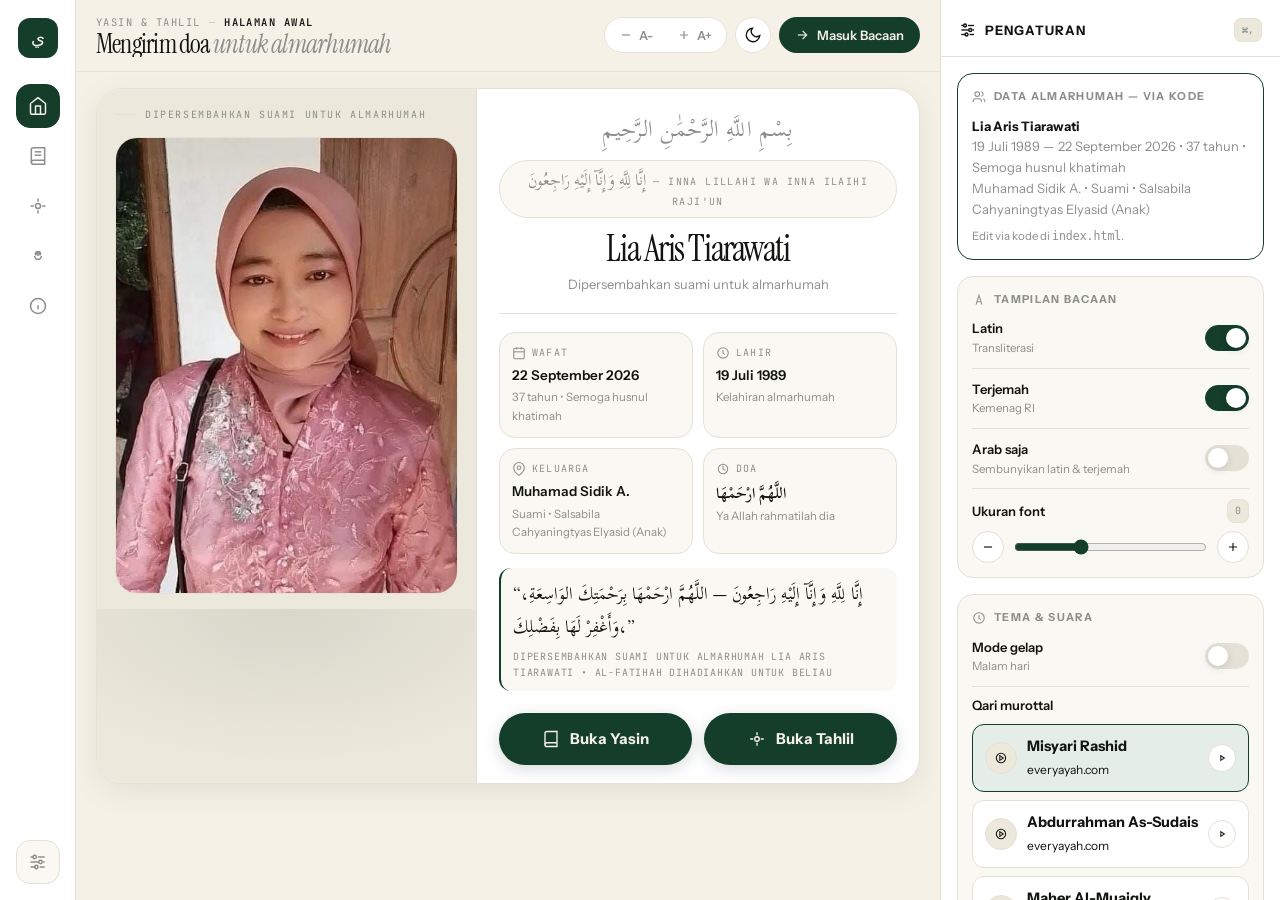
<file: index.html>
<!DOCTYPE html>
<html lang="id">
<head>
<meta charset="utf-8">
<meta name="viewport" content="width=device-width, initial-scale=1, viewport-fit=cover">
<meta name="description" content="Yasin & Tahlil untuk mengenang Lia Aris Tiarawati (1989–2026) — Dipersembahkan suami untuk almarhumah">
<meta name="theme-color" content="#143D2A">
<title>Yasin & Tahlil — Lia Aris Tiarawati</title>
<link href="https://fonts.googleapis.com/css2?family=Instrument+Serif:ital@0;1&family=Instrument+Sans:wght@400;500;600;700&family=Scheherazade+New:wght@400;700&family=JetBrains+Mono:wght@400;500&display=swap" rel="stylesheet">
<style>

:root{
  --paper:#F6F1E7; --paper-2:#EDE8DC; --ink:#111410; --muted:#8B8F8B; --line:#E6E1D6;
  --card:#FFFFFF; --card-2:#FAF8F3; --accent:#143D2A; --accent-hover:#0F2E1F; --accent-soft:#E4EDE7;
  --gold:#C9A86A; --gold-soft:#F5ECD8; --r-lg:22px; --r-md:16px; --r-pill:999px;
  --arab:31px; --base:14.5px; --shadow:0 8px 32px rgba(17,20,16,.07); --shadow-lg:0 16px 48px rgba(17,20,16,.12);
}
[data-theme="dark"]{
  --paper:#0D1712; --paper-2:#122017; --ink:#EDEEE8; --muted:#8A9A8E; --line:#1E3326;
  --card:#17291E; --card-2:#1B3023; --accent:#D9EADF; --accent-hover:#C5DDCB; --accent-soft:#1E3326;
  --gold:#C9A86A; --gold-soft:#2A2416;
}
*{box-sizing:border-box;margin:0;padding:0}
html{scroll-behavior:smooth;overflow-x:hidden;max-width:100%}
body{font-family:'Instrument Sans',system-ui,sans-serif;background:var(--paper);color:var(--ink);font-size:var(--base);line-height:1.6;-webkit-font-smoothing:antialiased;overflow-x:hidden;max-width:100vw}
button{font-family:inherit}
.ico{width:18px;height:18px;display:inline-block;flex-shrink:0}
.ico-14{width:14px;height:14px}
.ico-20{width:20px;height:20px}

/* SHELL */
.shell{max-width:1280px;margin:0 auto;display:grid;grid-template-columns:76px 1fr 340px;min-height:100vh;max-width:100vw;overflow:hidden}
.rail{position:sticky;top:0;height:100vh;border-right:1px solid var(--line);background:var(--card);display:flex;flex-direction:column;align-items:center;padding:18px 0 16px;gap:8px;z-index:20}
.rail-logo{width:40px;height:40px;background:var(--accent);color:var(--paper);border-radius:12px;display:grid;place-items:center;font-family:'Instrument Serif',serif;font-size:18px}
[data-theme="dark"] .rail-logo{background:var(--accent);color:#0D1712}
.rail-nav{display:flex;flex-direction:column;gap:6px;margin-top:18px;flex:1}
.rail-btn{width:44px;height:44px;border-radius:14px;border:1px solid transparent;background:transparent;display:grid;place-items:center;cursor:pointer;color:var(--muted);transition:.18s}
.rail-btn:hover{background:var(--card-2);border-color:var(--line);color:var(--ink)}
.rail-btn.active{background:var(--accent);color:var(--paper);border-color:var(--accent)}
[data-theme="dark"] .rail-btn.active{color:#0D1712}
.rail-foot{margin-top:auto;display:flex;flex-direction:column;gap:8px}
.rail-foot .rail-btn{border-color:var(--line);background:var(--card-2)}

.main{min-width:0;max-width:100%;overflow:hidden;padding-bottom:40px}
.topbar{position:sticky;top:0;z-index:10;background:color-mix(in srgb,var(--paper) 92%, transparent);backdrop-filter:blur(10px);border-bottom:1px solid var(--line);display:flex;align-items:center;gap:14px;padding:14px 20px;max-width:100%}
.topbar-left{min-width:0;flex:1}
.crumb{font-family:'JetBrains Mono',monospace;font-size:10.5px;letter-spacing:.14em;text-transform:uppercase;color:var(--muted);display:flex;align-items:center;gap:8px;flex-wrap:wrap}
.crumb b{color:var(--ink);font-weight:600}
.topbar h1{font-family:'Instrument Serif',serif;font-size:26px;font-weight:400;letter-spacing:-.03em;line-height:1;white-space:nowrap;overflow:hidden;text-overflow:ellipsis}
.topbar h1 i{font-style:italic;color:var(--muted);font-weight:400}
.top-actions{margin-left:auto;display:flex;align-items:center;gap:8px;flex-shrink:0;flex-wrap:wrap;justify-content:flex-end}
.ctrl{height:36px;border:1px solid var(--line);background:var(--card);border-radius:var(--r-pill);display:flex;align-items:center;gap:0;padding:2px;flex-shrink:0}
.ctrl button{height:30px;padding:0 12px;border:none;background:transparent;border-radius:var(--r-pill);cursor:pointer;font-size:12.5px;font-weight:600;color:var(--muted);display:flex;align-items:center;gap:6px}
.btn-icon{width:36px;height:36px;border-radius:50%;border:1px solid var(--line);background:var(--card);display:grid;place-items:center;cursor:pointer;color:var(--ink);flex-shrink:0}
.btn-accent{height:36px;padding:0 16px;border-radius:var(--r-pill);border:none;background:var(--accent);color:var(--paper);font-weight:600;font-size:13px;cursor:pointer;display:flex;align-items:center;gap:8px;white-space:nowrap;flex-shrink:0}
[data-theme="dark"] .btn-accent{color:#0D1712}
.btn-accent .label-long{display:inline}
.btn-accent .label-short{display:none}

/* ===== COVER / HALAMAN AWAL ===== */
.cover-wrap{padding:16px 20px 0;max-width:100%}
.cover-card{
  background:var(--card);border:1px solid var(--line);border-radius:26px;overflow:hidden;
  display:grid;grid-template-columns:380px 1fr;min-height:580px;box-shadow:var(--shadow)
}
.cover-media{
  background:var(--paper-2);border-right:1px solid var(--line);padding:18px;
  display:flex;flex-direction:column;gap:14px;position:relative;overflow:hidden
}
.cover-media::after{
  content:"";position:absolute;inset:auto -30% -30% -30%;height:55%;
  background:radial-gradient(420px 220px at 50% 0%, color-mix(in srgb,var(--accent) 10%, transparent), transparent 70%);
  pointer-events:none
}
.eyebrow{font-family:'JetBrains Mono',monospace;font-size:10px;letter-spacing:.16em;text-transform:uppercase;color:var(--muted);display:flex;align-items:center;gap:8px}
.eyebrow i{width:22px;height:1px;background:var(--line);display:block}
.photo-frame{
  aspect-ratio:3/4;min-height:420px;border-radius:22px;overflow:hidden;background:var(--card);border:1px solid var(--line);
  position:relative;display:grid;place-items:center
}
.photo-frame img{width:100%;height:100%;object-fit:cover;display:block}
.photo-frame .placeholder{padding:24px;text-align:center;color:var(--muted)}
.photo-frame .ph-icon{width:56px;height:56px;border-radius:16px;background:var(--paper-2);border:1px solid var(--line);display:grid;place-items:center;margin:0 auto 10px;color:var(--muted)}
.photo-actions{display:flex;gap:8px;flex-wrap:wrap;position:relative}
.btn-sm{height:32px;padding:0 12px;border-radius:999px;border:1px solid var(--line);background:var(--card);font-size:12.5px;font-weight:600;cursor:pointer;display:flex;align-items:center;gap:6px;color:var(--ink);white-space:nowrap}
.btn-sm.primary{background:var(--ink);color:var(--paper);border-color:var(--ink)}
[data-theme="dark"] .btn-sm.primary{background:var(--accent);color:#0D1712;border-color:var(--accent)}
.hint{font-size:11.5px;color:var(--muted);line-height:1.5}

.cover-body{padding:22px 22px 18px;display:flex;flex-direction:column;gap:14px;min-width:0}
.basmalah{font-family:'Scheherazade New',serif;font-size:22px;text-align:center;color:var(--muted);letter-spacing:.02em}
.istirja{font-family:'JetBrains Mono',monospace;font-size:10px;letter-spacing:.14em;text-transform:uppercase;color:var(--muted);text-align:center;border:1px solid var(--line);background:var(--card-2);border-radius:999px;padding:7px 10px;width:fit-content;margin:0 auto}
.arab-inline{font-family:'Scheherazade New',serif;font-size:16px;letter-spacing:0;text-transform:none;line-height:1.6}
.arab-quote{font-family:'Scheherazade New',serif;font-size:17px;line-height:1.9}
.name{font-family:'Instrument Serif',serif;font-size:36px;line-height:.95;letter-spacing:-.04em;text-align:center;overflow-wrap:break-word}
.name em{font-style:italic;color:var(--muted);font-weight:400}
.bin{font-size:13px;color:var(--muted);text-align:center;margin-top:-6px}
.divider-soft{height:1px;background:var(--line);margin:4px 0}
.meta-grid{display:grid;grid-template-columns:1fr 1fr;gap:10px}
.meta{border:1px solid var(--line);background:var(--card-2);border-radius:16px;padding:12px;min-width:0}
.meta-label{font-family:'JetBrains Mono',monospace;font-size:10px;letter-spacing:.12em;text-transform:uppercase;color:var(--muted);display:flex;align-items:center;gap:6px}
.meta-value{font-size:13.5px;font-weight:600;margin-top:4px;overflow-wrap:break-word}
.meta-sub{font-size:11.5px;color:var(--muted);margin-top:2px}
.quote{border-left:2px solid var(--accent);padding:10px 12px;background:var(--card-2);border-radius:12px;font-size:13px;color:var(--ink);line-height:1.6}
.quote small{display:block;font-family:'JetBrains Mono',monospace;font-size:10px;letter-spacing:.08em;text-transform:uppercase;color:var(--muted);margin-top:6px}
.cta-row{display:flex;gap:12px;flex-wrap:wrap;margin-top:auto;padding-top:8px}
.cta-primary{flex:1 1 0;min-width:0;height:52px;padding:0 22px;border-radius:999px;border:none;background:var(--accent);color:var(--paper);font-weight:700;font-size:15px;cursor:pointer;display:flex;align-items:center;justify-content:center;gap:10px;box-shadow:0 4px 16px rgba(20,61,42,.18)}
.cta-secondary{flex:1 1 0;min-width:0;height:52px;padding:0 22px;border-radius:999px;border:none;background:var(--accent);color:var(--paper);font-weight:700;font-size:15px;cursor:pointer;display:flex;align-items:center;justify-content:center;gap:10px;white-space:nowrap;box-shadow:0 4px 16px rgba(20,61,42,.18)}
.cta-secondary:hover,.cta-primary:hover{filter:brightness(1.06);transform:translateY(-1px)}
[data-theme="dark"] .cta-primary,[data-theme="dark"] .cta-secondary{background:var(--accent);color:#0D1712;border:none}
.cta-note{font-size:11px;color:var(--muted);text-align:center}

/* FILTER etc */
.filterbar{margin:16px 20px 0;display:flex;gap:10px;align-items:center;justify-content:center;flex-wrap:wrap;max-width:calc(100% - 40px)}
.search{flex:1;min-width:0;height:42px;background:var(--card);border:1px solid var(--line);border-radius:var(--r-pill);display:flex;align-items:center;gap:10px;padding:0 14px;min-width:160px}
.search input{flex:1;border:none;outline:none;background:transparent;font-size:13.5px;color:var(--ink);min-width:0}
.search kbd{font-family:'JetBrains Mono',monospace;font-size:10px;background:var(--paper-2);border:1px solid var(--line);padding:3px 6px;border-radius:6px;color:var(--muted);flex-shrink:0}
.filter-pills{display:flex;gap:8px;align-items:center;flex-wrap:wrap;justify-content:center;margin:0 auto}
.pill{height:42px;padding:0 14px;border-radius:var(--r-pill);border:1px solid var(--line);background:var(--card);font-size:13px;font-weight:600;cursor:pointer;display:flex;align-items:center;gap:8px;color:var(--muted);white-space:nowrap}
.pill.on{background:var(--ink);color:var(--paper);border-color:var(--ink)}
[data-theme="dark"] .pill.on{background:var(--accent);color:#0D1712;border-color:var(--accent)}
.segwrap{margin:16px 20px 0;max-width:calc(100% - 40px);overflow:hidden}
.segtabs{display:inline-flex;max-width:100%;background:var(--card);border:1px solid var(--line);border-radius:var(--r-pill);padding:3px;gap:3px;overflow-x:auto;scrollbar-width:none;-webkit-overflow-scrolling:touch}
.segtabs::-webkit-scrollbar{display:none}
.segtabs button{height:34px;padding:0 16px;border-radius:var(--r-pill);border:none;background:transparent;font-size:13px;font-weight:600;cursor:pointer;color:var(--muted);display:flex;align-items:center;gap:7px;white-space:nowrap;flex-shrink:0}
.segtabs button.active{background:var(--ink);color:var(--paper)}
[data-theme="dark"] .segtabs button.active{background:var(--accent);color:#0D1712}
.list{padding:14px 20px 20px;display:flex;flex-direction:column;gap:12px;max-width:100%}
.ayah{display:grid;grid-template-columns:72px 1fr;gap:0;background:var(--card);border:1px solid var(--line);border-radius:var(--r-lg);overflow:hidden;max-width:100%}
.ayah-side{background:var(--card-2);border-right:1px solid var(--line);padding:14px 10px;display:flex;flex-direction:column;align-items:center;gap:10px}
.num{width:36px;height:36px;border-radius:12px;background:var(--ink);color:var(--paper);display:grid;place-items:center;font-family:'JetBrains Mono',monospace;font-size:12px;font-weight:600}
[data-theme="dark"] .num{background:var(--accent);color:#0D1712}
.ayah-side small{font-family:'JetBrains Mono',monospace;font-size:10px;letter-spacing:.08em;color:var(--muted);text-align:center;line-height:1.3}
.mini{width:32px;height:32px;border-radius:10px;border:1px solid var(--line);background:var(--card);display:grid;place-items:center;cursor:pointer;color:var(--muted)}
.ayah-body{padding:16px 16px 14px;min-width:0;overflow:hidden}
.arab{font-family:'Scheherazade New',serif}
.ayah-body .arab{font-family:'Scheherazade New',serif;font-size:var(--arab);line-height:2;text-align:right;direction:rtl;color:var(--ink);overflow-wrap:break-word;word-break:break-word}
.latin{margin-top:10px;font-size:13px;color:var(--muted);font-style:italic;line-height:1.7;background:var(--card-2);border:1px dashed var(--line);border-radius:12px;padding:8px 10px;overflow-wrap:break-word}
.terjemah{margin-top:10px;font-size:13.5px;color:var(--ink);line-height:1.65;border-left:2px solid var(--accent);padding-left:12px;opacity:.92;overflow-wrap:break-word}
.ayah-foot{margin-top:12px;display:flex;gap:8px;align-items:center;flex-wrap:wrap;border-top:1px solid var(--line);padding-top:10px}
.tag{font-family:'JetBrains Mono',monospace;font-size:10px;letter-spacing:.08em;text-transform:uppercase;color:var(--muted);background:var(--paper-2);border:1px solid var(--line);padding:4px 8px;border-radius:999px;white-space:nowrap}

/* HERO mini for inner pages */
.hero-mini{margin:16px 20px 0;background:var(--card);border:1px solid var(--line);border-radius:18px;padding:14px 16px;display:flex;align-items:center;gap:12px;flex-wrap:wrap}
.hero-mini b{font-size:13px}
.hero-mini small{color:var(--muted);font-size:11px}

/* RIGHT */
.right{position:sticky;top:0;height:100vh;overflow:auto;border-left:1px solid var(--line);background:var(--card);display:flex;flex-direction:column;max-width:100%}
.right-head{padding:18px 18px 14px;border-bottom:1px solid var(--line);display:flex;align-items:center;justify-content:space-between;position:sticky;top:0;background:var(--card);z-index:2}
.right-head h3{font-size:13px;letter-spacing:.08em;text-transform:uppercase;font-weight:700;display:flex;align-items:center;gap:8px}
.right-body{padding:16px 16px 24px;display:flex;flex-direction:column;gap:16px}
.group{border:1px solid var(--line);border-radius:16px;padding:14px;background:var(--card-2);max-width:100%}
.group h4{font-size:11px;letter-spacing:.12em;text-transform:uppercase;color:var(--muted);font-weight:700;margin-bottom:10px;display:flex;align-items:center;gap:8px}
.row{display:flex;align-items:center;justify-content:space-between;gap:10px;padding:10px 0;border-bottom:1px solid var(--line)}
.row:last-child{border-bottom:none;padding-bottom:0}
.row:first-of-type{padding-top:0}
.row-label{font-size:13px;font-weight:600}
.row-hint{font-size:11.5px;color:var(--muted)}
.field{display:flex;flex-direction:column;gap:6px;margin-top:8px}
.field label{font-size:11px;letter-spacing:.08em;text-transform:uppercase;color:var(--muted);font-weight:700}
.field input,.field textarea,.field select{width:100%;border:1px solid var(--line);background:var(--card);border-radius:12px;padding:10px 12px;font-size:13px;color:var(--ink);outline:none}
.field textarea{min-height:72px;resize:vertical}
.switch{width:44px;height:26px;background:var(--line);border-radius:999px;position:relative;cursor:pointer;transition:.2s;border:1px solid var(--line);flex-shrink:0}
.switch i{position:absolute;top:2px;left:2px;width:20px;height:20px;background:var(--card);border-radius:50%;box-shadow:0 2px 8px rgba(0,0,0,.12);transition:.2s}
.switch.on{background:var(--accent);border-color:var(--accent)}
.switch.on i{transform:translateX(18px)}
.range{display:flex;align-items:center;gap:10px;width:100%}
.range input{flex:1;accent-color:var(--accent);min-width:0}
.qaris{display:flex;flex-direction:column;gap:8px}
.qari{padding:10px 12px;border-radius:12px;border:1px solid var(--line);background:var(--card);display:flex;align-items:center;gap:10px;cursor:pointer;min-width:0}
.qari.active{border-color:var(--accent);background:var(--accent-soft)}
.play-mini{margin-left:auto;width:28px;height:28px;border-radius:50%;border:1px solid var(--line);background:var(--card);display:grid;place-items:center;flex-shrink:0}

/* DOCK */
.bottom-dock{display:none}
.dock{position:fixed;left:50%;transform:translateX(-50%);bottom:max(14px, env(safe-area-inset-bottom));z-index:30;background:var(--ink);border:1px solid color-mix(in srgb,var(--ink) 85%, white);border-radius:999px;padding:6px;display:flex;gap:6px;box-shadow:var(--shadow-lg);max-width:calc(100vw - 16px);overflow:hidden}
.dock button{height:44px;padding:0 14px;border-radius:999px;border:none;background:transparent;color:rgba(255,255,255,.72);font-weight:600;font-size:13px;cursor:pointer;display:flex;align-items:center;gap:8px;transition:.18s;white-space:nowrap;flex-shrink:0}
.dock button.active{background:var(--paper);color:var(--ink)}
.dock-cta{height:44px;width:44px;min-width:44px;border-radius:50%;background:var(--gold);color:#1A1200;border:none;display:grid;place-items:center;cursor:pointer;flex-shrink:0}
/* Dark: dock tetap gelap, tidak ikut invert --ink/--paper (washed di screenshot) */
[data-theme="dark"] .dock{background:var(--card);border-color:var(--line);box-shadow:0 8px 32px rgba(0,0,0,.45)}
[data-theme="dark"] .dock button{color:var(--muted)}
[data-theme="dark"] .dock button:hover{color:var(--ink)}
[data-theme="dark"] .dock button.active{background:var(--accent);color:#0D1712}
[data-theme="dark"] .dock-cta{background:var(--gold);color:#0D1712}
.panel{display:none}
.panel.active{display:block}
.info-grid{display:grid;grid-template-columns:1fr 1fr;gap:12px;padding:14px 20px;max-width:100%}
.info-card{background:var(--card);border:1px solid var(--line);border-radius:16px;padding:16px;min-width:0;overflow-wrap:break-word}
.kbd{font-family:'JetBrains Mono',monospace;font-size:10px;background:var(--paper-2);border:1px solid var(--line);padding:3px 7px;border-radius:7px;color:var(--muted);white-space:nowrap}
.scrim{display:none;position:fixed;inset:0;background:rgba(0,0,0,.32);backdrop-filter:blur(2px);z-index:40}
.scrim.show{display:block}
.drawer{position:fixed;top:0;right:0;bottom:0;width:min(380px,92vw);background:var(--card);border-left:1px solid var(--line);z-index:45;transform:translateX(100%);transition:.24s;overflow:auto;display:flex;flex-direction:column}
.drawer.show{transform:translateX(0)}

@media(max-width:1100px){
  .shell{grid-template-columns:76px 1fr}
  .right{display:none}
  .cover-card{grid-template-columns:320px 1fr}
}
@media(max-width:760px){
  .shell{grid-template-columns:1fr}
  .rail{display:none}
  .main{padding-bottom:96px}
  .topbar{padding:10px 12px;gap:10px}
  .topbar h1{font-size:18px;white-space:normal;line-height:1.1}
  .crumb{font-size:9.5px}
  .top-actions{gap:6px}
  .ctrl{height:34px}
  .btn-accent{height:34px;padding:0 12px;font-size:12px}
  .btn-accent .label-long{display:none}
  .btn-accent .label-short{display:inline}
  .cover-wrap{padding:10px 12px 0}
  .cover-card{grid-template-columns:1fr;border-radius:18px;min-height:auto}
  .cover-media{border-right:none;border-bottom:1px solid var(--line);padding:14px}
  .photo-frame{aspect-ratio:3/4;min-height:320px}
  .cover-body{padding:16px 14px}
  .name{font-size:28px}
  .basmalah{font-size:18px}
  .meta-grid{grid-template-columns:1fr 1fr;gap:8px}
  .meta{padding:10px}
  .cta-row{flex-direction:row;gap:10px;flex-wrap:nowrap}
  .cta-primary,.cta-secondary{flex:1 1 0;min-width:0;width:auto;height:50px;font-size:14px;padding:0 14px;gap:8px}
  .filterbar{margin:10px 12px 0;max-width:calc(100% - 24px);gap:8px;justify-content:center}
  .search{height:40px;flex-basis:100%}
  .filter-pills{width:100%;justify-content:center;flex-wrap:wrap;padding-bottom:2px}
  .filter-pills::-webkit-scrollbar{display:none}
  .pill{height:36px;padding:0 12px;font-size:12.5px;flex-shrink:0}
  .segwrap{margin:10px 12px 0;max-width:calc(100% - 24px)}
  .segtabs{width:100%}
  .list{padding:10px 12px 20px}
  .ayah{grid-template-columns:52px 1fr;border-radius:18px}
  .ayah-body{padding:12px}
  .bottom-dock{display:block}
  .info-grid{grid-template-columns:1fr;padding:10px 12px}
  .dock{padding:5px;gap:4px}
  .dock button{height:40px;padding:0 11px;font-size:12px}
}
@media(max-width:380px){
  .meta-grid{grid-template-columns:1fr}
  .cta-primary,.cta-secondary{height:48px;font-size:13.5px;padding:0 12px}
}


/* === Modern motion — unhurried / mahal === */
@keyframes fadeIn{from{opacity:0}to{opacity:1}}
@keyframes fadeInUp{from{opacity:0;transform:translateY(14px)}to{opacity:1;transform:translateY(0)}}
@keyframes scaleIn{from{opacity:0;transform:scale(.97)}to{opacity:1;transform:scale(1)}}
.panel.active{animation:fadeIn .52s ease}
.cover-card{animation:scaleIn .92s cubic-bezier(.16,1,.3,1) both}
.ayah{opacity:0;animation:fadeInUp .72s cubic-bezier(.16,1,.3,1) both}
.ayah.in-view{opacity:1}
.rail-btn,.dock button,.pill,.segtabs button,.btn-accent,.cta-primary,.cta-secondary{transition:transform .26s cubic-bezier(.16,1,.3,1), background .26s, color .26s, box-shadow .26s, border-color .26s}
.rail-btn:active,.dock button:active,.pill:active{transform:scale(.96)}
.cover-media .photo-frame img{transition:transform .85s cubic-bezier(.16,1,.3,1)}
.cover-media .photo-frame:hover img{transform:scale(1.03)}
@media(prefers-reduced-motion:reduce){*{animation:none!important;transition:none!important}}

</style>
</head>
<body>
<div class="shell">
  <aside class="rail" aria-label="Navigasi">
    <div class="rail-logo">ي</div>
    <nav class="rail-nav">
      <button class="rail-btn active" data-tab="cover" aria-label="Halaman Awal"><svg class="ico ico-20" viewBox="0 0 24 24" fill="none" stroke="currentColor" stroke-width="1.8" stroke-linecap="round" stroke-linejoin="round"><path d="M3 9l9-7 9 7v11a2 2 0 0 1-2 2H5a2 2 0 0 1-2-2z"/><path d="M9 22V12h6v10"/></svg></button>
      <button class="rail-btn" data-tab="yasin" aria-label="Yasin"><svg class="ico ico-20" viewBox="0 0 24 24" fill="none" stroke="currentColor" stroke-width="1.8"><path d="M4 19.5A2.5 2.5 0 0 1 6.5 17H20"/><path d="M6.5 2H20v20H6.5A2.5 2.5 0 0 1 4 19.5v-15A2.5 2.5 0 0 1 6.5 2z"/><path d="M8 7h8"/><path d="M8 11h8"/></svg></button>
      <button class="rail-btn" data-tab="tahlil" aria-label="Tahlil"><svg class="ico ico-20" viewBox="0 0 24 24" fill="none" stroke="currentColor" stroke-width="1.8"><circle cx="12" cy="12" r="3"/><path d="M12 7V3M12 21v-4M7 12H3M21 12h-4"/></svg></button>
      <button class="rail-btn" data-tab="doa" aria-label="Doa"><svg class="ico ico-20" viewBox="0 0 24 24" fill="none" stroke="currentColor" stroke-width="1.8"><path d="M9 11V9a2 2 0 0 1 2-2h1a2 2 0 0 1 2 2v2"/><path d="M15 11V9a2 2 0 0 0-2-2h-1a2 2 0 0 0-2 2v2"/><path d="M8 12c0 2.2 1.8 4 4 4s4-1.8 4-4"/><path d="M12 7v5"/></svg></button>
      <button class="rail-btn" data-tab="info" aria-label="Info"><svg class="ico ico-20" viewBox="0 0 24 24" fill="none" stroke="currentColor" stroke-width="1.8"><circle cx="12" cy="12" r="9"/><path d="M12 11v5"/><path d="M12 8h.01"/></svg></button>
    </nav>
    <div class="rail-foot"><button class="rail-btn" id="railSettings" aria-label="Pengaturan"><svg class="ico ico-20" viewBox="0 0 24 24" fill="none" stroke="currentColor" stroke-width="1.8"><path d="M3 6h4"/><path d="M12 6h8"/><circle cx="8" cy="6" r="2"/><path d="M3 12h10"/><path d="M18 12h2"/><circle cx="15" cy="12" r="2"/><path d="M3 18h6"/><path d="M14 18h6"/><circle cx="10" cy="18" r="2"/></svg></button></div>
  </aside>

  <main class="main">
    <header class="topbar">
      <div class="topbar-left">
        <div class="crumb"><span>YASIN & TAHLIL</span> <span style="opacity:.4">—</span> <b id="crumbTitle">Halaman Awal</b></div>
        <h1 id="topTitle">Mengirim doa <i>untuk almarhumah</i></h1>
      </div>
      <div class="top-actions">
        <div class="ctrl"><button id="btnMinus"><svg class="ico ico-14" viewBox="0 0 24 24" fill="none" stroke="currentColor" stroke-width="2"><path d="M5 12h14"/></svg> A-</button><button id="btnPlus"><svg class="ico ico-14" viewBox="0 0 24 24" fill="none" stroke="currentColor" stroke-width="2"><path d="M12 5v14M5 12h14"/></svg> A+</button></div>
        <button class="btn-icon" id="btnTheme" aria-label="Tema"><svg class="ico" viewBox="0 0 24 24" fill="none" stroke="currentColor" stroke-width="1.8"><path d="M21 12.79A9 9 0 1 1 11.21 3 7 7 0 0 0 21 12.79z"/></svg></button>
        <button class="btn-accent" id="btnMasuk"><svg class="ico ico-14" viewBox="0 0 24 24" fill="none" stroke="currentColor" stroke-width="2"><path d="M5 12h14"/><path d="M13 5l7 7-7 7"/></svg> <span class="label-long">Masuk Bacaan</span><span class="label-short">Masuk</span></button>
      </div>
    </header>

    <!-- COVER PANEL — HALAMAN AWAL -->
    <div class="panel active" id="panel-cover">
      <div class="cover-wrap">
        <div class="cover-card" id="coverCard">
          <!-- MEDIA / FOTO -->
          <div class="cover-media">
            <div class="eyebrow"><i></i> Dipersembahkan suami untuk almarhumah</div>
            <div class="photo-frame" id="photoFrame">
              <img id="photoImg" alt="Foto Lia Aris Tiarawati" style="display:none">
              <div class="placeholder" id="photoPh">
                <div class="ph-icon"><svg class="ico ico-20" viewBox="0 0 24 24" fill="none" stroke="currentColor" stroke-width="1.6"><path d="M20 21a8 8 0 0 0-16 0"/><circle cx="12" cy="8" r="5"/><path d="M12 13v-2"/></svg></div>
                <div style="font-size:13px;font-weight:600;color:var(--ink)">Foto almarhumah</div>
                <div style="font-size:11.5px;margin-top:4px">Memuat foto</div>
              </div>
            </div>
            
          </div>
          <!-- BODY / DATA -->
          <div class="cover-body">
            <div class="basmalah">بِسْمِ اللَّهِ الرَّحْمَٰنِ الرَّحِيمِ</div>
            <div class="istirja"><span class="arab-inline">إِنَّا لِلَّهِ وَإِنَّآ إِلَيْهِ رَاجِعُونَ</span> — Inna lillahi wa inna ilaihi raji'un</div>
            <div class="name" id="vName">Lia Aris Tiarawati <em></em></div>
            <div class="bin" id="vBin">Dipersembahkan suami untuk almarhumah</div>
            <div class="divider-soft"></div>
            <div class="meta-grid">
              <div class="meta"><div class="meta-label"><svg class="ico ico-14" viewBox="0 0 24 24" fill="none" stroke="currentColor" stroke-width="1.8"><path d="M8 2v4"/><path d="M16 2v4"/><rect x="3" y="4" width="18" height="18" rx="2"/><path d="M3 10h18"/></svg> Wafat</div><div class="meta-value" id="vWafat">22 September 2026</div><div class="meta-sub" id="vWafatHijri">37 tahun • Semoga husnul khatimah</div></div>
              <div class="meta"><div class="meta-label"><svg class="ico ico-14" viewBox="0 0 24 24" fill="none" stroke="currentColor" stroke-width="1.8"><circle cx="12" cy="12" r="9"/><path d="M12 7v5l3 3"/></svg> Lahir</div><div class="meta-value" id="vLahir">19 Juli 1989</div><div class="meta-sub">Kelahiran almarhumah</div></div>
              <div class="meta"><div class="meta-label"><svg class="ico ico-14" viewBox="0 0 24 24" fill="none" stroke="currentColor" stroke-width="1.8"><path d="M21 10c0 7-9 13-9 13S3 17 3 10a9 9 0 0 1 18 0z"/><circle cx="12" cy="10" r="3"/></svg> Keluarga</div><div class="meta-value" id="vTempat">Muhamad Sidik A.</div><div class="meta-sub" id="vAlamat">Suami • Salsabila Cahyaningtyas Elyasid (Anak)</div></div>
              <div class="meta"><div class="meta-label"><svg class="ico ico-14" viewBox="0 0 24 24" fill="none" stroke="currentColor" stroke-width="1.8"><path d="M12 20a8 8 0 1 0 0-16 8 8 0 0 0 0 16z"/><path d="M12 6v6l4 2"/></svg> Doa</div><div class="meta-value arab" style="font-size:15px">اللَّهُمَّ ارْحَمْهَا</div><div class="meta-sub">Ya Allah rahmatilah dia</div></div>
            </div>
            <div class="quote" id="vQuote"><span class="arab-quote">“إِنَّا لِلَّهِ وَإِنَّآ إِلَيْهِ رَاجِعُونَ — اللَّهُمَّ ارْحَمْهَا بِرَحْمَتِكَ الوَاسِعَةِ، وَأَغْفِرْ لَهَا بِفَضْلِكَ.”</span><small>Dipersembahkan suami untuk almarhumah Lia Aris Tiarawati • Al-Fatihah dihadiahkan untuk beliau</small></div>
            <div class="cta-row">
              <button class="cta-primary" data-jump="yasin"><svg class="ico" viewBox="0 0 24 24" fill="none" stroke="currentColor" stroke-width="1.8"><path d="M4 19.5A2.5 2.5 0 0 1 6.5 17H20"/><path d="M6.5 2H20v20H6.5A2.5 2.5 0 0 1 4 19.5v-15A2.5 2.5 0 0 1 6.5 2z"/></svg> Buka Yasin</button>
              <button class="cta-secondary" data-jump="tahlil"><svg class="ico" viewBox="0 0 24 24" fill="none" stroke="currentColor" stroke-width="1.8"><circle cx="12" cy="12" r="3"/><path d="M12 7V3M12 21v-4M7 12H3M21 12h-4"/></svg> Buka Tahlil</button></div>
            
          </div>
        </div>
      </div>
    </div>

    <!-- YASIN -->
    <div class="panel" id="panel-yasin">
      <div class="hero-mini"><svg class="ico ico-14" viewBox="0 0 24 24" fill="none" stroke="currentColor" stroke-width="1.8"><path d="M4 19.5A2.5 2.5 0 0 1 6.5 17H20"/><path d="M6.5 2H20v20H6.5A2.5 2.5 0 0 1 4 19.5v-15A2.5 2.5 0 0 1 6.5 2z"/></svg> <div><b>Dihadiahkan untuk <span class="js-name">Lia Aris Tiarawati</span></b> <small> • Surah Yasin 36 — 83 ayat</small></div></div>
      <div class="filterbar"><label class="search"><svg class="ico" viewBox="0 0 24 24" fill="none" stroke="currentColor" stroke-width="1.8"><circle cx="11" cy="11" r="7"/><path d="M20 20l-3.5-3.5"/></svg><input id="search" placeholder="Cari ayat: &quot;hikmah&quot;, &quot;rahmat&quot;"><kbd>/</kbd></label><div class="filter-pills"><button class="pill on" id="pillLatin"><svg class="ico ico-14" viewBox="0 0 24 24" fill="none" stroke="currentColor" stroke-width="1.8"><path d="M7 20L12 4L17 20"/><path d="M9 15H15"/></svg> Latin</button><button class="pill on" id="pillTerjemah"><svg class="ico ico-14" viewBox="0 0 24 24" fill="none" stroke="currentColor" stroke-width="1.8"><path d="M2 12h20"/><path d="M12 2a15 15 0 0 1 0 20"/><path d="M12 2a15 15 0 0 0 0 20"/><path d="M16 8l2 2-2 2"/><path d="M8 16l-2-2 2-2"/></svg> Terjemah</button><button class="pill" id="pillArabOnly"><svg class="ico ico-14" viewBox="0 0 24 24" fill="none" stroke="currentColor" stroke-width="1.8"><path d="M8 20c1.5-2 2.5-4 2.5-7V8"/><path d="M12 13c0 2 1.2 3.5 3 4"/><path d="M14 8v5"/><circle cx="16" cy="6" r="1.2" fill="currentColor" stroke="none"/></svg> Arab saja</button></div></div>
      <div id="audioStatus" style="margin:8px 20px 0;font-size:11px;color:var(--muted);min-height:14px"></div><div class="list" id="list-yasin"><div style="text-align:center;padding:24px;color:var(--muted)">Memuat 83 ayat Yasin…</div></div>
    </div>
    <div class="panel" id="panel-tahlil"><div class="hero-mini"><svg class="ico ico-14" viewBox="0 0 24 24" fill="none" stroke="currentColor" stroke-width="1.8"><circle cx="12" cy="12" r="3"/><path d="M12 7V3M12 21v-4M7 12H3M21 12h-4"/></svg> <div><b>Tahlil untuk <span class="js-name">Lia Aris Tiarawati</span></b> <small> • <span id="tahlilCount">35 bait</span></small></div></div><div class="filterbar" style="justify-content:center"><div class="filter-pills"><button class="pill on" id="pillLatinT"><svg class="ico ico-14" viewBox="0 0 24 24" fill="none" stroke="currentColor" stroke-width="1.8"><path d="M7 20L12 4L17 20"/><path d="M9 15H15"/></svg> Latin</button><button class="pill on" id="pillTerjemahT"><svg class="ico ico-14" viewBox="0 0 24 24" fill="none" stroke="currentColor" stroke-width="1.8"><path d="M2 12h20"/><path d="M12 2a15 15 0 0 1 0 20"/><path d="M12 2a15 15 0 0 0 0 20"/><path d="M16 8l2 2-2 2"/><path d="M8 16l-2-2 2-2"/></svg> Terjemah</button><button class="pill" id="pillArabOnlyT"><svg class="ico ico-14" viewBox="0 0 24 24" fill="none" stroke="currentColor" stroke-width="1.8"><path d="M8 20c1.5-2 2.5-4 2.5-7V8"/><path d="M12 13c0 2 1.2 3.5 3 4"/><path d="M14 8v5"/><circle cx="16" cy="6" r="1.2" fill="currentColor" stroke="none"/></svg> Arab saja</button></div></div><div class="list" id="list-tahlil"><div style="text-align:center;padding:24px;color:var(--muted)">Memuat 35 bait Tahlil…</div></div></div>
    <div class="panel" id="panel-doa"><div class="hero-mini"><svg class="ico ico-14" viewBox="0 0 24 24" fill="none" stroke="currentColor" stroke-width="1.8"><path d="M9 11V9a2 2 0 0 1 2-2h1a2 2 0 0 1 2 2v2"/><path d="M15 11V9a2 2 0 0 0-2-2h-1a2 2 0 0 0-2 2v2"/><path d="M8 12c0 2.2 1.8 4 4 4s4-1.8 4-4"/><path d="M12 7v5"/></svg> <div><b>Doa penutup</b> <small> • Untuk <span class="js-name">Lia Aris Tiarawati</span> • <span id="doaCount">6 doa</span> penutup</small></div></div><div class="list" id="list-doa"><div style="text-align:center;padding:24px;color:var(--muted)">Memuat doa…</div></div></div>
    <div class="panel" id="panel-info"><div class="info-grid"><div class="info-card"><h4>Tentang</h4><p>Halaman mengenang <b>Lia Aris Tiarawati</b> (19 Juli 1989 – 22 September 2026). Dipersembahkan suami <b>Muhamad Sidik A.</b> untuk almarhumah.</p></div><div class="info-card"><h4>Urutan Tahlil NU (35 bait)</h4><p>Hadiah Fatihah 4 → Al-Ikhlas → Takbir → Al-Falaq → Takbir → An-Nas → Tahmid → Al-Fatihah → Al-Baqarah → Tauhid & Kursi → Akhir Baqarah → Istighasah → Rahmat & Shalawat → Tafrijiyah 3× → Salam & Hasbalah → Istighfar & Dzikir → Tauhid Penutup → Doa Arwah 6.</p></div></div><div class="hero-mini" style="margin:12px 20px"><svg class="ico ico-14" viewBox="0 0 24 24" fill="none" stroke="currentColor" stroke-width="1.8"><circle cx="12" cy="12" r="9"/><path d="M12 11v5M12 8h.01"/></svg> <div><b>Sumber data:</b> Kemenag & quran.nu.or.id • Data Yasin 83 ayat & Tahlil <span id="infoTahlilCount">35</span> bait di-fetch dari JSON.</div></div></div>
  </main>

  <aside class="right" aria-label="Pengaturan"><div class="right-head"><h3><svg class="ico" viewBox="0 0 24 24" fill="none" stroke="currentColor" stroke-width="1.8"><path d="M3 6h4"/><path d="M12 6h8"/><circle cx="8" cy="6" r="2"/><path d="M3 12h10"/><path d="M18 12h2"/><circle cx="15" cy="12" r="2"/><path d="M3 18h6"/><path d="M14 18h6"/><circle cx="10" cy="18" r="2"/></svg> Pengaturan</h3><span class="kbd">⌘,</span></div><div class="right-body" id="rightBody"></div></aside>
</div>
<div class="scrim" id="scrim"></div>
<aside class="drawer" id="drawer" aria-label="Pengaturan"><div class="right-head"><h3><svg class="ico" viewBox="0 0 24 24" fill="none" stroke="currentColor" stroke-width="1.8"><path d="M3 6h4"/><path d="M12 6h8"/><circle cx="8" cy="6" r="2"/><path d="M3 12h10"/><path d="M18 12h2"/><circle cx="15" cy="12" r="2"/><path d="M3 18h6"/><path d="M14 18h6"/><circle cx="10" cy="18" r="2"/></svg> Pengaturan</h3><button class="btn-icon" id="btnCloseDrawer"><svg class="ico" viewBox="0 0 24 24" fill="none" stroke="currentColor" stroke-width="2"><path d="M18 6L6 18M6 6l12 12"/></svg></button></div><div class="right-body" id="drawerBody"></div></aside>
<div class="bottom-dock"><div class="dock" role="tablist">
  <button class="active" data-tab="cover"><svg class="ico" viewBox="0 0 24 24" fill="none" stroke="currentColor" stroke-width="1.8"><path d="M3 9l9-7 9 7v11a2 2 0 0 1-2 2H5a2 2 0 0 1-2-2z"/><path d="M9 22V12h6v10"/></svg> Awal</button>
  <button data-tab="yasin"><svg class="ico" viewBox="0 0 24 24" fill="none" stroke="currentColor" stroke-width="1.8"><path d="M4 19.5A2.5 2.5 0 0 1 6.5 17H20"/><path d="M6.5 2H20v20H6.5A2.5 2.5 0 0 1 4 19.5v-15A2.5 2.5 0 0 1 6.5 2z"/></svg> Yasin</button>
  <button data-tab="tahlil"><svg class="ico" viewBox="0 0 24 24" fill="none" stroke="currentColor" stroke-width="1.8"><circle cx="12" cy="12" r="3"/><path d="M12 7V3M12 21v-4M7 12H3M21 12h-4"/></svg> Tahlil</button>
  <button data-tab="doa"><svg class="ico" viewBox="0 0 24 24" fill="none" stroke="currentColor" stroke-width="1.8"><path d="M9 11V9a2 2 0 0 1 2-2h1a2 2 0 0 1 2 2v2"/><path d="M15 11V9a2 2 0 0 0-2-2h-1a2 2 0 0 0-2 2v2"/><path d="M8 12c0 2.2 1.8 4 4 4s4-1.8 4-4"/><path d="M12 7v5"/></svg> Doa</button>
  <button class="dock-cta" id="dockSettings" aria-label="Pengaturan"><svg class="ico" viewBox="0 0 24 24" fill="none" stroke="currentColor" stroke-width="1.9"><path d="M3 6h4"/><path d="M12 6h8"/><circle cx="8" cy="6" r="2"/><path d="M3 12h10"/><path d="M18 12h2"/><circle cx="15" cy="12" r="2"/><path d="M3 18h6"/><path d="M14 18h6"/><circle cx="10" cy="18" r="2"/></svg></button>
</div></div>
<script>
let YASIN=[],TAHLIL=[],DOA=[];
const _saved = JSON.parse(localStorage.getItem('yt_cover')||'null');
let cover = (_saved && _saved.name==="H. Ahmad Syafi'i") ? null : _saved;
cover = cover || {
  name:"Lia Aris Tiarawati", bin:"", family:"Dipersembahkan suami untuk almarhumah",
  wafat:"22 September 2026", wafatHijri:"37 tahun \u2022 Semoga husnul khatimah",
  acara:"Tahlil & Doa Bersama", acaraSub:"Untuk almarhumah Lia Aris Tiarawati",
  tempat:"Muhamad Sidik A.", alamat:"Suami \u2022 Salsabila Cahyaningtyas Elyasid (Anak)",
  lahir:"19 Juli 1989", quote:"\u201C\u0625\u0650\u0646\u064E\u0651\u0627 \u0644\u0650\u0644\u064E\u0651\u0647\u0650 \u0648\u064E\u0625\u0650\u0646\u064E\u0651\u0622 \u0625\u0650\u0644\u064E\u064A\u0652\u0647\u0650 \u0631\u064E\u0627\u062C\u0650\u0639\u064F\u0648\u0646\u064E \u2014 \u0627\u0644\u0644\u064E\u0651\u0647\u064F\u0645\u064E\u0651 \u0627\u0631\u0652\u062D\u064E\u0645\u0652\u0647\u064E\u0627 \u0628\u0650\u0631\u064E\u062D\u0652\u0645\u064E\u062A\u0650\u0643\u064E \u0627\u0644\u0648\u064E\u0627\u0633\u0650\u0639\u064E\u0629\u0650\u060C \u0648\u064E\u0623\u064E\u063A\u0652\u0641\u0650\u0631\u0652 \u0644\u064E\u0647\u064E\u0627 \u0628\u0650\u0641\u064E\u0636\u0652\u0644\u0650\u0643\u064E\u060C\u201D",
  photo:"assets/img/portrait.jpg"
};
// migrate old photo empty -> set default portrait
if(!cover.photo) cover.photo="assets/img/portrait.jpg";
let prefs={showLatin:true,showTerjemah:true,arabOnly:false,fontScale:0,theme:'light',qari:'Misyari Rashid'};

function saveCover(){ localStorage.setItem('yt_cover', JSON.stringify(cover)); }
function applyCover(){
  const vName=document.getElementById('vName');
  if(vName) vName.innerHTML = cover.bin ? `${cover.name} <em>${cover.bin}</em>` : cover.name;
  const m={
    vBin:cover.family, vWafat:cover.wafat, vWafatHijri:cover.wafatHijri,
    vAcara:cover.acara, vAcaraSub:cover.acaraSub, vTempat:cover.tempat,
    vAlamat:cover.alamat, vLahir:cover.lahir
  };
  for(const [id,val] of Object.entries(m)){
    const el=document.getElementById(id);
    if(el) el.textContent=val;
  }
  const q=document.getElementById('vQuote');
  if(q && q.firstChild) q.firstChild.textContent = cover.quote + ' ';
  document.querySelectorAll('.js-name').forEach(el=> el.textContent = cover.name);
  const img=document.getElementById('photoImg'), ph=document.getElementById('photoPh');
  if(img && ph){
    if(cover.photo){ img.src=cover.photo; img.alt="Foto "+cover.name; img.style.display='block'; ph.style.display='none';
      img.onerror=()=>{ img.style.display='none'; ph.style.display='block'; ph.querySelector('div:nth-child(2)').textContent='Gagal memuat foto'; };
    } else { img.style.display='none'; ph.style.display='block'; }
  }
}
function applyTheme(){ if(prefs.theme==='dark') document.documentElement.setAttribute('data-theme','dark'); else document.documentElement.removeAttribute('data-theme'); document.documentElement.style.setProperty('--base',(14.5+prefs.fontScale*1.2)+'px'); document.documentElement.style.setProperty('--arab',(31+prefs.fontScale*2)+'px'); }

function settingsHTML(){
  return `
  <div class="group" style="border-color:var(--accent);background:var(--card)">
    <h4><svg class="ico ico-14" viewBox="0 0 24 24" fill="none" stroke="currentColor" stroke-width="1.8"><path d="M16 21v-2a4 4 0 0 0-4-4H6a4 4 0 0 0-4 4v2"/><circle cx="9" cy="7" r="4"/><path d="M22 21v-2a4 4 0 0 0-3-3.87"/><path d="M16 3.13a4 4 0 0 1 0 7.75"/></svg> Data Almarhumah — via kode</h4>
    <div style="font-size:13px;line-height:1.6;color:var(--ink)"><b>${cover.name}</b>${cover.bin?' '+cover.bin:''}<br><span style="color:var(--muted)">${cover.lahir} — ${cover.wafat} • ${cover.wafatHijri}</span><br><span style="color:var(--muted)">${cover.tempat} • ${cover.alamat}</span></div>
    <div class="hint" style="margin-top:8px">Edit via kode di <code>index.html</code>.</div>
  </div>
  <div class="group">
    <h4><svg class="ico ico-14" viewBox="0 0 24 24" fill="none" stroke="currentColor" stroke-width="1.8"><path d="M7 20L12 4L17 20"/><path d="M9 15H15"/></svg> Tampilan bacaan</h4>
    <div class="row"><div><div class="row-label">Latin</div><div class="row-hint">Transliterasi</div></div><div class="switch ${prefs.showLatin?'on':''}" data-toggle="showLatin"><i></i></div></div>
    <div class="row"><div><div class="row-label">Terjemah</div><div class="row-hint">Kemenag RI</div></div><div class="switch ${prefs.showTerjemah?'on':''}" data-toggle="showTerjemah"><i></i></div></div>
    <div class="row"><div><div class="row-label">Arab saja</div><div class="row-hint">Sembunyikan latin & terjemah</div></div><div class="switch ${prefs.arabOnly?'on':''}" data-toggle="arabOnly"><i></i></div></div>
    <div class="row" style="flex-direction:column;align-items:stretch;gap:8px"><div style="display:flex;justify-content:space-between;align-items:center"><span class="row-label">Ukuran font</span><span class="kbd">${prefs.fontScale>0?'+'+prefs.fontScale:prefs.fontScale}</span></div><div class="range"><button class="btn-icon" data-act="minus" style="width:32px;height:32px"><svg class="ico ico-14" viewBox="0 0 24 24" fill="none" stroke="currentColor" stroke-width="2"><path d="M5 12h14"/></svg></button><input type="range" min="-2" max="4" value="${prefs.fontScale}" id="sRange"><button class="btn-icon" data-act="plus" style="width:32px;height:32px"><svg class="ico ico-14" viewBox="0 0 24 24" fill="none" stroke="currentColor" stroke-width="2"><path d="M12 5v14M5 12h14"/></svg></button></div></div>
  </div>
  <div class="group">
    <h4><svg class="ico ico-14" viewBox="0 0 24 24" fill="none" stroke="currentColor" stroke-width="1.8"><circle cx="12" cy="12" r="9"/><path d="M12 7v5l3 3"/></svg> Tema & Suara</h4>
    <div class="row"><div><div class="row-label">Mode gelap</div><div class="row-hint">Malam hari</div></div><div class="switch ${prefs.theme==='dark'?'on':''}" data-toggle="theme"><i></i></div></div>
    <div style="margin-top:8px"><div class="row-label" style="margin-bottom:8px">Qari murottal</div><div class="qaris">${['Misyari Rashid','Abdurrahman As-Sudais','Maher Al-Muaiqly'].map(n=>`<div class="qari ${prefs.qari===n?'active':''}" data-qari="${n}"><div style="width:32px;height:32px;border-radius:50%;background:var(--paper-2);border:1px solid var(--line);display:grid;place-items:center"><svg class="ico ico-14" viewBox="0 0 24 24" fill="none" stroke="currentColor" stroke-width="1.8"><path d="M12 20a8 8 0 1 0 0-16 8 8 0 0 0 0 16z"/><path d="M10 8l6 4-6 4z"/></svg></div><div><b>${n}</b><br><small>everyayah.com</small></div><div class="play-mini"><svg class="ico ico-14" viewBox="0 0 24 24" fill="none" stroke="currentColor" stroke-width="1.8"><path d="M10 8l6 4-6 4z"/></svg></div></div>`).join('')}</div></div>
  </div>`;
}
function bindSettings(root){
  root.querySelectorAll('.switch[data-toggle]').forEach(sw=>{ sw.onclick=()=>{ const k=sw.dataset.toggle; if(k==='theme')prefs.theme=prefs.theme==='dark'?'light':'dark'; else if(k==='arabOnly'){prefs.arabOnly=!prefs.arabOnly; if(prefs.arabOnly){prefs.showLatin=false;prefs.showTerjemah=false}} else prefs[k]=!prefs[k]; if(k==='showLatin'&&prefs.showLatin)prefs.arabOnly=false; if(k==='showTerjemah'&&prefs.showTerjemah)prefs.arabOnly=false; refresh(); }});
  const r=root.querySelector('#sRange'); if(r) r.oninput=e=>{prefs.fontScale=parseInt(e.target.value,10);refresh()};
  root.querySelectorAll('[data-act="minus"]').forEach(b=> b.onclick=()=>{prefs.fontScale=Math.max(-2,prefs.fontScale-1);refresh()});
  root.querySelectorAll('[data-act="plus"]').forEach(b=> b.onclick=()=>{prefs.fontScale=Math.min(4,prefs.fontScale+1);refresh()});
  root.querySelectorAll('.qari').forEach(el=> el.onclick=()=>{prefs.qari=el.dataset.qari;refresh()});

}
function refresh(){
  applyTheme(); applyCover();
  const rb=document.getElementById('rightBody'), db=document.getElementById('drawerBody');
  if(rb){ rb.innerHTML=settingsHTML(); bindSettings(rb); }
  if(db){ db.innerHTML=settingsHTML(); bindSettings(db); }
  document.getElementById('pillLatin')?.classList.toggle('on',prefs.showLatin);
  document.getElementById('pillTerjemah')?.classList.toggle('on',prefs.showTerjemah);
  document.getElementById('pillArabOnly')?.classList.toggle('on',prefs.arabOnly);
  document.getElementById('pillLatinT')?.classList.toggle('on',prefs.showLatin);
  document.getElementById('pillTerjemahT')?.classList.toggle('on',prefs.showTerjemah);
  document.getElementById('pillArabOnlyT')?.classList.toggle('on',prefs.arabOnly);
  render();
}
function esc(s){ return String(s).replace(/&/g,'&amp;').replace(/</g,'&lt;').replace(/>/g,'&gt;'); }
function ayahCard(a){ const L=prefs.showLatin&&!prefs.arabOnly,T=prefs.showTerjemah&&!prefs.arabOnly; const latinHtml = (a.latin && L) ? `<div class="latin">${esc(a.latin)}</div>` : ''; const terjHtml = (a.terjemah && T) ? `<div class="terjemah">${esc(a.terjemah)}</div>` : ''; return `<article class="ayah" id="ayah-${a.no}"><div class="ayah-side"><div class="num">${String(a.no).padStart(2,'0')}</div><small>YASIN<br>36:${a.no}</small><div style="display:flex;flex-direction:column;gap:6px;margin-top:auto"><button class="mini" title="Salin link" onclick="navigator.clipboard.writeText(location.href.split('#')[0]+'#ayah-${a.no}')"><svg class="ico ico-14" viewBox="0 0 24 24" fill="none" stroke="currentColor" stroke-width="1.8"><path d="M10 13a5 5 0 0 0 7.54.54l3-3a5 5 0 0 0-7.07-7.07l-1.72 1.71"/><path d="M14 11a5 5 0 0 0-7.54-.54l-3 3a5 5 0 0 0 7.07 7.07l1.71-1.71"/></svg></button><button class="mini" title="Play murottal" onclick="playAyah(${a.no}, this)"><svg class="ico ico-14" viewBox="0 0 24 24" fill="none" stroke="currentColor" stroke-width="1.8"><path d="M10 8l6 4-6 4z"/></svg></button></div></div><div class="ayah-body"><div class="arab">${a.arab}</div>${latinHtml}${terjHtml}<div class="ayah-foot"><span style="margin-left:auto;font-size:11px;color:var(--muted);display:flex;align-items:center;gap:6px"><svg class="ico ico-14" viewBox="0 0 24 24" fill="none" stroke="currentColor" stroke-width="1.8"><path d="M12 20a8 8 0 1 0 0-16 8 8 0 0 0 0 16z"/><path d="M12 6v6l4 2"/></svg> ${esc(prefs.qari)}</span></div></div></article>`}
function tahlilCard(t){ const cnt=t.counter?`<span class="tag">${t.counter}\u00D7</span>`:''; const btn=t.counter?`<div style="margin-top:12px;display:flex;gap:8px;align-items:center"><button style="height:32px;padding:0 14px;border-radius:999px;border:none;background:var(--accent);color:var(--paper);font-weight:700;cursor:pointer" data-m="${t.counter}" data-n="0" onclick="let m=parseInt(this.dataset.m),n=parseInt(this.dataset.n)+1;n=Math.min(m,n);this.dataset.n=n;this.textContent=n+' / '+m+(n===m?' \u2713':'')">0 / ${t.counter}</button><span style="font-size:12px;color:var(--muted)">tap untuk hitung</span></div>`:''; return `<article class="ayah" style="grid-template-columns:1fr"><div class="ayah-body"><div style="display:flex;gap:8px;align-items:center;margin-bottom:10px;flex-wrap:wrap"><span style="background:var(--ink);color:var(--paper);font-size:11px;font-weight:700;padding:6px 10px;border-radius:999px">${esc(t.judul)}</span>${cnt}</div><div class="arab">${t.arab}</div>${(prefs.showLatin&&!prefs.arabOnly&&t.latin)?`<div class="latin">${esc(t.latin)}</div>`:``}${(prefs.showTerjemah&&!prefs.arabOnly&&t.terjemah)?`<div class="terjemah">${esc(t.terjemah)}</div>`:``}${btn}</div></article>`}
function render(){
  const q=document.getElementById('search')?.value.toLowerCase().trim()||'';
  // YASIN
  const ly=document.getElementById('list-yasin');
  if(ly){
    if(YASIN.length===0){
      ly.innerHTML=`<div style="background:var(--card);border:1px solid #e2a3a3;border-radius:16px;padding:18px;color:#8b2c2c;text-align:center">Gagal memuat Yasin. Pastikan <code>assets/data/yasin.json</code> tersedia dan halaman dijalankan via http(s) (bukan file://). Coba refresh.</div>`;
    } else {
      let y=YASIN;
      if(q) y=YASIN.filter(a=>(a.latin||'').toLowerCase().includes(q)||(a.terjemah||'').toLowerCase().includes(q)||a.arab.includes(q));
      ly.innerHTML=y.map(ayahCard).join('')+`<div style="text-align:center;padding:12px;color:var(--muted);font-size:12px">Menampilkan ${y.length} dari ${YASIN.length} ayat${q?' \u2022 filter: "'+esc(q)+'"':''}</div>`;
      if(y.length===0) ly.innerHTML=`<div style="text-align:center;padding:24px;color:var(--muted)">Tidak ada ayat cocok untuk "${esc(q)}"</div>` + ly.innerHTML;
    }
  }
  const lt=document.getElementById('list-tahlil');
  if(lt){
    if(TAHLIL.length===0) lt.innerHTML=`<div style="background:var(--card);border:1px solid #e2a3a3;border-radius:16px;padding:18px;color:#8b2c2c;text-align:center">Gagal memuat Tahlil.</div>`;
    else lt.innerHTML=TAHLIL.map(tahlilCard).join('');
  }
  // stagger reveal — unhurried
  requestAnimationFrame(()=>{ document.querySelectorAll('.ayah').forEach((el,i)=>{ el.style.animationDelay=(Math.min(i*0.06,0.8))+'s'; el.classList.add('in-view'); }); });
  const ld=document.getElementById('list-doa');
  if(ld){
    if(DOA.length===0 && TAHLIL.length>0) ld.innerHTML=`<div style="text-align:center;padding:24px;color:var(--muted)">Tidak ada doa (filter section mengandung 'Doa')</div>`;
    else if(DOA.length===0) ld.innerHTML=`<div style="background:var(--card);border:1px solid #e2a3a3;border-radius:16px;padding:18px;color:#8b2c2c;text-align:center">Gagal memuat Doa.</div>`;
    else ld.innerHTML=DOA.map(tahlilCard).join('');
  }
}

function activate(tab){
  document.querySelectorAll('[data-tab]').forEach(b=> b.classList.toggle('active', b.dataset.tab===tab));
  document.querySelectorAll('.panel').forEach(p=> p.classList.remove('active'));
  const el=document.getElementById('panel-'+tab);
  if(el) el.classList.add('active');
  const titles={cover:'Halaman Awal', yasin:'Surah Yasin', tahlil:'Tahlil Lengkap', doa:'Doa Tahlil', info:'Tentang'};
  const ct=document.getElementById('crumbTitle'); if(ct) ct.textContent=titles[tab]||tab;
  const tt=document.getElementById('topTitle');
  if(tt) tt.innerHTML = tab==='cover' ? 'Mengirim doa <i>untuk almarhumah</i>' : `Bacaan <i>${titles[tab]}</i>`;
  const bm=document.getElementById('btnMasuk'); if(bm) bm.style.display = tab==='cover' ? 'flex' : 'none';
  window.scrollTo({top:0,behavior:'smooth'});
}
document.querySelectorAll('[data-tab]').forEach(b=> b.addEventListener('click', ()=> activate(b.dataset.tab)));
document.querySelectorAll('[data-jump]').forEach(b=> b.addEventListener('click', ()=> activate(b.dataset.jump)));
document.getElementById('search')?.addEventListener('input', render);
document.getElementById('pillLatin')?.addEventListener('click', ()=>{prefs.showLatin=!prefs.showLatin; if(prefs.showLatin)prefs.arabOnly=false; refresh()});
document.getElementById('pillTerjemah')?.addEventListener('click', ()=>{prefs.showTerjemah=!prefs.showTerjemah; if(prefs.showTerjemah)prefs.arabOnly=false; refresh()});
document.getElementById('pillArabOnly')?.addEventListener('click', ()=>{prefs.arabOnly=!prefs.arabOnly; if(prefs.arabOnly){prefs.showLatin=false;prefs.showTerjemah=false} refresh()});
// Tahlil pills sync same prefs
document.getElementById('pillLatinT')?.addEventListener('click', ()=>{prefs.showLatin=!prefs.showLatin; if(prefs.showLatin)prefs.arabOnly=false; refresh()});
document.getElementById('pillTerjemahT')?.addEventListener('click', ()=>{prefs.showTerjemah=!prefs.showTerjemah; if(prefs.showTerjemah)prefs.arabOnly=false; refresh()});
document.getElementById('pillArabOnlyT')?.addEventListener('click', ()=>{prefs.arabOnly=!prefs.arabOnly; if(prefs.arabOnly){prefs.showLatin=false;prefs.showTerjemah=false} refresh()});
document.getElementById('btnMinus')?.addEventListener('click', ()=>{prefs.fontScale=Math.max(-2,prefs.fontScale-1);refresh()});
document.getElementById('btnPlus')?.addEventListener('click', ()=>{prefs.fontScale=Math.min(4,prefs.fontScale+1);refresh()});
document.getElementById('btnTheme')?.addEventListener('click', ()=>{prefs.theme=prefs.theme==='dark'?'light':'dark';refresh()});
document.getElementById('btnMasuk')?.addEventListener('click', ()=> activate('yasin'));

const scrim=document.getElementById('scrim'), drawer=document.getElementById('drawer');
function openDrawer(){ scrim.classList.add('show'); drawer.classList.add('show'); }
function closeDrawer(){ scrim.classList.remove('show'); drawer.classList.remove('show'); }
document.getElementById('railSettings')?.addEventListener('click', openDrawer);
document.getElementById('dockSettings')?.addEventListener('click', openDrawer);
document.getElementById('btnCloseDrawer')?.addEventListener('click', closeDrawer);
scrim?.addEventListener('click', closeDrawer);
document.addEventListener('keydown', e=>{ if(e.key==='/' && document.activeElement.tagName!=='INPUT' && document.activeElement.tagName!=='TEXTAREA'){ e.preventDefault(); document.getElementById('search')?.focus(); } if(e.key==='Escape') closeDrawer(); });


// --- Audio: everyayah per-ayah ---
const QARI_MAP={'Misyari Rashid':'Alafasy_128kbps','Abdurrahman As-Sudais':'Abdurrahmaan_As-Sudais_64kbps','Maher Al-Muaiqly':'Maher_AlMuaiqly_64kbps'};
let audioEl=null, curAyah=null;
function ensureAudio(){ if(audioEl) return audioEl; audioEl=document.getElementById('audioPlayer'); if(!audioEl){ audioEl=document.createElement('audio'); audioEl.id='audioPlayer'; audioEl.preload='none'; audioEl.controls=true; audioEl.style.cssText='position:fixed;left:50%;transform:translateX(-50%);bottom:92px;z-index:35;width:min(420px,calc(100vw - 24px));display:none;border-radius:999px;box-shadow:var(--shadow-lg)'; document.body.appendChild(audioEl); } audioEl.onended=()=>{ curAyah=null; document.querySelectorAll('.ayah .mini.playing').forEach(b=>{b.classList.remove('playing'); b.innerHTML='<svg class="ico ico-14" viewBox="0 0 24 24" fill="none" stroke="currentColor" stroke-width="1.8"><path d="M10 8l6 4-6 4z"/></svg>'}); audioEl.style.display='none'; }; audioEl.onerror=()=>{ const st=document.getElementById('audioStatus'); if(st) st.textContent='Gagal memuat audio — coba qari lain'; }; return audioEl; }
function playAyah(no, btn){
  const a=ensureAudio(); const q=QARI_MAP[prefs.qari]||'Alafasy_128kbps';
  const id=String(36).padStart(3,'0')+String(no).padStart(3,'0');
  const url=`https://everyayah.com/data/${q}/${id}.mp3`;
  if(curAyah===no && !a.paused){ a.pause(); btn?.classList.remove('playing'); if(btn) btn.innerHTML='<svg class="ico ico-14" viewBox="0 0 24 24" fill="none" stroke="currentColor" stroke-width="1.8"><path d="M10 8l6 4-6 4z"/></svg>'; return; }
  document.querySelectorAll('.ayah .mini.playing').forEach(b=>{b.classList.remove('playing'); b.innerHTML='<svg class="ico ico-14" viewBox="0 0 24 24" fill="none" stroke="currentColor" stroke-width="1.8"><path d="M10 8l6 4-6 4z"/></svg>'});
  curAyah=no; a.src=url; a.style.display='block'; a.play().catch(()=>{ const st=document.getElementById('audioStatus'); if(st) st.textContent='Tap play di player — browser blok autoplay'; });
  if(btn){ btn.classList.add('playing'); btn.innerHTML='<svg class="ico ico-14" viewBox="0 0 24 24" fill="none" stroke="currentColor" stroke-width="1.8"><rect x="7" y="7" width="10" height="10" rx="1"/></svg>'; }
  const st=document.getElementById('audioStatus'); if(st) st.textContent=`Memutar Yasin ${no} — ${prefs.qari}`;
}

// init — fetch JSON then render
async function init(){
  applyTheme(); applyCover();
  // initial render loading state
  render();
  try{
    const [ry, rt] = await Promise.all([fetch('assets/data/yasin.json'), fetch('assets/data/tahlil.json')]);
    if(!ry.ok) throw new Error('yasin.json HTTP '+ry.status);
    if(!rt.ok) throw new Error('tahlil.json HTTP '+rt.status);
    const jy = await ry.json();
    const jt = await rt.json();
    YASIN = (jy.ayat||[]).map(x=>({no:x.n, arab:x.ar, latin:x.latin||'', terjemah:x.id}));
    TAHLIL = (jt.bait||[]).flatMap(b=>{
      const m=((b.latin||'')+' '+(b.section||'')).match(/\(\s*(\d+)\s*x\s*\)/i) || (b.ar||'').match(/[×x]\s*(\d+)/) || (b.ar||'').match(/([٠-٩]+)\s*$/);
      let counter = null;
      if(m){
        const raw=m[1];
        // arabic-indic digits ٠-٩
        if(/[٠-٩]/.test(raw)) counter = parseInt(raw.replace(/[٠-٩]/g, d=> String(d.charCodeAt(0)-0x0660)),10);
        else counter = parseInt(raw,10);
      }
      const base = {judul:b.section, arab:b.ar, latin:b.latin, terjemah:b.id, counter};
      if(!b.ar.includes('الْفَاتِحَةُ') || b.ar.includes('الْفَاتِحَةُ ......')) return [base];
      const parts = b.ar.split('الْفَاتِحَةُ');
      const out=[];
      for(let i=0;i<parts.length-1;i++){
        const seg = parts[i].trim();
        const arab = (seg ? seg + ' ' : '') + 'الْفَاتِحَةُ ......';
        out.push({judul:b.section + (parts.length>3 ? ' '+(i+1) : ''), arab, latin:'', terjemah:'', counter});
      }
      const tail = parts[parts.length-1].trim();
      if(tail && tail.replace(/[.\u2026\s]/g,'')) out.push({judul:b.section, arab:tail, latin:'', terjemah:'', counter});
      return out.length ? out : [base];
    });
    DOA = TAHLIL.filter(t=> t.judul.includes('Doa'));
    const tc=document.getElementById('tahlilCount'); if(tc) tc.textContent = TAHLIL.length + ' bait';
    const dc=document.getElementById('doaCount'); if(dc) dc.textContent = DOA.length + ' doa';
    const ic=document.getElementById('infoTahlilCount'); if(ic) ic.textContent = String(TAHLIL.length);
  }catch(e){
    console.error('fetch JSON gagal', e);
    const ly=document.getElementById('list-yasin');
    if(ly && YASIN.length===0) ly.innerHTML=`<div style="background:var(--card);border:1px solid #cc7777;border-radius:16px;padding:18px;color:#7a1f1f">Gagal memuat <code>yasin.json</code> / <code>tahlil.json</code>: ${esc(e.message)}.<br>Jika dibuka via <code>file://</code>, jalankan via http server (<code>npx serve</code> atau VS Code Live Server).<br>Data: 0 ayat, 0 bait.</div>`;
    const lt=document.getElementById('list-tahlil');
    if(lt && TAHLIL.length===0) lt.innerHTML=`<div style="background:var(--card);border:1px solid #cc7777;border-radius:16px;padding:18px;color:#7a1f1f">Gagal memuat tahlil.json: ${esc(e.message)}</div>`;
  }
  refresh();
  activate('cover');
}
init();
</script>
</body>
</html>
</file>
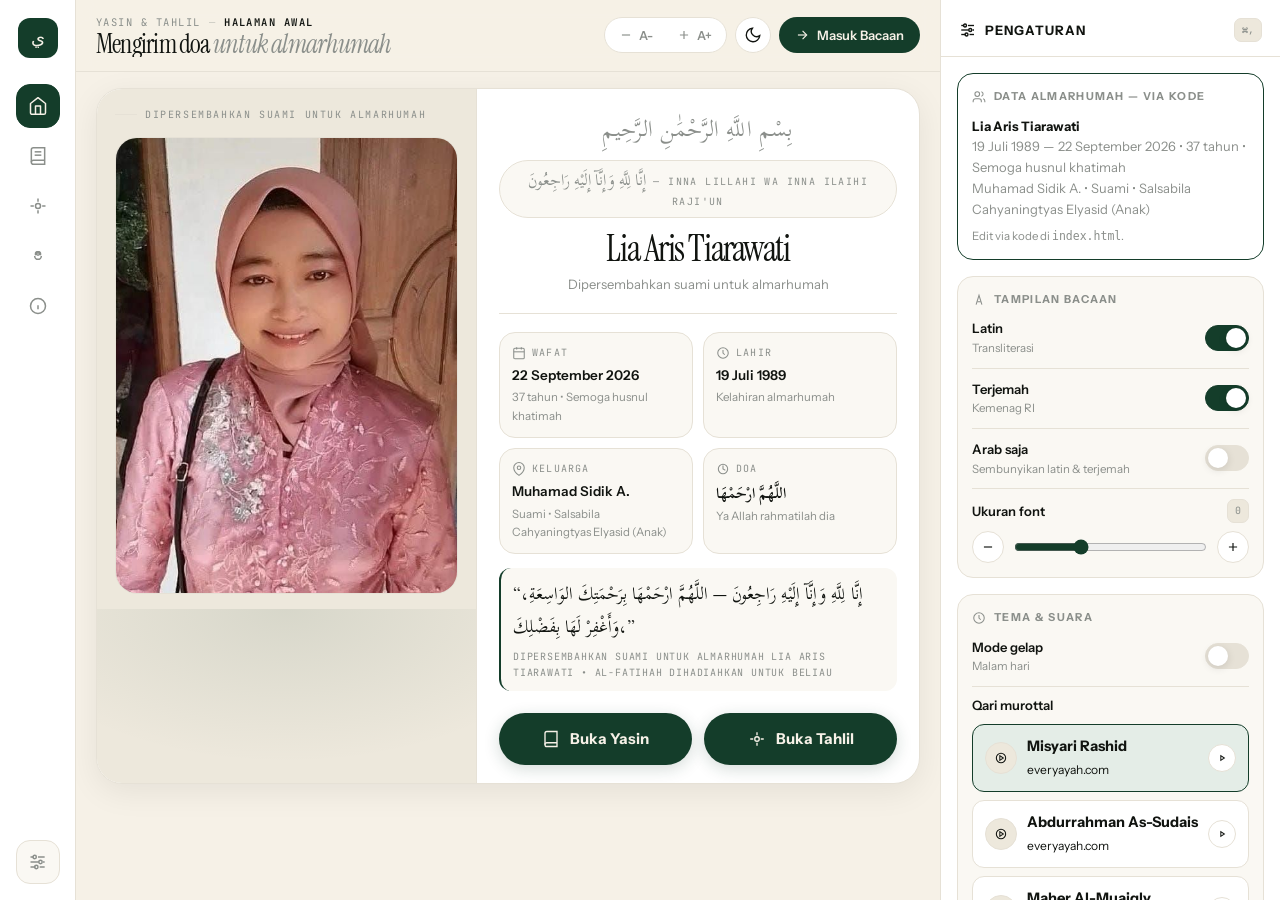
<file: yasin-tahlil-Lia-Aris-Tiarawati-standalone.html>
<!DOCTYPE html>
<html lang="id">
<head>
<meta charset="utf-8">
<meta name="viewport" content="width=device-width, initial-scale=1, viewport-fit=cover">
<meta name="description" content="Yasin & Tahlil untuk mengenang Lia Aris Tiarawati (1989–2026) — Dipersembahkan suami untuk almarhumah">
<meta name="theme-color" content="#143D2A">
<title>Yasin & Tahlil — Lia Aris Tiarawati (Standalone)</title>
<link href="https://fonts.googleapis.com/css2?family=Instrument+Serif:ital@0;1&family=Instrument+Sans:wght@400;500;600;700&family=Scheherazade+New:wght@400;700&family=JetBrains+Mono:wght@400;500&display=swap" rel="stylesheet">
<style>

:root{
  --paper:#F6F1E7; --paper-2:#EDE8DC; --ink:#111410; --muted:#8B8F8B; --line:#E6E1D6;
  --card:#FFFFFF; --card-2:#FAF8F3; --accent:#143D2A; --accent-hover:#0F2E1F; --accent-soft:#E4EDE7;
  --gold:#C9A86A; --gold-soft:#F5ECD8; --r-lg:22px; --r-md:16px; --r-pill:999px;
  --arab:31px; --base:14.5px; --shadow:0 8px 32px rgba(17,20,16,.07); --shadow-lg:0 16px 48px rgba(17,20,16,.12);
}
[data-theme="dark"]{
  --paper:#0D1712; --paper-2:#122017; --ink:#EDEEE8; --muted:#8A9A8E; --line:#1E3326;
  --card:#17291E; --card-2:#1B3023; --accent:#D9EADF; --accent-hover:#C5DDCB; --accent-soft:#1E3326;
  --gold:#C9A86A; --gold-soft:#2A2416;
}
*{box-sizing:border-box;margin:0;padding:0}
html{scroll-behavior:smooth;overflow-x:hidden;max-width:100%}
body{font-family:'Instrument Sans',system-ui,sans-serif;background:var(--paper);color:var(--ink);font-size:var(--base);line-height:1.6;-webkit-font-smoothing:antialiased;overflow-x:hidden;max-width:100vw}
button{font-family:inherit}
.ico{width:18px;height:18px;display:inline-block;flex-shrink:0}
.ico-14{width:14px;height:14px}
.ico-20{width:20px;height:20px}

/* SHELL */
.shell{max-width:1280px;margin:0 auto;display:grid;grid-template-columns:76px 1fr 340px;min-height:100vh;max-width:100vw;overflow:hidden}
.rail{position:sticky;top:0;height:100vh;border-right:1px solid var(--line);background:var(--card);display:flex;flex-direction:column;align-items:center;padding:18px 0 16px;gap:8px;z-index:20}
.rail-logo{width:40px;height:40px;background:var(--accent);color:var(--paper);border-radius:12px;display:grid;place-items:center;font-family:'Instrument Serif',serif;font-size:18px}
[data-theme="dark"] .rail-logo{background:var(--accent);color:#0D1712}
.rail-nav{display:flex;flex-direction:column;gap:6px;margin-top:18px;flex:1}
.rail-btn{width:44px;height:44px;border-radius:14px;border:1px solid transparent;background:transparent;display:grid;place-items:center;cursor:pointer;color:var(--muted);transition:.18s}
.rail-btn:hover{background:var(--card-2);border-color:var(--line);color:var(--ink)}
.rail-btn.active{background:var(--accent);color:var(--paper);border-color:var(--accent)}
[data-theme="dark"] .rail-btn.active{color:#0D1712}
.rail-foot{margin-top:auto;display:flex;flex-direction:column;gap:8px}
.rail-foot .rail-btn{border-color:var(--line);background:var(--card-2)}

.main{min-width:0;max-width:100%;overflow:hidden;padding-bottom:40px}
.topbar{position:sticky;top:0;z-index:10;background:color-mix(in srgb,var(--paper) 92%, transparent);backdrop-filter:blur(10px);border-bottom:1px solid var(--line);display:flex;align-items:center;gap:14px;padding:14px 20px;max-width:100%}
.topbar-left{min-width:0;flex:1}
.crumb{font-family:'JetBrains Mono',monospace;font-size:10.5px;letter-spacing:.14em;text-transform:uppercase;color:var(--muted);display:flex;align-items:center;gap:8px;flex-wrap:wrap}
.crumb b{color:var(--ink);font-weight:600}
.topbar h1{font-family:'Instrument Serif',serif;font-size:26px;font-weight:400;letter-spacing:-.03em;line-height:1;white-space:nowrap;overflow:hidden;text-overflow:ellipsis}
.topbar h1 i{font-style:italic;color:var(--muted);font-weight:400}
.top-actions{margin-left:auto;display:flex;align-items:center;gap:8px;flex-shrink:0;flex-wrap:wrap;justify-content:flex-end}
.ctrl{height:36px;border:1px solid var(--line);background:var(--card);border-radius:var(--r-pill);display:flex;align-items:center;gap:0;padding:2px;flex-shrink:0}
.ctrl button{height:30px;padding:0 12px;border:none;background:transparent;border-radius:var(--r-pill);cursor:pointer;font-size:12.5px;font-weight:600;color:var(--muted);display:flex;align-items:center;gap:6px}
.btn-icon{width:36px;height:36px;border-radius:50%;border:1px solid var(--line);background:var(--card);display:grid;place-items:center;cursor:pointer;color:var(--ink);flex-shrink:0}
.btn-accent{height:36px;padding:0 16px;border-radius:var(--r-pill);border:none;background:var(--accent);color:var(--paper);font-weight:600;font-size:13px;cursor:pointer;display:flex;align-items:center;gap:8px;white-space:nowrap;flex-shrink:0}
[data-theme="dark"] .btn-accent{color:#0D1712}
.btn-accent .label-long{display:inline}
.btn-accent .label-short{display:none}

/* ===== COVER / HALAMAN AWAL ===== */
.cover-wrap{padding:16px 20px 0;max-width:100%}
.cover-card{
  background:var(--card);border:1px solid var(--line);border-radius:26px;overflow:hidden;
  display:grid;grid-template-columns:380px 1fr;min-height:580px;box-shadow:var(--shadow)
}
.cover-media{
  background:var(--paper-2);border-right:1px solid var(--line);padding:18px;
  display:flex;flex-direction:column;gap:14px;position:relative;overflow:hidden
}
.cover-media::after{
  content:"";position:absolute;inset:auto -30% -30% -30%;height:55%;
  background:radial-gradient(420px 220px at 50% 0%, color-mix(in srgb,var(--accent) 10%, transparent), transparent 70%);
  pointer-events:none
}
.eyebrow{font-family:'JetBrains Mono',monospace;font-size:10px;letter-spacing:.16em;text-transform:uppercase;color:var(--muted);display:flex;align-items:center;gap:8px}
.eyebrow i{width:22px;height:1px;background:var(--line);display:block}
.photo-frame{
  aspect-ratio:3/4;min-height:420px;border-radius:22px;overflow:hidden;background:var(--card);border:1px solid var(--line);
  position:relative;display:grid;place-items:center
}
.photo-frame img{width:100%;height:100%;object-fit:cover;display:block}
.photo-frame .placeholder{padding:24px;text-align:center;color:var(--muted)}
.photo-frame .ph-icon{width:56px;height:56px;border-radius:16px;background:var(--paper-2);border:1px solid var(--line);display:grid;place-items:center;margin:0 auto 10px;color:var(--muted)}
.photo-actions{display:flex;gap:8px;flex-wrap:wrap;position:relative}
.btn-sm{height:32px;padding:0 12px;border-radius:999px;border:1px solid var(--line);background:var(--card);font-size:12.5px;font-weight:600;cursor:pointer;display:flex;align-items:center;gap:6px;color:var(--ink);white-space:nowrap}
.btn-sm.primary{background:var(--ink);color:var(--paper);border-color:var(--ink)}
[data-theme="dark"] .btn-sm.primary{background:var(--accent);color:#0D1712;border-color:var(--accent)}
.hint{font-size:11.5px;color:var(--muted);line-height:1.5}

.cover-body{padding:22px 22px 18px;display:flex;flex-direction:column;gap:14px;min-width:0}
.basmalah{font-family:'Scheherazade New',serif;font-size:22px;text-align:center;color:var(--muted);letter-spacing:.02em}
.istirja{font-family:'JetBrains Mono',monospace;font-size:10px;letter-spacing:.14em;text-transform:uppercase;color:var(--muted);text-align:center;border:1px solid var(--line);background:var(--card-2);border-radius:999px;padding:7px 10px;width:fit-content;margin:0 auto}
.arab-inline{font-family:'Scheherazade New',serif;font-size:16px;letter-spacing:0;text-transform:none;line-height:1.6}
.arab-quote{font-family:'Scheherazade New',serif;font-size:17px;line-height:1.9}
.name{font-family:'Instrument Serif',serif;font-size:36px;line-height:.95;letter-spacing:-.04em;text-align:center;overflow-wrap:break-word}
.name em{font-style:italic;color:var(--muted);font-weight:400}
.bin{font-size:13px;color:var(--muted);text-align:center;margin-top:-6px}
.divider-soft{height:1px;background:var(--line);margin:4px 0}
.meta-grid{display:grid;grid-template-columns:1fr 1fr;gap:10px}
.meta{border:1px solid var(--line);background:var(--card-2);border-radius:16px;padding:12px;min-width:0}
.meta-label{font-family:'JetBrains Mono',monospace;font-size:10px;letter-spacing:.12em;text-transform:uppercase;color:var(--muted);display:flex;align-items:center;gap:6px}
.meta-value{font-size:13.5px;font-weight:600;margin-top:4px;overflow-wrap:break-word}
.meta-sub{font-size:11.5px;color:var(--muted);margin-top:2px}
.quote{border-left:2px solid var(--accent);padding:10px 12px;background:var(--card-2);border-radius:12px;font-size:13px;color:var(--ink);line-height:1.6}
.quote small{display:block;font-family:'JetBrains Mono',monospace;font-size:10px;letter-spacing:.08em;text-transform:uppercase;color:var(--muted);margin-top:6px}
.cta-row{display:flex;gap:12px;flex-wrap:wrap;margin-top:auto;padding-top:8px}
.cta-primary{flex:1 1 0;min-width:0;height:52px;padding:0 22px;border-radius:999px;border:none;background:var(--accent);color:var(--paper);font-weight:700;font-size:15px;cursor:pointer;display:flex;align-items:center;justify-content:center;gap:10px;box-shadow:0 4px 16px rgba(20,61,42,.18)}
.cta-secondary{flex:1 1 0;min-width:0;height:52px;padding:0 22px;border-radius:999px;border:none;background:var(--accent);color:var(--paper);font-weight:700;font-size:15px;cursor:pointer;display:flex;align-items:center;justify-content:center;gap:10px;white-space:nowrap;box-shadow:0 4px 16px rgba(20,61,42,.18)}
.cta-secondary:hover,.cta-primary:hover{filter:brightness(1.06);transform:translateY(-1px)}
[data-theme="dark"] .cta-primary,[data-theme="dark"] .cta-secondary{background:var(--accent);color:#0D1712;border:none}
.cta-note{font-size:11px;color:var(--muted);text-align:center}

/* FILTER etc */
.filterbar{margin:16px 20px 0;display:flex;gap:10px;align-items:center;justify-content:center;flex-wrap:wrap;max-width:calc(100% - 40px)}
.search{flex:1;min-width:0;height:42px;background:var(--card);border:1px solid var(--line);border-radius:var(--r-pill);display:flex;align-items:center;gap:10px;padding:0 14px;min-width:160px}
.search input{flex:1;border:none;outline:none;background:transparent;font-size:13.5px;color:var(--ink);min-width:0}
.search kbd{font-family:'JetBrains Mono',monospace;font-size:10px;background:var(--paper-2);border:1px solid var(--line);padding:3px 6px;border-radius:6px;color:var(--muted);flex-shrink:0}
.filter-pills{display:flex;gap:8px;align-items:center;flex-wrap:wrap;justify-content:center;margin:0 auto}
.pill{height:42px;padding:0 14px;border-radius:var(--r-pill);border:1px solid var(--line);background:var(--card);font-size:13px;font-weight:600;cursor:pointer;display:flex;align-items:center;gap:8px;color:var(--muted);white-space:nowrap}
.pill.on{background:var(--ink);color:var(--paper);border-color:var(--ink)}
[data-theme="dark"] .pill.on{background:var(--accent);color:#0D1712;border-color:var(--accent)}
.segwrap{margin:16px 20px 0;max-width:calc(100% - 40px);overflow:hidden}
.segtabs{display:inline-flex;max-width:100%;background:var(--card);border:1px solid var(--line);border-radius:var(--r-pill);padding:3px;gap:3px;overflow-x:auto;scrollbar-width:none;-webkit-overflow-scrolling:touch}
.segtabs::-webkit-scrollbar{display:none}
.segtabs button{height:34px;padding:0 16px;border-radius:var(--r-pill);border:none;background:transparent;font-size:13px;font-weight:600;cursor:pointer;color:var(--muted);display:flex;align-items:center;gap:7px;white-space:nowrap;flex-shrink:0}
.segtabs button.active{background:var(--ink);color:var(--paper)}
[data-theme="dark"] .segtabs button.active{background:var(--accent);color:#0D1712}
.list{padding:14px 20px 20px;display:flex;flex-direction:column;gap:12px;max-width:100%}
.ayah{display:grid;grid-template-columns:72px 1fr;gap:0;background:var(--card);border:1px solid var(--line);border-radius:var(--r-lg);overflow:hidden;max-width:100%}
.ayah-side{background:var(--card-2);border-right:1px solid var(--line);padding:14px 10px;display:flex;flex-direction:column;align-items:center;gap:10px}
.num{width:36px;height:36px;border-radius:12px;background:var(--ink);color:var(--paper);display:grid;place-items:center;font-family:'JetBrains Mono',monospace;font-size:12px;font-weight:600}
[data-theme="dark"] .num{background:var(--accent);color:#0D1712}
.ayah-side small{font-family:'JetBrains Mono',monospace;font-size:10px;letter-spacing:.08em;color:var(--muted);text-align:center;line-height:1.3}
.mini{width:32px;height:32px;border-radius:10px;border:1px solid var(--line);background:var(--card);display:grid;place-items:center;cursor:pointer;color:var(--muted)}
.ayah-body{padding:16px 16px 14px;min-width:0;overflow:hidden}
.arab{font-family:'Scheherazade New',serif}
.ayah-body .arab{font-family:'Scheherazade New',serif;font-size:var(--arab);line-height:2;text-align:right;direction:rtl;color:var(--ink);overflow-wrap:break-word;word-break:break-word}
.latin{margin-top:10px;font-size:13px;color:var(--muted);font-style:italic;line-height:1.7;background:var(--card-2);border:1px dashed var(--line);border-radius:12px;padding:8px 10px;overflow-wrap:break-word}
.terjemah{margin-top:10px;font-size:13.5px;color:var(--ink);line-height:1.65;border-left:2px solid var(--accent);padding-left:12px;opacity:.92;overflow-wrap:break-word}
.ayah-foot{margin-top:12px;display:flex;gap:8px;align-items:center;flex-wrap:wrap;border-top:1px solid var(--line);padding-top:10px}
.tag{font-family:'JetBrains Mono',monospace;font-size:10px;letter-spacing:.08em;text-transform:uppercase;color:var(--muted);background:var(--paper-2);border:1px solid var(--line);padding:4px 8px;border-radius:999px;white-space:nowrap}

/* HERO mini for inner pages */
.hero-mini{margin:16px 20px 0;background:var(--card);border:1px solid var(--line);border-radius:18px;padding:14px 16px;display:flex;align-items:center;gap:12px;flex-wrap:wrap}
.hero-mini b{font-size:13px}
.hero-mini small{color:var(--muted);font-size:11px}

/* RIGHT */
.right{position:sticky;top:0;height:100vh;overflow:auto;border-left:1px solid var(--line);background:var(--card);display:flex;flex-direction:column;max-width:100%}
.right-head{padding:18px 18px 14px;border-bottom:1px solid var(--line);display:flex;align-items:center;justify-content:space-between;position:sticky;top:0;background:var(--card);z-index:2}
.right-head h3{font-size:13px;letter-spacing:.08em;text-transform:uppercase;font-weight:700;display:flex;align-items:center;gap:8px}
.right-body{padding:16px 16px 24px;display:flex;flex-direction:column;gap:16px}
.group{border:1px solid var(--line);border-radius:16px;padding:14px;background:var(--card-2);max-width:100%}
.group h4{font-size:11px;letter-spacing:.12em;text-transform:uppercase;color:var(--muted);font-weight:700;margin-bottom:10px;display:flex;align-items:center;gap:8px}
.row{display:flex;align-items:center;justify-content:space-between;gap:10px;padding:10px 0;border-bottom:1px solid var(--line)}
.row:last-child{border-bottom:none;padding-bottom:0}
.row:first-of-type{padding-top:0}
.row-label{font-size:13px;font-weight:600}
.row-hint{font-size:11.5px;color:var(--muted)}
.field{display:flex;flex-direction:column;gap:6px;margin-top:8px}
.field label{font-size:11px;letter-spacing:.08em;text-transform:uppercase;color:var(--muted);font-weight:700}
.field input,.field textarea,.field select{width:100%;border:1px solid var(--line);background:var(--card);border-radius:12px;padding:10px 12px;font-size:13px;color:var(--ink);outline:none}
.field textarea{min-height:72px;resize:vertical}
.switch{width:44px;height:26px;background:var(--line);border-radius:999px;position:relative;cursor:pointer;transition:.2s;border:1px solid var(--line);flex-shrink:0}
.switch i{position:absolute;top:2px;left:2px;width:20px;height:20px;background:var(--card);border-radius:50%;box-shadow:0 2px 8px rgba(0,0,0,.12);transition:.2s}
.switch.on{background:var(--accent);border-color:var(--accent)}
.switch.on i{transform:translateX(18px)}
.range{display:flex;align-items:center;gap:10px;width:100%}
.range input{flex:1;accent-color:var(--accent);min-width:0}
.qaris{display:flex;flex-direction:column;gap:8px}
.qari{padding:10px 12px;border-radius:12px;border:1px solid var(--line);background:var(--card);display:flex;align-items:center;gap:10px;cursor:pointer;min-width:0}
.qari.active{border-color:var(--accent);background:var(--accent-soft)}
.play-mini{margin-left:auto;width:28px;height:28px;border-radius:50%;border:1px solid var(--line);background:var(--card);display:grid;place-items:center;flex-shrink:0}

/* DOCK */
.bottom-dock{display:none}
.dock{position:fixed;left:50%;transform:translateX(-50%);bottom:max(14px, env(safe-area-inset-bottom));z-index:30;background:var(--ink);border:1px solid color-mix(in srgb,var(--ink) 85%, white);border-radius:999px;padding:6px;display:flex;gap:6px;box-shadow:var(--shadow-lg);max-width:calc(100vw - 16px);overflow:hidden}
.dock button{height:44px;padding:0 14px;border-radius:999px;border:none;background:transparent;color:rgba(255,255,255,.72);font-weight:600;font-size:13px;cursor:pointer;display:flex;align-items:center;gap:8px;transition:.18s;white-space:nowrap;flex-shrink:0}
.dock button.active{background:var(--paper);color:var(--ink)}
.dock-cta{height:44px;width:44px;min-width:44px;border-radius:50%;background:var(--gold);color:#1A1200;border:none;display:grid;place-items:center;cursor:pointer;flex-shrink:0}
/* Dark: dock tetap gelap, tidak ikut invert --ink/--paper (washed di screenshot) */
[data-theme="dark"] .dock{background:var(--card);border-color:var(--line);box-shadow:0 8px 32px rgba(0,0,0,.45)}
[data-theme="dark"] .dock button{color:var(--muted)}
[data-theme="dark"] .dock button:hover{color:var(--ink)}
[data-theme="dark"] .dock button.active{background:var(--accent);color:#0D1712}
[data-theme="dark"] .dock-cta{background:var(--gold);color:#0D1712}
.panel{display:none}
.panel.active{display:block}
.info-grid{display:grid;grid-template-columns:1fr 1fr;gap:12px;padding:14px 20px;max-width:100%}
.info-card{background:var(--card);border:1px solid var(--line);border-radius:16px;padding:16px;min-width:0;overflow-wrap:break-word}
.kbd{font-family:'JetBrains Mono',monospace;font-size:10px;background:var(--paper-2);border:1px solid var(--line);padding:3px 7px;border-radius:7px;color:var(--muted);white-space:nowrap}
.scrim{display:none;position:fixed;inset:0;background:rgba(0,0,0,.32);backdrop-filter:blur(2px);z-index:40}
.scrim.show{display:block}
.drawer{position:fixed;top:0;right:0;bottom:0;width:min(380px,92vw);background:var(--card);border-left:1px solid var(--line);z-index:45;transform:translateX(100%);transition:.24s;overflow:auto;display:flex;flex-direction:column}
.drawer.show{transform:translateX(0)}

@media(max-width:1100px){
  .shell{grid-template-columns:76px 1fr}
  .right{display:none}
  .cover-card{grid-template-columns:320px 1fr}
}
@media(max-width:760px){
  .shell{grid-template-columns:1fr}
  .rail{display:none}
  .main{padding-bottom:96px}
  .topbar{padding:10px 12px;gap:10px}
  .topbar h1{font-size:18px;white-space:normal;line-height:1.1}
  .crumb{font-size:9.5px}
  .top-actions{gap:6px}
  .ctrl{height:34px}
  .btn-accent{height:34px;padding:0 12px;font-size:12px}
  .btn-accent .label-long{display:none}
  .btn-accent .label-short{display:inline}
  .cover-wrap{padding:10px 12px 0}
  .cover-card{grid-template-columns:1fr;border-radius:18px;min-height:auto}
  .cover-media{border-right:none;border-bottom:1px solid var(--line);padding:14px}
  .photo-frame{aspect-ratio:3/4;min-height:320px}
  .cover-body{padding:16px 14px}
  .name{font-size:28px}
  .basmalah{font-size:18px}
  .meta-grid{grid-template-columns:1fr 1fr;gap:8px}
  .meta{padding:10px}
  .cta-row{flex-direction:row;gap:10px;flex-wrap:nowrap}
  .cta-primary,.cta-secondary{flex:1 1 0;min-width:0;width:auto;height:50px;font-size:14px;padding:0 14px;gap:8px}
  .filterbar{margin:10px 12px 0;max-width:calc(100% - 24px);gap:8px;justify-content:center}
  .search{height:40px;flex-basis:100%}
  .filter-pills{width:100%;justify-content:center;flex-wrap:wrap;padding-bottom:2px}
  .filter-pills::-webkit-scrollbar{display:none}
  .pill{height:36px;padding:0 12px;font-size:12.5px;flex-shrink:0}
  .segwrap{margin:10px 12px 0;max-width:calc(100% - 24px)}
  .segtabs{width:100%}
  .list{padding:10px 12px 20px}
  .ayah{grid-template-columns:52px 1fr;border-radius:18px}
  .ayah-body{padding:12px}
  .bottom-dock{display:block}
  .info-grid{grid-template-columns:1fr;padding:10px 12px}
  .dock{padding:5px;gap:4px}
  .dock button{height:40px;padding:0 11px;font-size:12px}
}
@media(max-width:380px){
  .meta-grid{grid-template-columns:1fr}
  .cta-primary,.cta-secondary{height:48px;font-size:13.5px;padding:0 12px}
}


/* === Modern motion — unhurried / mahal === */
@keyframes fadeIn{from{opacity:0}to{opacity:1}}
@keyframes fadeInUp{from{opacity:0;transform:translateY(14px)}to{opacity:1;transform:translateY(0)}}
@keyframes scaleIn{from{opacity:0;transform:scale(.97)}to{opacity:1;transform:scale(1)}}
.panel.active{animation:fadeIn .52s ease}
.cover-card{animation:scaleIn .92s cubic-bezier(.16,1,.3,1) both}
.ayah{opacity:0;animation:fadeInUp .72s cubic-bezier(.16,1,.3,1) both}
.ayah.in-view{opacity:1}
.rail-btn,.dock button,.pill,.segtabs button,.btn-accent,.cta-primary,.cta-secondary{transition:transform .26s cubic-bezier(.16,1,.3,1), background .26s, color .26s, box-shadow .26s, border-color .26s}
.rail-btn:active,.dock button:active,.pill:active{transform:scale(.96)}
.cover-media .photo-frame img{transition:transform .85s cubic-bezier(.16,1,.3,1)}
.cover-media .photo-frame:hover img{transform:scale(1.03)}
@media(prefers-reduced-motion:reduce){*{animation:none!important;transition:none!important}}

</style>
</head>
<body>
<div class="shell">
  <aside class="rail" aria-label="Navigasi">
    <div class="rail-logo">ي</div>
    <nav class="rail-nav">
      <button class="rail-btn active" data-tab="cover" aria-label="Halaman Awal"><svg class="ico ico-20" viewBox="0 0 24 24" fill="none" stroke="currentColor" stroke-width="1.8" stroke-linecap="round" stroke-linejoin="round"><path d="M3 9l9-7 9 7v11a2 2 0 0 1-2 2H5a2 2 0 0 1-2-2z"/><path d="M9 22V12h6v10"/></svg></button>
      <button class="rail-btn" data-tab="yasin" aria-label="Yasin"><svg class="ico ico-20" viewBox="0 0 24 24" fill="none" stroke="currentColor" stroke-width="1.8"><path d="M4 19.5A2.5 2.5 0 0 1 6.5 17H20"/><path d="M6.5 2H20v20H6.5A2.5 2.5 0 0 1 4 19.5v-15A2.5 2.5 0 0 1 6.5 2z"/><path d="M8 7h8"/><path d="M8 11h8"/></svg></button>
      <button class="rail-btn" data-tab="tahlil" aria-label="Tahlil"><svg class="ico ico-20" viewBox="0 0 24 24" fill="none" stroke="currentColor" stroke-width="1.8"><circle cx="12" cy="12" r="3"/><path d="M12 7V3M12 21v-4M7 12H3M21 12h-4"/></svg></button>
      <button class="rail-btn" data-tab="doa" aria-label="Doa"><svg class="ico ico-20" viewBox="0 0 24 24" fill="none" stroke="currentColor" stroke-width="1.8"><path d="M9 11V9a2 2 0 0 1 2-2h1a2 2 0 0 1 2 2v2"/><path d="M15 11V9a2 2 0 0 0-2-2h-1a2 2 0 0 0-2 2v2"/><path d="M8 12c0 2.2 1.8 4 4 4s4-1.8 4-4"/><path d="M12 7v5"/></svg></button>
      <button class="rail-btn" data-tab="info" aria-label="Info"><svg class="ico ico-20" viewBox="0 0 24 24" fill="none" stroke="currentColor" stroke-width="1.8"><circle cx="12" cy="12" r="9"/><path d="M12 11v5"/><path d="M12 8h.01"/></svg></button>
    </nav>
    <div class="rail-foot"><button class="rail-btn" id="railSettings" aria-label="Pengaturan"><svg class="ico ico-20" viewBox="0 0 24 24" fill="none" stroke="currentColor" stroke-width="1.8"><path d="M3 6h4"/><path d="M12 6h8"/><circle cx="8" cy="6" r="2"/><path d="M3 12h10"/><path d="M18 12h2"/><circle cx="15" cy="12" r="2"/><path d="M3 18h6"/><path d="M14 18h6"/><circle cx="10" cy="18" r="2"/></svg></button></div>
  </aside>

  <main class="main">
    <header class="topbar">
      <div class="topbar-left">
        <div class="crumb"><span>YASIN & TAHLIL</span> <span style="opacity:.4">—</span> <b id="crumbTitle">Halaman Awal</b></div>
        <h1 id="topTitle">Mengirim doa <i>untuk almarhumah</i></h1>
      </div>
      <div class="top-actions">
        <div class="ctrl"><button id="btnMinus"><svg class="ico ico-14" viewBox="0 0 24 24" fill="none" stroke="currentColor" stroke-width="2"><path d="M5 12h14"/></svg> A-</button><button id="btnPlus"><svg class="ico ico-14" viewBox="0 0 24 24" fill="none" stroke="currentColor" stroke-width="2"><path d="M12 5v14M5 12h14"/></svg> A+</button></div>
        <button class="btn-icon" id="btnTheme" aria-label="Tema"><svg class="ico" viewBox="0 0 24 24" fill="none" stroke="currentColor" stroke-width="1.8"><path d="M21 12.79A9 9 0 1 1 11.21 3 7 7 0 0 0 21 12.79z"/></svg></button>
        <button class="btn-accent" id="btnMasuk"><svg class="ico ico-14" viewBox="0 0 24 24" fill="none" stroke="currentColor" stroke-width="2"><path d="M5 12h14"/><path d="M13 5l7 7-7 7"/></svg> <span class="label-long">Masuk Bacaan</span><span class="label-short">Masuk</span></button>
      </div>
    </header>

    <!-- COVER PANEL — HALAMAN AWAL -->
    <div class="panel active" id="panel-cover">
      <div class="cover-wrap">
        <div class="cover-card" id="coverCard">
          <!-- MEDIA / FOTO -->
          <div class="cover-media">
            <div class="eyebrow"><i></i> Dipersembahkan suami untuk almarhumah</div>
            <div class="photo-frame" id="photoFrame">
              <img id="photoImg" alt="Foto Lia Aris Tiarawati" style="display:none">
              <div class="placeholder" id="photoPh">
                <div class="ph-icon"><svg class="ico ico-20" viewBox="0 0 24 24" fill="none" stroke="currentColor" stroke-width="1.6"><path d="M20 21a8 8 0 0 0-16 0"/><circle cx="12" cy="8" r="5"/><path d="M12 13v-2"/></svg></div>
                <div style="font-size:13px;font-weight:600;color:var(--ink)">Foto almarhumah</div>
                <div style="font-size:11.5px;margin-top:4px">Memuat foto</div>
              </div>
            </div>
            
          </div>
          <!-- BODY / DATA -->
          <div class="cover-body">
            <div class="basmalah">بِسْمِ اللَّهِ الرَّحْمَٰنِ الرَّحِيمِ</div>
            <div class="istirja"><span class="arab-inline">إِنَّا لِلَّهِ وَإِنَّآ إِلَيْهِ رَاجِعُونَ</span> — Inna lillahi wa inna ilaihi raji'un</div>
            <div class="name" id="vName">Lia Aris Tiarawati <em></em></div>
            <div class="bin" id="vBin">Dipersembahkan suami untuk almarhumah</div>
            <div class="divider-soft"></div>
            <div class="meta-grid">
              <div class="meta"><div class="meta-label"><svg class="ico ico-14" viewBox="0 0 24 24" fill="none" stroke="currentColor" stroke-width="1.8"><path d="M8 2v4"/><path d="M16 2v4"/><rect x="3" y="4" width="18" height="18" rx="2"/><path d="M3 10h18"/></svg> Wafat</div><div class="meta-value" id="vWafat">22 September 2026</div><div class="meta-sub" id="vWafatHijri">37 tahun • Semoga husnul khatimah</div></div>
              <div class="meta"><div class="meta-label"><svg class="ico ico-14" viewBox="0 0 24 24" fill="none" stroke="currentColor" stroke-width="1.8"><circle cx="12" cy="12" r="9"/><path d="M12 7v5l3 3"/></svg> Lahir</div><div class="meta-value" id="vLahir">19 Juli 1989</div><div class="meta-sub">Kelahiran almarhumah</div></div>
              <div class="meta"><div class="meta-label"><svg class="ico ico-14" viewBox="0 0 24 24" fill="none" stroke="currentColor" stroke-width="1.8"><path d="M21 10c0 7-9 13-9 13S3 17 3 10a9 9 0 0 1 18 0z"/><circle cx="12" cy="10" r="3"/></svg> Keluarga</div><div class="meta-value" id="vTempat">Muhamad Sidik A.</div><div class="meta-sub" id="vAlamat">Suami • Salsabila Cahyaningtyas Elyasid (Anak)</div></div>
              <div class="meta"><div class="meta-label"><svg class="ico ico-14" viewBox="0 0 24 24" fill="none" stroke="currentColor" stroke-width="1.8"><path d="M12 20a8 8 0 1 0 0-16 8 8 0 0 0 0 16z"/><path d="M12 6v6l4 2"/></svg> Doa</div><div class="meta-value arab" style="font-size:15px">اللَّهُمَّ ارْحَمْهَا</div><div class="meta-sub">Ya Allah rahmatilah dia</div></div>
            </div>
            <div class="quote" id="vQuote"><span class="arab-quote">“إِنَّا لِلَّهِ وَإِنَّآ إِلَيْهِ رَاجِعُونَ — اللَّهُمَّ ارْحَمْهَا بِرَحْمَتِكَ الوَاسِعَةِ، وَأَغْفِرْ لَهَا بِفَضْلِكَ.”</span><small>Dipersembahkan suami untuk almarhumah Lia Aris Tiarawati • Al-Fatihah dihadiahkan untuk beliau</small></div>
            <div class="cta-row">
              <button class="cta-primary" data-jump="yasin"><svg class="ico" viewBox="0 0 24 24" fill="none" stroke="currentColor" stroke-width="1.8"><path d="M4 19.5A2.5 2.5 0 0 1 6.5 17H20"/><path d="M6.5 2H20v20H6.5A2.5 2.5 0 0 1 4 19.5v-15A2.5 2.5 0 0 1 6.5 2z"/></svg> Buka Yasin</button>
              <button class="cta-secondary" data-jump="tahlil"><svg class="ico" viewBox="0 0 24 24" fill="none" stroke="currentColor" stroke-width="1.8"><circle cx="12" cy="12" r="3"/><path d="M12 7V3M12 21v-4M7 12H3M21 12h-4"/></svg> Buka Tahlil</button></div>
            
          </div>
        </div>
      </div>
    </div>

    <!-- YASIN -->
    <div class="panel" id="panel-yasin">
      <div class="hero-mini"><svg class="ico ico-14" viewBox="0 0 24 24" fill="none" stroke="currentColor" stroke-width="1.8"><path d="M4 19.5A2.5 2.5 0 0 1 6.5 17H20"/><path d="M6.5 2H20v20H6.5A2.5 2.5 0 0 1 4 19.5v-15A2.5 2.5 0 0 1 6.5 2z"/></svg> <div><b>Dihadiahkan untuk <span class="js-name">Lia Aris Tiarawati</span></b> <small> • Surah Yasin 36 — 83 ayat</small></div></div>
      <div class="filterbar"><label class="search"><svg class="ico" viewBox="0 0 24 24" fill="none" stroke="currentColor" stroke-width="1.8"><circle cx="11" cy="11" r="7"/><path d="M20 20l-3.5-3.5"/></svg><input id="search" placeholder="Cari ayat: &quot;hikmah&quot;, &quot;rahmat&quot;"><kbd>/</kbd></label><div class="filter-pills"><button class="pill on" id="pillLatin"><svg class="ico ico-14" viewBox="0 0 24 24" fill="none" stroke="currentColor" stroke-width="1.8"><path d="M7 20L12 4L17 20"/><path d="M9 15H15"/></svg> Latin</button><button class="pill on" id="pillTerjemah"><svg class="ico ico-14" viewBox="0 0 24 24" fill="none" stroke="currentColor" stroke-width="1.8"><path d="M2 12h20"/><path d="M12 2a15 15 0 0 1 0 20"/><path d="M12 2a15 15 0 0 0 0 20"/><path d="M16 8l2 2-2 2"/><path d="M8 16l-2-2 2-2"/></svg> Terjemah</button><button class="pill" id="pillArabOnly"><svg class="ico ico-14" viewBox="0 0 24 24" fill="none" stroke="currentColor" stroke-width="1.8"><path d="M8 20c1.5-2 2.5-4 2.5-7V8"/><path d="M12 13c0 2 1.2 3.5 3 4"/><path d="M14 8v5"/><circle cx="16" cy="6" r="1.2" fill="currentColor" stroke="none"/></svg> Arab saja</button></div></div>
      <div id="audioStatus" style="margin:8px 20px 0;font-size:11px;color:var(--muted);min-height:14px"></div><div class="list" id="list-yasin"><div style="text-align:center;padding:24px;color:var(--muted)">Memuat 83 ayat Yasin…</div></div>
    </div>
    <div class="panel" id="panel-tahlil"><div class="hero-mini"><svg class="ico ico-14" viewBox="0 0 24 24" fill="none" stroke="currentColor" stroke-width="1.8"><circle cx="12" cy="12" r="3"/><path d="M12 7V3M12 21v-4M7 12H3M21 12h-4"/></svg> <div><b>Tahlil untuk <span class="js-name">Lia Aris Tiarawati</span></b> <small> • <span id="tahlilCount">35 bait</span></small></div></div><div class="filterbar" style="justify-content:center"><div class="filter-pills"><button class="pill on" id="pillLatinT"><svg class="ico ico-14" viewBox="0 0 24 24" fill="none" stroke="currentColor" stroke-width="1.8"><path d="M7 20L12 4L17 20"/><path d="M9 15H15"/></svg> Latin</button><button class="pill on" id="pillTerjemahT"><svg class="ico ico-14" viewBox="0 0 24 24" fill="none" stroke="currentColor" stroke-width="1.8"><path d="M2 12h20"/><path d="M12 2a15 15 0 0 1 0 20"/><path d="M12 2a15 15 0 0 0 0 20"/><path d="M16 8l2 2-2 2"/><path d="M8 16l-2-2 2-2"/></svg> Terjemah</button><button class="pill" id="pillArabOnlyT"><svg class="ico ico-14" viewBox="0 0 24 24" fill="none" stroke="currentColor" stroke-width="1.8"><path d="M8 20c1.5-2 2.5-4 2.5-7V8"/><path d="M12 13c0 2 1.2 3.5 3 4"/><path d="M14 8v5"/><circle cx="16" cy="6" r="1.2" fill="currentColor" stroke="none"/></svg> Arab saja</button></div></div><div class="list" id="list-tahlil"><div style="text-align:center;padding:24px;color:var(--muted)">Memuat 35 bait Tahlil…</div></div></div>
    <div class="panel" id="panel-doa"><div class="hero-mini"><svg class="ico ico-14" viewBox="0 0 24 24" fill="none" stroke="currentColor" stroke-width="1.8"><path d="M9 11V9a2 2 0 0 1 2-2h1a2 2 0 0 1 2 2v2"/><path d="M15 11V9a2 2 0 0 0-2-2h-1a2 2 0 0 0-2 2v2"/><path d="M8 12c0 2.2 1.8 4 4 4s4-1.8 4-4"/><path d="M12 7v5"/></svg> <div><b>Doa penutup</b> <small> • Untuk <span class="js-name">Lia Aris Tiarawati</span> • <span id="doaCount">6 doa</span> penutup</small></div></div><div class="list" id="list-doa"><div style="text-align:center;padding:24px;color:var(--muted)">Memuat doa…</div></div></div>
    <div class="panel" id="panel-info"><div class="info-grid"><div class="info-card"><h4>Tentang</h4><p>Halaman mengenang <b>Lia Aris Tiarawati</b> (19 Juli 1989 – 22 September 2026). Dipersembahkan suami <b>Muhamad Sidik A.</b> untuk almarhumah.</p></div><div class="info-card"><h4>Urutan Tahlil NU (35 bait)</h4><p>Hadiah Fatihah 4 → Al-Ikhlas → Takbir → Al-Falaq → Takbir → An-Nas → Tahmid → Al-Fatihah → Al-Baqarah → Tauhid & Kursi → Akhir Baqarah → Istighasah → Rahmat & Shalawat → Tafrijiyah 3× → Salam & Hasbalah → Istighfar & Dzikir → Tauhid Penutup → Doa Arwah 6.</p></div></div><div class="hero-mini" style="margin:12px 20px"><svg class="ico ico-14" viewBox="0 0 24 24" fill="none" stroke="currentColor" stroke-width="1.8"><circle cx="12" cy="12" r="9"/><path d="M12 11v5M12 8h.01"/></svg> <div><b>Sumber data:</b> Kemenag & quran.nu.or.id • Data Yasin 83 ayat & Tahlil <span id="infoTahlilCount">35</span> bait di-fetch dari JSON.</div></div></div>
  </main>

  <aside class="right" aria-label="Pengaturan"><div class="right-head"><h3><svg class="ico" viewBox="0 0 24 24" fill="none" stroke="currentColor" stroke-width="1.8"><path d="M3 6h4"/><path d="M12 6h8"/><circle cx="8" cy="6" r="2"/><path d="M3 12h10"/><path d="M18 12h2"/><circle cx="15" cy="12" r="2"/><path d="M3 18h6"/><path d="M14 18h6"/><circle cx="10" cy="18" r="2"/></svg> Pengaturan</h3><span class="kbd">⌘,</span></div><div class="right-body" id="rightBody"></div></aside>
</div>
<div class="scrim" id="scrim"></div>
<aside class="drawer" id="drawer" aria-label="Pengaturan"><div class="right-head"><h3><svg class="ico" viewBox="0 0 24 24" fill="none" stroke="currentColor" stroke-width="1.8"><path d="M3 6h4"/><path d="M12 6h8"/><circle cx="8" cy="6" r="2"/><path d="M3 12h10"/><path d="M18 12h2"/><circle cx="15" cy="12" r="2"/><path d="M3 18h6"/><path d="M14 18h6"/><circle cx="10" cy="18" r="2"/></svg> Pengaturan</h3><button class="btn-icon" id="btnCloseDrawer"><svg class="ico" viewBox="0 0 24 24" fill="none" stroke="currentColor" stroke-width="2"><path d="M18 6L6 18M6 6l12 12"/></svg></button></div><div class="right-body" id="drawerBody"></div></aside>
<div class="bottom-dock"><div class="dock" role="tablist">
  <button class="active" data-tab="cover"><svg class="ico" viewBox="0 0 24 24" fill="none" stroke="currentColor" stroke-width="1.8"><path d="M3 9l9-7 9 7v11a2 2 0 0 1-2 2H5a2 2 0 0 1-2-2z"/><path d="M9 22V12h6v10"/></svg> Awal</button>
  <button data-tab="yasin"><svg class="ico" viewBox="0 0 24 24" fill="none" stroke="currentColor" stroke-width="1.8"><path d="M4 19.5A2.5 2.5 0 0 1 6.5 17H20"/><path d="M6.5 2H20v20H6.5A2.5 2.5 0 0 1 4 19.5v-15A2.5 2.5 0 0 1 6.5 2z"/></svg> Yasin</button>
  <button data-tab="tahlil"><svg class="ico" viewBox="0 0 24 24" fill="none" stroke="currentColor" stroke-width="1.8"><circle cx="12" cy="12" r="3"/><path d="M12 7V3M12 21v-4M7 12H3M21 12h-4"/></svg> Tahlil</button>
  <button data-tab="doa"><svg class="ico" viewBox="0 0 24 24" fill="none" stroke="currentColor" stroke-width="1.8"><path d="M9 11V9a2 2 0 0 1 2-2h1a2 2 0 0 1 2 2v2"/><path d="M15 11V9a2 2 0 0 0-2-2h-1a2 2 0 0 0-2 2v2"/><path d="M8 12c0 2.2 1.8 4 4 4s4-1.8 4-4"/><path d="M12 7v5"/></svg> Doa</button>
  <button class="dock-cta" id="dockSettings" aria-label="Pengaturan"><svg class="ico" viewBox="0 0 24 24" fill="none" stroke="currentColor" stroke-width="1.9"><path d="M3 6h4"/><path d="M12 6h8"/><circle cx="8" cy="6" r="2"/><path d="M3 12h10"/><path d="M18 12h2"/><circle cx="15" cy="12" r="2"/><path d="M3 18h6"/><path d="M14 18h6"/><circle cx="10" cy="18" r="2"/></svg></button>
</div></div>
<script>
let YASIN=[],TAHLIL=[],DOA=[];
const _saved = JSON.parse(localStorage.getItem('yt_cover')||'null');
let cover = (_saved && _saved.name==="H. Ahmad Syafi'i") ? null : _saved;
cover = cover || {
  name:"Lia Aris Tiarawati", bin:"", family:"Dipersembahkan suami untuk almarhumah",
  wafat:"22 September 2026", wafatHijri:"37 tahun \u2022 Semoga husnul khatimah",
  acara:"Tahlil & Doa Bersama", acaraSub:"Untuk almarhumah Lia Aris Tiarawati",
  tempat:"Muhamad Sidik A.", alamat:"Suami \u2022 Salsabila Cahyaningtyas Elyasid (Anak)",
  lahir:"19 Juli 1989", quote:"\u201C\u0625\u0650\u0646\u064E\u0651\u0627 \u0644\u0650\u0644\u064E\u0651\u0647\u0650 \u0648\u064E\u0625\u0650\u0646\u064E\u0651\u0622 \u0625\u0650\u0644\u064E\u064A\u0652\u0647\u0650 \u0631\u064E\u0627\u062C\u0650\u0639\u064F\u0648\u0646\u064E \u2014 \u0627\u0644\u0644\u064E\u0651\u0647\u064F\u0645\u064E\u0651 \u0627\u0631\u0652\u062D\u064E\u0645\u0652\u0647\u064E\u0627 \u0628\u0650\u0631\u064E\u062D\u0652\u0645\u064E\u062A\u0650\u0643\u064E \u0627\u0644\u0648\u064E\u0627\u0633\u0650\u0639\u064E\u0629\u0650\u060C \u0648\u064E\u0623\u064E\u063A\u0652\u0641\u0650\u0631\u0652 \u0644\u064E\u0647\u064E\u0627 \u0628\u0650\u0641\u064E\u0636\u0652\u0644\u0650\u0643\u064E\u060C\u201D",
  photo:"[data-uri]"
};
// migrate old photo empty -> set default portrait
if(!cover.photo) cover.photo="[data-uri]";
let prefs={showLatin:true,showTerjemah:true,arabOnly:false,fontScale:0,theme:'light',qari:'Misyari Rashid'};

function saveCover(){ localStorage.setItem('yt_cover', JSON.stringify(cover)); }
function applyCover(){
  const vName=document.getElementById('vName');
  if(vName) vName.innerHTML = cover.bin ? `${cover.name} <em>${cover.bin}</em>` : cover.name;
  const m={
    vBin:cover.family, vWafat:cover.wafat, vWafatHijri:cover.wafatHijri,
    vAcara:cover.acara, vAcaraSub:cover.acaraSub, vTempat:cover.tempat,
    vAlamat:cover.alamat, vLahir:cover.lahir
  };
  for(const [id,val] of Object.entries(m)){
    const el=document.getElementById(id);
    if(el) el.textContent=val;
  }
  const q=document.getElementById('vQuote');
  if(q && q.firstChild) q.firstChild.textContent = cover.quote + ' ';
  document.querySelectorAll('.js-name').forEach(el=> el.textContent = cover.name);
  const img=document.getElementById('photoImg'), ph=document.getElementById('photoPh');
  if(img && ph){
    if(cover.photo){ img.src=cover.photo; img.alt="Foto "+cover.name; img.style.display='block'; ph.style.display='none';
      img.onerror=()=>{ img.style.display='none'; ph.style.display='block'; ph.querySelector('div:nth-child(2)').textContent='Gagal memuat foto'; };
    } else { img.style.display='none'; ph.style.display='block'; }
  }
}
function applyTheme(){ if(prefs.theme==='dark') document.documentElement.setAttribute('data-theme','dark'); else document.documentElement.removeAttribute('data-theme'); document.documentElement.style.setProperty('--base',(14.5+prefs.fontScale*1.2)+'px'); document.documentElement.style.setProperty('--arab',(31+prefs.fontScale*2)+'px'); }

function settingsHTML(){
  return `
  <div class="group" style="border-color:var(--accent);background:var(--card)">
    <h4><svg class="ico ico-14" viewBox="0 0 24 24" fill="none" stroke="currentColor" stroke-width="1.8"><path d="M16 21v-2a4 4 0 0 0-4-4H6a4 4 0 0 0-4 4v2"/><circle cx="9" cy="7" r="4"/><path d="M22 21v-2a4 4 0 0 0-3-3.87"/><path d="M16 3.13a4 4 0 0 1 0 7.75"/></svg> Data Almarhumah — via kode</h4>
    <div style="font-size:13px;line-height:1.6;color:var(--ink)"><b>${cover.name}</b>${cover.bin?' '+cover.bin:''}<br><span style="color:var(--muted)">${cover.lahir} — ${cover.wafat} • ${cover.wafatHijri}</span><br><span style="color:var(--muted)">${cover.tempat} • ${cover.alamat}</span></div>
    <div class="hint" style="margin-top:8px">Edit via kode di <code>index.html</code>.</div>
  </div>
  <div class="group">
    <h4><svg class="ico ico-14" viewBox="0 0 24 24" fill="none" stroke="currentColor" stroke-width="1.8"><path d="M7 20L12 4L17 20"/><path d="M9 15H15"/></svg> Tampilan bacaan</h4>
    <div class="row"><div><div class="row-label">Latin</div><div class="row-hint">Transliterasi</div></div><div class="switch ${prefs.showLatin?'on':''}" data-toggle="showLatin"><i></i></div></div>
    <div class="row"><div><div class="row-label">Terjemah</div><div class="row-hint">Kemenag RI</div></div><div class="switch ${prefs.showTerjemah?'on':''}" data-toggle="showTerjemah"><i></i></div></div>
    <div class="row"><div><div class="row-label">Arab saja</div><div class="row-hint">Sembunyikan latin & terjemah</div></div><div class="switch ${prefs.arabOnly?'on':''}" data-toggle="arabOnly"><i></i></div></div>
    <div class="row" style="flex-direction:column;align-items:stretch;gap:8px"><div style="display:flex;justify-content:space-between;align-items:center"><span class="row-label">Ukuran font</span><span class="kbd">${prefs.fontScale>0?'+'+prefs.fontScale:prefs.fontScale}</span></div><div class="range"><button class="btn-icon" data-act="minus" style="width:32px;height:32px"><svg class="ico ico-14" viewBox="0 0 24 24" fill="none" stroke="currentColor" stroke-width="2"><path d="M5 12h14"/></svg></button><input type="range" min="-2" max="4" value="${prefs.fontScale}" id="sRange"><button class="btn-icon" data-act="plus" style="width:32px;height:32px"><svg class="ico ico-14" viewBox="0 0 24 24" fill="none" stroke="currentColor" stroke-width="2"><path d="M12 5v14M5 12h14"/></svg></button></div></div>
  </div>
  <div class="group">
    <h4><svg class="ico ico-14" viewBox="0 0 24 24" fill="none" stroke="currentColor" stroke-width="1.8"><circle cx="12" cy="12" r="9"/><path d="M12 7v5l3 3"/></svg> Tema & Suara</h4>
    <div class="row"><div><div class="row-label">Mode gelap</div><div class="row-hint">Malam hari</div></div><div class="switch ${prefs.theme==='dark'?'on':''}" data-toggle="theme"><i></i></div></div>
    <div style="margin-top:8px"><div class="row-label" style="margin-bottom:8px">Qari murottal</div><div class="qaris">${['Misyari Rashid','Abdurrahman As-Sudais','Maher Al-Muaiqly'].map(n=>`<div class="qari ${prefs.qari===n?'active':''}" data-qari="${n}"><div style="width:32px;height:32px;border-radius:50%;background:var(--paper-2);border:1px solid var(--line);display:grid;place-items:center"><svg class="ico ico-14" viewBox="0 0 24 24" fill="none" stroke="currentColor" stroke-width="1.8"><path d="M12 20a8 8 0 1 0 0-16 8 8 0 0 0 0 16z"/><path d="M10 8l6 4-6 4z"/></svg></div><div><b>${n}</b><br><small>everyayah.com</small></div><div class="play-mini"><svg class="ico ico-14" viewBox="0 0 24 24" fill="none" stroke="currentColor" stroke-width="1.8"><path d="M10 8l6 4-6 4z"/></svg></div></div>`).join('')}</div></div>
  </div>`;
}
function bindSettings(root){
  root.querySelectorAll('.switch[data-toggle]').forEach(sw=>{ sw.onclick=()=>{ const k=sw.dataset.toggle; if(k==='theme')prefs.theme=prefs.theme==='dark'?'light':'dark'; else if(k==='arabOnly'){prefs.arabOnly=!prefs.arabOnly; if(prefs.arabOnly){prefs.showLatin=false;prefs.showTerjemah=false}} else prefs[k]=!prefs[k]; if(k==='showLatin'&&prefs.showLatin)prefs.arabOnly=false; if(k==='showTerjemah'&&prefs.showTerjemah)prefs.arabOnly=false; refresh(); }});
  const r=root.querySelector('#sRange'); if(r) r.oninput=e=>{prefs.fontScale=parseInt(e.target.value,10);refresh()};
  root.querySelectorAll('[data-act="minus"]').forEach(b=> b.onclick=()=>{prefs.fontScale=Math.max(-2,prefs.fontScale-1);refresh()});
  root.querySelectorAll('[data-act="plus"]').forEach(b=> b.onclick=()=>{prefs.fontScale=Math.min(4,prefs.fontScale+1);refresh()});
  root.querySelectorAll('.qari').forEach(el=> el.onclick=()=>{prefs.qari=el.dataset.qari;refresh()});

}
function refresh(){
  applyTheme(); applyCover();
  const rb=document.getElementById('rightBody'), db=document.getElementById('drawerBody');
  if(rb){ rb.innerHTML=settingsHTML(); bindSettings(rb); }
  if(db){ db.innerHTML=settingsHTML(); bindSettings(db); }
  document.getElementById('pillLatin')?.classList.toggle('on',prefs.showLatin);
  document.getElementById('pillTerjemah')?.classList.toggle('on',prefs.showTerjemah);
  document.getElementById('pillArabOnly')?.classList.toggle('on',prefs.arabOnly);
  document.getElementById('pillLatinT')?.classList.toggle('on',prefs.showLatin);
  document.getElementById('pillTerjemahT')?.classList.toggle('on',prefs.showTerjemah);
  document.getElementById('pillArabOnlyT')?.classList.toggle('on',prefs.arabOnly);
  render();
}
function esc(s){ return String(s).replace(/&/g,'&amp;').replace(/</g,'&lt;').replace(/>/g,'&gt;'); }
function ayahCard(a){ const L=prefs.showLatin&&!prefs.arabOnly,T=prefs.showTerjemah&&!prefs.arabOnly; const latinHtml = (a.latin && L) ? `<div class="latin">${esc(a.latin)}</div>` : ''; const terjHtml = (a.terjemah && T) ? `<div class="terjemah">${esc(a.terjemah)}</div>` : ''; return `<article class="ayah" id="ayah-${a.no}"><div class="ayah-side"><div class="num">${String(a.no).padStart(2,'0')}</div><small>YASIN<br>36:${a.no}</small><div style="display:flex;flex-direction:column;gap:6px;margin-top:auto"><button class="mini" title="Salin link" onclick="navigator.clipboard.writeText(location.href.split('#')[0]+'#ayah-${a.no}')"><svg class="ico ico-14" viewBox="0 0 24 24" fill="none" stroke="currentColor" stroke-width="1.8"><path d="M10 13a5 5 0 0 0 7.54.54l3-3a5 5 0 0 0-7.07-7.07l-1.72 1.71"/><path d="M14 11a5 5 0 0 0-7.54-.54l-3 3a5 5 0 0 0 7.07 7.07l1.71-1.71"/></svg></button><button class="mini" title="Play murottal" onclick="playAyah(${a.no}, this)"><svg class="ico ico-14" viewBox="0 0 24 24" fill="none" stroke="currentColor" stroke-width="1.8"><path d="M10 8l6 4-6 4z"/></svg></button></div></div><div class="ayah-body"><div class="arab">${a.arab}</div>${latinHtml}${terjHtml}<div class="ayah-foot"><span style="margin-left:auto;font-size:11px;color:var(--muted);display:flex;align-items:center;gap:6px"><svg class="ico ico-14" viewBox="0 0 24 24" fill="none" stroke="currentColor" stroke-width="1.8"><path d="M12 20a8 8 0 1 0 0-16 8 8 0 0 0 0 16z"/><path d="M12 6v6l4 2"/></svg> ${esc(prefs.qari)}</span></div></div></article>`}
function tahlilCard(t){ const cnt=t.counter?`<span class="tag">${t.counter}\u00D7</span>`:''; const btn=t.counter?`<div style="margin-top:12px;display:flex;gap:8px;align-items:center"><button style="height:32px;padding:0 14px;border-radius:999px;border:none;background:var(--accent);color:var(--paper);font-weight:700;cursor:pointer" data-m="${t.counter}" data-n="0" onclick="let m=parseInt(this.dataset.m),n=parseInt(this.dataset.n)+1;n=Math.min(m,n);this.dataset.n=n;this.textContent=n+' / '+m+(n===m?' \u2713':'')">0 / ${t.counter}</button><span style="font-size:12px;color:var(--muted)">tap untuk hitung</span></div>`:''; return `<article class="ayah" style="grid-template-columns:1fr"><div class="ayah-body"><div style="display:flex;gap:8px;align-items:center;margin-bottom:10px;flex-wrap:wrap"><span style="background:var(--ink);color:var(--paper);font-size:11px;font-weight:700;padding:6px 10px;border-radius:999px">${esc(t.judul)}</span>${cnt}</div><div class="arab">${t.arab}</div>${(prefs.showLatin&&!prefs.arabOnly&&t.latin)?`<div class="latin">${esc(t.latin)}</div>`:``}${(prefs.showTerjemah&&!prefs.arabOnly&&t.terjemah)?`<div class="terjemah">${esc(t.terjemah)}</div>`:``}${btn}</div></article>`}
function render(){
  const q=document.getElementById('search')?.value.toLowerCase().trim()||'';
  // YASIN
  const ly=document.getElementById('list-yasin');
  if(ly){
    if(YASIN.length===0){
      ly.innerHTML=`<div style="background:var(--card);border:1px solid #e2a3a3;border-radius:16px;padding:18px;color:#8b2c2c;text-align:center">Gagal memuat Yasin. Pastikan <code>assets/data/yasin.json</code> tersedia dan halaman dijalankan via http(s) (bukan file://). Coba refresh.</div>`;
    } else {
      let y=YASIN;
      if(q) y=YASIN.filter(a=>(a.latin||'').toLowerCase().includes(q)||(a.terjemah||'').toLowerCase().includes(q)||a.arab.includes(q));
      ly.innerHTML=y.map(ayahCard).join('')+`<div style="text-align:center;padding:12px;color:var(--muted);font-size:12px">Menampilkan ${y.length} dari ${YASIN.length} ayat${q?' \u2022 filter: "'+esc(q)+'"':''}</div>`;
      if(y.length===0) ly.innerHTML=`<div style="text-align:center;padding:24px;color:var(--muted)">Tidak ada ayat cocok untuk "${esc(q)}"</div>` + ly.innerHTML;
    }
  }
  const lt=document.getElementById('list-tahlil');
  if(lt){
    if(TAHLIL.length===0) lt.innerHTML=`<div style="background:var(--card);border:1px solid #e2a3a3;border-radius:16px;padding:18px;color:#8b2c2c;text-align:center">Gagal memuat Tahlil.</div>`;
    else lt.innerHTML=TAHLIL.map(tahlilCard).join('');
  }
  // stagger reveal — unhurried
  requestAnimationFrame(()=>{ document.querySelectorAll('.ayah').forEach((el,i)=>{ el.style.animationDelay=(Math.min(i*0.06,0.8))+'s'; el.classList.add('in-view'); }); });
  const ld=document.getElementById('list-doa');
  if(ld){
    if(DOA.length===0 && TAHLIL.length>0) ld.innerHTML=`<div style="text-align:center;padding:24px;color:var(--muted)">Tidak ada doa (filter section mengandung 'Doa')</div>`;
    else if(DOA.length===0) ld.innerHTML=`<div style="background:var(--card);border:1px solid #e2a3a3;border-radius:16px;padding:18px;color:#8b2c2c;text-align:center">Gagal memuat Doa.</div>`;
    else ld.innerHTML=DOA.map(tahlilCard).join('');
  }
}

function activate(tab){
  document.querySelectorAll('[data-tab]').forEach(b=> b.classList.toggle('active', b.dataset.tab===tab));
  document.querySelectorAll('.panel').forEach(p=> p.classList.remove('active'));
  const el=document.getElementById('panel-'+tab);
  if(el) el.classList.add('active');
  const titles={cover:'Halaman Awal', yasin:'Surah Yasin', tahlil:'Tahlil Lengkap', doa:'Doa Tahlil', info:'Tentang'};
  const ct=document.getElementById('crumbTitle'); if(ct) ct.textContent=titles[tab]||tab;
  const tt=document.getElementById('topTitle');
  if(tt) tt.innerHTML = tab==='cover' ? 'Mengirim doa <i>untuk almarhumah</i>' : `Bacaan <i>${titles[tab]}</i>`;
  const bm=document.getElementById('btnMasuk'); if(bm) bm.style.display = tab==='cover' ? 'flex' : 'none';
  window.scrollTo({top:0,behavior:'smooth'});
}
document.querySelectorAll('[data-tab]').forEach(b=> b.addEventListener('click', ()=> activate(b.dataset.tab)));
document.querySelectorAll('[data-jump]').forEach(b=> b.addEventListener('click', ()=> activate(b.dataset.jump)));
document.getElementById('search')?.addEventListener('input', render);
document.getElementById('pillLatin')?.addEventListener('click', ()=>{prefs.showLatin=!prefs.showLatin; if(prefs.showLatin)prefs.arabOnly=false; refresh()});
document.getElementById('pillTerjemah')?.addEventListener('click', ()=>{prefs.showTerjemah=!prefs.showTerjemah; if(prefs.showTerjemah)prefs.arabOnly=false; refresh()});
document.getElementById('pillArabOnly')?.addEventListener('click', ()=>{prefs.arabOnly=!prefs.arabOnly; if(prefs.arabOnly){prefs.showLatin=false;prefs.showTerjemah=false} refresh()});
// Tahlil pills sync same prefs
document.getElementById('pillLatinT')?.addEventListener('click', ()=>{prefs.showLatin=!prefs.showLatin; if(prefs.showLatin)prefs.arabOnly=false; refresh()});
document.getElementById('pillTerjemahT')?.addEventListener('click', ()=>{prefs.showTerjemah=!prefs.showTerjemah; if(prefs.showTerjemah)prefs.arabOnly=false; refresh()});
document.getElementById('pillArabOnlyT')?.addEventListener('click', ()=>{prefs.arabOnly=!prefs.arabOnly; if(prefs.arabOnly){prefs.showLatin=false;prefs.showTerjemah=false} refresh()});
document.getElementById('btnMinus')?.addEventListener('click', ()=>{prefs.fontScale=Math.max(-2,prefs.fontScale-1);refresh()});
document.getElementById('btnPlus')?.addEventListener('click', ()=>{prefs.fontScale=Math.min(4,prefs.fontScale+1);refresh()});
document.getElementById('btnTheme')?.addEventListener('click', ()=>{prefs.theme=prefs.theme==='dark'?'light':'dark';refresh()});
document.getElementById('btnMasuk')?.addEventListener('click', ()=> activate('yasin'));

const scrim=document.getElementById('scrim'), drawer=document.getElementById('drawer');
function openDrawer(){ scrim.classList.add('show'); drawer.classList.add('show'); }
function closeDrawer(){ scrim.classList.remove('show'); drawer.classList.remove('show'); }
document.getElementById('railSettings')?.addEventListener('click', openDrawer);
document.getElementById('dockSettings')?.addEventListener('click', openDrawer);
document.getElementById('btnCloseDrawer')?.addEventListener('click', closeDrawer);
scrim?.addEventListener('click', closeDrawer);
document.addEventListener('keydown', e=>{ if(e.key==='/' && document.activeElement.tagName!=='INPUT' && document.activeElement.tagName!=='TEXTAREA'){ e.preventDefault(); document.getElementById('search')?.focus(); } if(e.key==='Escape') closeDrawer(); });


// --- Audio: everyayah per-ayah ---
const QARI_MAP={'Misyari Rashid':'Alafasy_128kbps','Abdurrahman As-Sudais':'Abdurrahmaan_As-Sudais_64kbps','Maher Al-Muaiqly':'Maher_AlMuaiqly_64kbps'};
let audioEl=null, curAyah=null;
function ensureAudio(){ if(audioEl) return audioEl; audioEl=document.getElementById('audioPlayer'); if(!audioEl){ audioEl=document.createElement('audio'); audioEl.id='audioPlayer'; audioEl.preload='none'; audioEl.controls=true; audioEl.style.cssText='position:fixed;left:50%;transform:translateX(-50%);bottom:92px;z-index:35;width:min(420px,calc(100vw - 24px));display:none;border-radius:999px;box-shadow:var(--shadow-lg)'; document.body.appendChild(audioEl); } audioEl.onended=()=>{ curAyah=null; document.querySelectorAll('.ayah .mini.playing').forEach(b=>{b.classList.remove('playing'); b.innerHTML='<svg class="ico ico-14" viewBox="0 0 24 24" fill="none" stroke="currentColor" stroke-width="1.8"><path d="M10 8l6 4-6 4z"/></svg>'}); audioEl.style.display='none'; }; audioEl.onerror=()=>{ const st=document.getElementById('audioStatus'); if(st) st.textContent='Gagal memuat audio — coba qari lain'; }; return audioEl; }
function playAyah(no, btn){
  const a=ensureAudio(); const q=QARI_MAP[prefs.qari]||'Alafasy_128kbps';
  const id=String(36).padStart(3,'0')+String(no).padStart(3,'0');
  const url=`https://everyayah.com/data/${q}/${id}.mp3`;
  if(curAyah===no && !a.paused){ a.pause(); btn?.classList.remove('playing'); if(btn) btn.innerHTML='<svg class="ico ico-14" viewBox="0 0 24 24" fill="none" stroke="currentColor" stroke-width="1.8"><path d="M10 8l6 4-6 4z"/></svg>'; return; }
  document.querySelectorAll('.ayah .mini.playing').forEach(b=>{b.classList.remove('playing'); b.innerHTML='<svg class="ico ico-14" viewBox="0 0 24 24" fill="none" stroke="currentColor" stroke-width="1.8"><path d="M10 8l6 4-6 4z"/></svg>'});
  curAyah=no; a.src=url; a.style.display='block'; a.play().catch(()=>{ const st=document.getElementById('audioStatus'); if(st) st.textContent='Tap play di player — browser blok autoplay'; });
  if(btn){ btn.classList.add('playing'); btn.innerHTML='<svg class="ico ico-14" viewBox="0 0 24 24" fill="none" stroke="currentColor" stroke-width="1.8"><rect x="7" y="7" width="10" height="10" rx="1"/></svg>'; }
  const st=document.getElementById('audioStatus'); if(st) st.textContent=`Memutar Yasin ${no} — ${prefs.qari}`;
}

// init — standalone: data inline (offline file://), no fetch required
const _JY = {"surah": "Yasin", "number": 36, "count": 83, "ayat": [{"n": 1, "ar": "بِسْمِ ٱللَّهِ ٱلرَّحْمَٰنِ ٱلرَّحِيمِ يسٓ", "id": "Yaa siin", "latin": "yâ sîn"}, {"n": 2, "ar": "وَٱلْقُرْءَانِ ٱلْحَكِيمِ", "id": "Demi Al Quran yang penuh hikmah,", "latin": "wal-qur'ânil-ḫakîm"}, {"n": 3, "ar": "إِنَّكَ لَمِنَ ٱلْمُرْسَلِينَ", "id": "Sesungguhnya kamu salah seorang dari rasul-rasul,", "latin": "innaka laminal-mursalîn"}, {"n": 4, "ar": "عَلَىٰ صِرَٰطٍۢ مُّسْتَقِيمٍۢ", "id": "(yang berada) diatas jalan yang lurus,", "latin": "‘alâ shirâthim mustaqîm"}, {"n": 5, "ar": "تَنزِيلَ ٱلْعَزِيزِ ٱلرَّحِيمِ", "id": "(sebagai wahyu) yang diturunkan oleh Yang Maha Perkasa lagi Maha Penyayang,", "latin": "tanzîlal-‘azîzir-raḫîm"}, {"n": 6, "ar": "لِتُنذِرَ قَوْمًۭا مَّآ أُنذِرَ ءَابَآؤُهُمْ فَهُمْ غَٰفِلُونَ", "id": "Agar kamu memberi peringatan kepada kaum yang bapak-bapak mereka belum pernah diberi peringatan, karena itu mereka lalai.", "latin": "litundzira qaumam mâ undzira âbâ'uhum fa hum ghâfilûn"}, {"n": 7, "ar": "لَقَدْ حَقَّ ٱلْقَوْلُ عَلَىٰٓ أَكْثَرِهِمْ فَهُمْ لَا يُؤْمِنُونَ", "id": "Sesungguhnya telah pasti berlaku perkataan (ketentuan Allah) terhadap kebanyakan mereka, kerena mereka tidak beriman.", "latin": "laqad ḫaqqal-qaulu ‘alâ aktsarihim fa hum lâ yu'minûn"}, {"n": 8, "ar": "إِنَّا جَعَلْنَا فِىٓ أَعْنَٰقِهِمْ أَغْلَٰلًۭا فَهِىَ إِلَى ٱلْأَذْقَانِ فَهُم مُّقْمَحُونَ", "id": "Sesungguhnya Kami telah memasang belenggu dileher mereka, lalu tangan mereka (diangkat) ke dagu, maka karena itu mereka tertengadah.", "latin": "innâ ja‘alnâ fî a‘nâqihim aghlâlan fa hiya ilal-adzqâni fa hum muqmaḫûn"}, {"n": 9, "ar": "وَجَعَلْنَا مِنۢ بَيْنِ أَيْدِيهِمْ سَدًّۭا وَمِنْ خَلْفِهِمْ سَدًّۭا فَأَغْشَيْنَٰهُمْ فَهُمْ لَا يُبْصِرُونَ", "id": "Dan Kami adakan di hadapan mereka dinding dan di belakang mereka dinding (pula), dan Kami tutup (mata) mereka sehingga mereka tidak dapat melihat.", "latin": "wa ja‘alnâ mim baini aidîhim saddaw wa min khalfihim saddan fa aghsyainâhum fa hum lâ yubshirûn"}, {"n": 10, "ar": "وَسَوَآءٌ عَلَيْهِمْ ءَأَنذَرْتَهُمْ أَمْ لَمْ تُنذِرْهُمْ لَا يُؤْمِنُونَ", "id": "Sama saja bagi mereka apakah kamu memberi peringatan kepada mereka ataukah kamu tidak memberi peringatan kepada mereka, mereka tidak akan beriman.", "latin": "wa sawâ'un ‘alaihim a andzartahum am lam tundzir-hum lâ yu'minûn"}, {"n": 11, "ar": "إِنَّمَا تُنذِرُ مَنِ ٱتَّبَعَ ٱلذِّكْرَ وَخَشِىَ ٱلرَّحْمَٰنَ بِٱلْغَيْبِ ۖ فَبَشِّرْهُ بِمَغْفِرَةٍۢ وَأَجْرٍۢ كَرِيمٍ", "id": "Sesungguhnya kamu hanya memberi peringatan kepada orang-orang yang mau mengikuti peringatan dan yang takut kepada Tuhan Yang Maha Pemurah walaupun dia tidak melihatnya. Maka berilah mereka kabar gembira dengan ampunan dan pahala yang mulia.", "latin": "innamâ tundziru manittaba‘adz-dzikra wa khasyiyar-raḫmâna bil-ghaîb, fa basysyir-hu bimaghfiratiw wa ajring karîm"}, {"n": 12, "ar": "إِنَّا نَحْنُ نُحْىِ ٱلْمَوْتَىٰ وَنَكْتُبُ مَا قَدَّمُوا۟ وَءَاثَٰرَهُمْ ۚ وَكُلَّ شَىْءٍ أَحْصَيْنَٰهُ فِىٓ إِمَامٍۢ مُّبِينٍۢ", "id": "Sesungguhnya Kami menghidupkan orang-orang mati dan Kami menuliskan apa yang telah mereka kerjakan dan bekas-bekas yang mereka tinggalkan. Dan segala sesuatu Kami kumpulkan dalam Kitab Induk yang nyata (Lauh Mahfuzh).", "latin": "innâ naḫnu nuḫyil-mautâ wa naktubu mâ qaddamû wa âtsârahum, wa kulla syai'in aḫshainâhu fî imâmim mubîn"}, {"n": 13, "ar": "وَٱضْرِبْ لَهُم مَّثَلًا أَصْحَٰبَ ٱلْقَرْيَةِ إِذْ جَآءَهَا ٱلْمُرْسَلُونَ", "id": "Dan buatlah bagi mereka suatu perumpamaan, yaitu penduduk suatu negeri ketika utusan-utusan datang kepada mereka.", "latin": "wadlrib lahum matsalan ash-ḫâbal-qaryah, idz jâ'ahal-mursalûn"}, {"n": 14, "ar": "إِذْ أَرْسَلْنَآ إِلَيْهِمُ ٱثْنَيْنِ فَكَذَّبُوهُمَا فَعَزَّزْنَا بِثَالِثٍۢ فَقَالُوٓا۟ إِنَّآ إِلَيْكُم مُّرْسَلُونَ", "id": "(yaitu) ketika Kami mengutus kepada mereka dua orang utusan, lalu mereka mendustakan keduanya; kemudian Kami kuatkan dengan (utusan) yang ketiga, maka ketiga utusan itu berkata: \"Sesungguhnya kami adalah orang-orang di utus kepadamu\".", "latin": "idz arsalnâ ilaihimutsnaini fa kadzdzabûhumâ fa ‘azzaznâ bitsâlitsin fa qâlû innâ ilaikum mursalûn"}, {"n": 15, "ar": "قَالُوا۟ مَآ أَنتُمْ إِلَّا بَشَرٌۭ مِّثْلُنَا وَمَآ أَنزَلَ ٱلرَّحْمَٰنُ مِن شَىْءٍ إِنْ أَنتُمْ إِلَّا تَكْذِبُونَ", "id": "Mereka menjawab: \"Kamu tidak lain hanyalah manusia seperti kami dan Allah Yang Maha Pemurah tidak menurunkan sesuatupun, kamu tidak lain hanyalah pendusta belaka\".", "latin": "qâlû mâ antum illâ basyarum mitslunâ wa mâ anzalar-raḫmânu min syai'in in antum illâ takdzibûn"}, {"n": 16, "ar": "قَالُوا۟ رَبُّنَا يَعْلَمُ إِنَّآ إِلَيْكُمْ لَمُرْسَلُونَ", "id": "Mereka berkata: \"Tuhan kami mengetahui bahwa sesungguhnya kami adalah orang yang diutus kepada kamu\".", "latin": "qâlû rabbunâ ya‘lamu innâ ilaikum lamursalûn"}, {"n": 17, "ar": "وَمَا عَلَيْنَآ إِلَّا ٱلْبَلَٰغُ ٱلْمُبِينُ", "id": "Dan kewajiban kami tidak lain hanyalah menyampaikan (perintah Allah) dengan jelas\".", "latin": "wa mâ ‘alainâ illal-balâghul-mubîn"}, {"n": 18, "ar": "قَالُوٓا۟ إِنَّا تَطَيَّرْنَا بِكُمْ ۖ لَئِن لَّمْ تَنتَهُوا۟ لَنَرْجُمَنَّكُمْ وَلَيَمَسَّنَّكُم مِّنَّا عَذَابٌ أَلِيمٌۭ", "id": "Mereka menjawab: \"Sesungguhnya kami bernasib malang karena kamu, sesungguhnya jika kamu tidak berhenti (menyeru kami), niscaya kami akan merajam kamu dan kamu pasti akan mendapat siksa yang pedih dari kami\".", "latin": "qâlû innâ tathayyarnâ bikum, la'il lam tantahû lanarjumannakum wa layamassannakum minnâ ‘adzâbun alîm"}, {"n": 19, "ar": "قَالُوا۟ طَٰٓئِرُكُم مَّعَكُمْ ۚ أَئِن ذُكِّرْتُم ۚ بَلْ أَنتُمْ قَوْمٌۭ مُّسْرِفُونَ", "id": "Utusan-utusan itu berkata: \"Kemalangan kamu adalah karena kamu sendiri. Apakah jika kamu diberi peringatan (kamu bernasib malang)? Sebenarnya kamu adalah kaum yang melampui batas\".", "latin": "qâlû thâ'irukum ma‘akum, a in dzukkirtum, bal antum qaumum musrifûn"}, {"n": 20, "ar": "وَجَآءَ مِنْ أَقْصَا ٱلْمَدِينَةِ رَجُلٌۭ يَسْعَىٰ قَالَ يَٰقَوْمِ ٱتَّبِعُوا۟ ٱلْمُرْسَلِينَ", "id": "Dan datanglah dari ujung kota, seorang laki-laki dengan bergegas-gegas ia berkata: \"Hai kaumku, ikutilah utusan-utusan itu\".", "latin": "wa jâ'a min aqshal-madînati rajuluy yas‘â qâla yâ qaumittabi‘ul-mursalîn"}, {"n": 21, "ar": "ٱتَّبِعُوا۟ مَن لَّا يَسْـَٔلُكُمْ أَجْرًۭا وَهُم مُّهْتَدُونَ", "id": "Ikutilah orang yang tiada minta balasan kepadamu; dan mereka adalah orang-orang yang mendapat petunjuk.", "latin": "ittabi‘û mal lâ yas'alukum ajraw wa hum muhtadûn"}, {"n": 22, "ar": "وَمَا لِىَ لَآ أَعْبُدُ ٱلَّذِى فَطَرَنِى وَإِلَيْهِ تُرْجَعُونَ", "id": "Mengapa aku tidak menyembah (Tuhan) yang telah menciptakanku dan yang hanya kepada-Nya-lah kamu (semua) akan dikembalikan?", "latin": "wa mâ liya lâ a‘budulladzî fatharanî wa ilaihi turja‘ûn"}, {"n": 23, "ar": "ءَأَتَّخِذُ مِن دُونِهِۦٓ ءَالِهَةً إِن يُرِدْنِ ٱلرَّحْمَٰنُ بِضُرٍّۢ لَّا تُغْنِ عَنِّى شَفَٰعَتُهُمْ شَيْـًۭٔا وَلَا يُنقِذُونِ", "id": "Mengapa aku akan menyembah tuhan-tuhan selain-Nya jika (Allah) Yang Maha Pemurah menghendaki kemudharatan terhadapku, niscaya syafa'at mereka tidak memberi manfaat sedikitpun bagi diriku dan mereka tidak (pula) dapat menyelamatkanku?", "latin": "a attakhidzu min dûnihî âlihatan iy yuridnir-raḫmânu bidlurril lâ tughni ‘annî syafâ‘atuhum syai'aw wa lâ yungqidzûn"}, {"n": 24, "ar": "إِنِّىٓ إِذًۭا لَّفِى ضَلَٰلٍۢ مُّبِينٍ", "id": "Sesungguhnya aku kalau begitu pasti berada dalam kesesatan yang nyata.", "latin": "innî idzal lafî dlalâlim mubîn"}, {"n": 25, "ar": "إِنِّىٓ ءَامَنتُ بِرَبِّكُمْ فَٱسْمَعُونِ", "id": "Sesungguhnya aku telah beriman kepada Tuhanmu; maka dengarkanlah (pengakuan keimanan)ku.", "latin": "innî âmantu birabbikum fasma‘ûn"}, {"n": 26, "ar": "قِيلَ ٱدْخُلِ ٱلْجَنَّةَ ۖ قَالَ يَٰلَيْتَ قَوْمِى يَعْلَمُونَ", "id": "Dikatakan (kepadanya): \"Masuklah ke surga\". Ia berkata: \"Alangkah baiknya sekiranya kamumku mengetahui.", "latin": "qîladkhulil-jannah, qâla yâ laita qaumî ya‘lamûn"}, {"n": 27, "ar": "بِمَا غَفَرَ لِى رَبِّى وَجَعَلَنِى مِنَ ٱلْمُكْرَمِينَ", "id": "Apa yang menyebabkan Tuhanku memberi ampun kepadaku dan menjadikan aku termasuk orang-orang yang dimuliakan\".", "latin": "bimâ ghafara lî rabbî wa ja‘alanî minal-mukramîn"}, {"n": 28, "ar": "۞ وَمَآ أَنزَلْنَا عَلَىٰ قَوْمِهِۦ مِنۢ بَعْدِهِۦ مِن جُندٍۢ مِّنَ ٱلسَّمَآءِ وَمَا كُنَّا مُنزِلِينَ", "id": "Dan kami tidak menurunkan kepada kaumnya sesudah dia (meninggal) suatu pasukanpun dari langit dan tidak layak Kami menurunkannya.", "latin": "wa mâ anzalnâ ‘alâ qaumihî mim ba‘dihî min jundim minas-samâ'i wa mâ kunnâ munzilîn"}, {"n": 29, "ar": "إِن كَانَتْ إِلَّا صَيْحَةًۭ وَٰحِدَةًۭ فَإِذَا هُمْ خَٰمِدُونَ", "id": "Tidak ada siksaan atas mereka melainkan satu teriakan suara saja; maka tiba-tiba mereka semuanya mati.", "latin": "ing kânat illâ shaiḫataw wâḫidatan fa idzâ hum khâmidûn"}, {"n": 30, "ar": "يَٰحَسْرَةً عَلَى ٱلْعِبَادِ ۚ مَا يَأْتِيهِم مِّن رَّسُولٍ إِلَّا كَانُوا۟ بِهِۦ يَسْتَهْزِءُونَ", "id": "Alangkah besarnya penyesalan terhadap hamba-hamba itu, tiada datang seorang rasulpun kepada mereka melainkan mereka selalu memperolok-olokkannya.", "latin": "yâ ḫasratan ‘alal-‘ibâd, mâ ya'tîhim mir rasûlin illâ kânû bihî yastahzi'ûn"}, {"n": 31, "ar": "أَلَمْ يَرَوْا۟ كَمْ أَهْلَكْنَا قَبْلَهُم مِّنَ ٱلْقُرُونِ أَنَّهُمْ إِلَيْهِمْ لَا يَرْجِعُونَ", "id": "Tidakkah mereka mengetahui berapa banyaknya umat-umat sebelum mereka yang telah Kami binasakan, bahwasanya orang-orang (yang telah Kami binasakan) itu tiada kembali kepada mereka.", "latin": "a lam yarau kam ahlaknâ qablahum minal-qurûni annahum ilaihim lâ yarji‘ûn"}, {"n": 32, "ar": "وَإِن كُلٌّۭ لَّمَّا جَمِيعٌۭ لَّدَيْنَا مُحْضَرُونَ", "id": "Dan setiap mereka semuanya akan dikumpulkan lagi kepada Kami.", "latin": "wa ing kullul lammâ jamî‘ul ladainâ muḫdlarûn"}, {"n": 33, "ar": "وَءَايَةٌۭ لَّهُمُ ٱلْأَرْضُ ٱلْمَيْتَةُ أَحْيَيْنَٰهَا وَأَخْرَجْنَا مِنْهَا حَبًّۭا فَمِنْهُ يَأْكُلُونَ", "id": "Dan suatu tanda (kekuasaan Allah yang besar) bagi mereka adalah bumi yang mati. Kami hidupkan bumi itu dan Kami keluarkan dari padanya biji-bijian, maka daripadanya mereka makan.", "latin": "wa âyatul lahumul-ardlul-maitatu aḫyainâhâ wa akhrajnâ min-hâ ḫabban fa min-hu ya'kulûn"}, {"n": 34, "ar": "وَجَعَلْنَا فِيهَا جَنَّٰتٍۢ مِّن نَّخِيلٍۢ وَأَعْنَٰبٍۢ وَفَجَّرْنَا فِيهَا مِنَ ٱلْعُيُونِ", "id": "Dan Kami jadikan padanya kebun-kebun kurma dan anggur dan Kami pancarkan padanya beberapa mata air,", "latin": "wa ja‘alnâ fîhâ jannâtim min nakhîliw wa a‘nâbiw wa fajjarnâ fîhâ minal-‘uyûn"}, {"n": 35, "ar": "لِيَأْكُلُوا۟ مِن ثَمَرِهِۦ وَمَا عَمِلَتْهُ أَيْدِيهِمْ ۖ أَفَلَا يَشْكُرُونَ", "id": "supaya mereka dapat makan dari buahnya, dan dari apa yang diusahakan oleh tangan mereka. Maka mengapakah mereka tidak bersyukur?", "latin": "liya'kulû min tsamarihî wa mâ ‘amilat-hu aidîhim, a fa lâ yasykurûn"}, {"n": 36, "ar": "سُبْحَٰنَ ٱلَّذِى خَلَقَ ٱلْأَزْوَٰجَ كُلَّهَا مِمَّا تُنۢبِتُ ٱلْأَرْضُ وَمِنْ أَنفُسِهِمْ وَمِمَّا لَا يَعْلَمُونَ", "id": "Maha Suci Tuhan yang telah menciptakan pasangan-pasangan semuanya, baik dari apa yang ditumbuhkan oleh bumi dan dari diri mereka maupun dari apa yang tidak mereka ketahui.", "latin": "sub-ḫânalladzî khalaqal-azwâja kullahâ mimmâ tumbitul-ardlu wa min anfusihim wa mimmâ lâ ya‘lamûn"}, {"n": 37, "ar": "وَءَايَةٌۭ لَّهُمُ ٱلَّيْلُ نَسْلَخُ مِنْهُ ٱلنَّهَارَ فَإِذَا هُم مُّظْلِمُونَ", "id": "Dan suatu tanda (kekuasaan Allah yang besar) bagi mereka adalah malam; Kami tanggalkan siang dari malam itu, maka dengan serta merta mereka berada dalam kegelapan.", "latin": "wa âyatul lahumul-lailu naslakhu min-hun-nahâra fa idzâ hum mudhlimûn"}, {"n": 38, "ar": "وَٱلشَّمْسُ تَجْرِى لِمُسْتَقَرٍّۢ لَّهَا ۚ ذَٰلِكَ تَقْدِيرُ ٱلْعَزِيزِ ٱلْعَلِيمِ", "id": "dan matahari berjalan ditempat peredarannya. Demikianlah ketetapan Yang Maha Perkasa lagi Maha Mengetahui.", "latin": "wasy-syamsu tajrî limustaqarril lahâ, dzâlika taqdîrul-‘azîzil-‘alîm"}, {"n": 39, "ar": "وَٱلْقَمَرَ قَدَّرْنَٰهُ مَنَازِلَ حَتَّىٰ عَادَ كَٱلْعُرْجُونِ ٱلْقَدِيمِ", "id": "Dan telah Kami tetapkan bagi bulan manzilah-manzilah, sehingga (setelah dia sampai ke manzilah yang terakhir) kembalilah dia sebagai bentuk tandan yang tua.", "latin": "wal-qamara qaddarnâhu manâzila ḫattâ ‘âda kal-‘urjûnil-qadîm"}, {"n": 40, "ar": "لَا ٱلشَّمْسُ يَنۢبَغِى لَهَآ أَن تُدْرِكَ ٱلْقَمَرَ وَلَا ٱلَّيْلُ سَابِقُ ٱلنَّهَارِ ۚ وَكُلٌّۭ فِى فَلَكٍۢ يَسْبَحُونَ", "id": "Tidaklah mungkin bagi matahari mendapatkan bulan dan malampun tidak dapat mendahului siang. Dan masing-masing beredar pada garis edarnya.", "latin": "lasy-syamsu yambaghî lahâ an tudrikal-qamara wa lal-lailu sâbiqun-nahâr, wa kullun fî falakiy yasbaḫûn"}, {"n": 41, "ar": "وَءَايَةٌۭ لَّهُمْ أَنَّا حَمَلْنَا ذُرِّيَّتَهُمْ فِى ٱلْفُلْكِ ٱلْمَشْحُونِ", "id": "Dan suatu tanda (kebesaran Allah yang besar) bagi mereka adalah bahwa Kami angkut keturunan mereka dalam bahtera yang penuh muatan.", "latin": "wa âyatul lahum annâ ḫamalnâ dzurriyyatahum fil-fulkil-masy-ḫûn"}, {"n": 42, "ar": "وَخَلَقْنَا لَهُم مِّن مِّثْلِهِۦ مَا يَرْكَبُونَ", "id": "dan Kami ciptakan untuk mereka yang akan mereka kendarai seperti bahtera itu.", "latin": "wa khalaqnâ lahum mim mitslihî mâ yarkabûn"}, {"n": 43, "ar": "وَإِن نَّشَأْ نُغْرِقْهُمْ فَلَا صَرِيخَ لَهُمْ وَلَا هُمْ يُنقَذُونَ", "id": "Dan jika Kami menghendaki niscaya Kami tenggelamkan mereka, maka tiadalah bagi mereka penolong dan tidak pula mereka diselamatkan.", "latin": "wa in nasya' nughriq-hum fa lâ sharîkha lahum wa lâ hum yungqadzûn"}, {"n": 44, "ar": "إِلَّا رَحْمَةًۭ مِّنَّا وَمَتَٰعًا إِلَىٰ حِينٍۢ", "id": "Tetapi (Kami selamatkan mereka) karena rahmat yang besar dari Kami dan untuk memberikan kesenangan hidup sampai kepada suatu ketika.", "latin": "illâ raḫmatam minnâ wa matâ‘an ilâ ḫîn"}, {"n": 45, "ar": "وَإِذَا قِيلَ لَهُمُ ٱتَّقُوا۟ مَا بَيْنَ أَيْدِيكُمْ وَمَا خَلْفَكُمْ لَعَلَّكُمْ تُرْحَمُونَ", "id": "Dan apabila dikatakan kepada mereka: \"Takutlah kamu akan siksa yang dihadapanmu dan siksa yang akan datang supaya kamu mendapat rahmat\", (niscaya mereka berpaling).", "latin": "wa idzâ qîla lahumuttaqû mâ baina aidîkum wa mâ khalfakum la‘allakum tur-ḫamûn"}, {"n": 46, "ar": "وَمَا تَأْتِيهِم مِّنْ ءَايَةٍۢ مِّنْ ءَايَٰتِ رَبِّهِمْ إِلَّا كَانُوا۟ عَنْهَا مُعْرِضِينَ", "id": "Dan sekali-kali tiada datang kepada mereka suatu tanda dari tanda tanda kekuasaan Tuhan mereka, melainkan mereka selalu berpaling daripadanya.", "latin": "wa mâ ta'tîhim min âyatim min âyâti rabbihim illâ kânû ‘an-hâ mu‘ridlîn"}, {"n": 47, "ar": "وَإِذَا قِيلَ لَهُمْ أَنفِقُوا۟ مِمَّا رَزَقَكُمُ ٱللَّهُ قَالَ ٱلَّذِينَ كَفَرُوا۟ لِلَّذِينَ ءَامَنُوٓا۟ أَنُطْعِمُ مَن لَّوْ يَشَآءُ ٱللَّهُ أَطْعَمَهُۥٓ إِنْ أَنتُمْ إِلَّا فِى ضَلَٰلٍۢ مُّبِينٍۢ", "id": "Dan apabila dikatakakan kepada mereka: \"Nafkahkanlah sebahagian dari reski yang diberikan Allah kepadamu\", maka orang-orang yang kafir itu berkata kepada orang-orang yang beriman: \"Apakah kami akan memberi makan kepada orang-orang yang jika Allah menghendaki tentulah Dia akan memberinya makan, tiadalah kamu melainkan dalam kesesatan yang nyata\".", "latin": "wa idzâ qîla lahum anfiqû mimmâ razaqakumullâhu qâlalladzîna kafarû lilladzîna âmanû a nuth‘imu mal lau yasyâ'ullâhu ath‘amahû in antum illâ fî dlalâlim mubîn"}, {"n": 48, "ar": "وَيَقُولُونَ مَتَىٰ هَٰذَا ٱلْوَعْدُ إِن كُنتُمْ صَٰدِقِينَ", "id": "Dan mereka berkata: \"Bilakah (terjadinya) janji ini (hari berbangkit) jika kamu adalah orang-orang yang benar?\".", "latin": "wa yaqûlûna matâ hâdzal-wa‘du ing kuntum shâdiqîn"}, {"n": 49, "ar": "مَا يَنظُرُونَ إِلَّا صَيْحَةًۭ وَٰحِدَةًۭ تَأْخُذُهُمْ وَهُمْ يَخِصِّمُونَ", "id": "Mereka tidak menunggu melainkan satu teriakan saja yang akan membinasakan mereka ketika mereka sedang bertengkar.", "latin": "mâ yandhurûna illâ shaiḫataw wâḫidatan ta'khudzuhum wa hum yakhishshimûn"}, {"n": 50, "ar": "فَلَا يَسْتَطِيعُونَ تَوْصِيَةًۭ وَلَآ إِلَىٰٓ أَهْلِهِمْ يَرْجِعُونَ", "id": "lalu mereka tidak kuasa membuat suatu wasiatpun dan tidak (pula) dapat kembali kepada keluarganya.", "latin": "fa lâ yastathî‘ûna taushiyataw wa lâ ilâ ahlihim yarji‘ûn"}, {"n": 51, "ar": "وَنُفِخَ فِى ٱلصُّورِ فَإِذَا هُم مِّنَ ٱلْأَجْدَاثِ إِلَىٰ رَبِّهِمْ يَنسِلُونَ", "id": "Dan ditiuplah sangkalala, maka tiba-tiba mereka keluar dengan segera dari kuburnya (menuju) kepada Tuhan mereka.", "latin": "wa nufikha fish-shûri fa idzâ hum minal-ajdâtsi ilâ rabbihim yansilûn"}, {"n": 52, "ar": "قَالُوا۟ يَٰوَيْلَنَا مَنۢ بَعَثَنَا مِن مَّرْقَدِنَا ۜ ۗ هَٰذَا مَا وَعَدَ ٱلرَّحْمَٰنُ وَصَدَقَ ٱلْمُرْسَلُونَ", "id": "Mereka berkata: \"Aduhai celakalah kami! Siapakah yang membangkitkan kami dari tempat-tidur kami (kubur)?\". Inilah yang dijanjikan (Tuhan) Yang Maha Pemurah dan benarlah Rasul-rasul(Nya).", "latin": "qâlû yâ wailanâ mam ba‘atsanâ mim marqadinâ hâdzâ mâ wa‘adar-raḫmânu wa shadaqal-mursalûn"}, {"n": 53, "ar": "إِن كَانَتْ إِلَّا صَيْحَةًۭ وَٰحِدَةًۭ فَإِذَا هُمْ جَمِيعٌۭ لَّدَيْنَا مُحْضَرُونَ", "id": "Tidak adalah teriakan itu selain sekali teriakan saja, maka tiba-tiba mereka semua dikumpulkan kepada Kami.", "latin": "ing kânat illâ shaiḫataw wâḫidatan fa idzâ hum jamî‘ul ladainâ muḫdlarûn"}, {"n": 54, "ar": "فَٱلْيَوْمَ لَا تُظْلَمُ نَفْسٌۭ شَيْـًۭٔا وَلَا تُجْزَوْنَ إِلَّا مَا كُنتُمْ تَعْمَلُونَ", "id": "Maka pada hari itu seseorang tidak akan dirugikan sedikitpun dan kamu tidak dibalasi, kecuali dengan apa yang telah kamu kerjakan.", "latin": "fal-yauma lâ tudhlamu nafsun syai'aw wa lâ tujzauna illâ mâ kuntum ta‘malûn"}, {"n": 55, "ar": "إِنَّ أَصْحَٰبَ ٱلْجَنَّةِ ٱلْيَوْمَ فِى شُغُلٍۢ فَٰكِهُونَ", "id": "Sesungguhnya penghuni surga pada hari itu bersenang-senang dalam kesibukan (mereka).", "latin": "inna ash-ḫâbal-jannatil-yauma fî syughulin fâkihûn"}, {"n": 56, "ar": "هُمْ وَأَزْوَٰجُهُمْ فِى ظِلَٰلٍ عَلَى ٱلْأَرَآئِكِ مُتَّكِـُٔونَ", "id": "Mereka dan isteri-isteri mereka berada dalam tempat yang teduh, bertelekan di atas dipan-dipan.", "latin": "hum wa azwâjuhum fî dhilâlin ‘alal-arâ'iki muttaki'ûn"}, {"n": 57, "ar": "لَهُمْ فِيهَا فَٰكِهَةٌۭ وَلَهُم مَّا يَدَّعُونَ", "id": "Di surga itu mereka memperoleh buah-buahan dan memperoleh apa yang mereka minta.", "latin": "lahum fîhâ fâkihatuw wa lahum mâ yadda‘ûn"}, {"n": 58, "ar": "سَلَٰمٌۭ قَوْلًۭا مِّن رَّبٍّۢ رَّحِيمٍۢ", "id": "(Kepada mereka dikatakan): \"Salam\", sebagai ucapan selamat dari Tuhan Yang Maha Penyayang.", "latin": "salâm, qaulam mir rabbir raḫîm"}, {"n": 59, "ar": "وَٱمْتَٰزُوا۟ ٱلْيَوْمَ أَيُّهَا ٱلْمُجْرِمُونَ", "id": "Dan (dikatakan kepada orang-orang kafir): \"Berpisahlah kamu (dari orang-orang mukmin) pada hari ini, hai orang-orang yang berbuat jahat.", "latin": "wamtâzul-yauma ayyuhal-mujrimûn"}, {"n": 60, "ar": "۞ أَلَمْ أَعْهَدْ إِلَيْكُمْ يَٰبَنِىٓ ءَادَمَ أَن لَّا تَعْبُدُوا۟ ٱلشَّيْطَٰنَ ۖ إِنَّهُۥ لَكُمْ عَدُوٌّۭ مُّبِينٌۭ", "id": "Bukankah Aku telah memerintahkan kepadamu hai Bani Adam supaya kamu tidak menyembah syaitan? Sesungguhnya syaitan itu adalah musuh yang nyata bagi kamu\",", "latin": "a lam a‘had ilaikum yâ banî âdama al lâ ta‘budusy-syaithân, innahû lakum ‘aduwwum mubîn"}, {"n": 61, "ar": "وَأَنِ ٱعْبُدُونِى ۚ هَٰذَا صِرَٰطٌۭ مُّسْتَقِيمٌۭ", "id": "dan hendaklah kamu menyembah-Ku. Inilah jalan yang lurus.", "latin": "wa ani‘budûnî, hâdzâ shirâthum mustaqîm"}, {"n": 62, "ar": "وَلَقَدْ أَضَلَّ مِنكُمْ جِبِلًّۭا كَثِيرًا ۖ أَفَلَمْ تَكُونُوا۟ تَعْقِلُونَ", "id": "Sesungguhnya syaitan itu telah menyesatkan sebahagian besar diantaramu, Maka apakah kamu tidak memikirkan?.", "latin": "wa laqad adlalla mingkum jibillang katsîrâ, a fa lam takûnû ta‘qilûn"}, {"n": 63, "ar": "هَٰذِهِۦ جَهَنَّمُ ٱلَّتِى كُنتُمْ تُوعَدُونَ", "id": "Inilah Jahannam yang dahulu kamu diancam (dengannya).", "latin": "hâdzihî jahannamullatî kuntum tû‘adûn"}, {"n": 64, "ar": "ٱصْلَوْهَا ٱلْيَوْمَ بِمَا كُنتُمْ تَكْفُرُونَ", "id": "Masuklah ke dalamnya pada hari ini disebabkan kamu dahulu mengingkarinya.", "latin": "ishlauhal-yauma bimâ kuntum takfurûn"}, {"n": 65, "ar": "ٱلْيَوْمَ نَخْتِمُ عَلَىٰٓ أَفْوَٰهِهِمْ وَتُكَلِّمُنَآ أَيْدِيهِمْ وَتَشْهَدُ أَرْجُلُهُم بِمَا كَانُوا۟ يَكْسِبُونَ", "id": "Pada hari ini Kami tutup mulut mereka; dan berkatalah kepada Kami tangan mereka dan memberi kesaksianlah kaki mereka terhadap apa yang dahulu mereka usahakan.", "latin": "al-yauma nakhtimu ‘alâ afwâhihim wa tukallimunâ aidîhim wa tasy-hadu arjuluhum bimâ kânû yaksibûn"}, {"n": 66, "ar": "وَلَوْ نَشَآءُ لَطَمَسْنَا عَلَىٰٓ أَعْيُنِهِمْ فَٱسْتَبَقُوا۟ ٱلصِّرَٰطَ فَأَنَّىٰ يُبْصِرُونَ", "id": "Dan jikalau Kami menghendaki pastilah Kami hapuskan penglihatan mata mereka; lalu mereka berlomba-lomba (mencari) jalan, Maka betapakah mereka dapat melihat(nya).", "latin": "walau nasyâ'u latamasnâ ‘alâ a‘yunihim fastabaqush-shirâtha fa annâ yubshirûn"}, {"n": 67, "ar": "وَلَوْ نَشَآءُ لَمَسَخْنَٰهُمْ عَلَىٰ مَكَانَتِهِمْ فَمَا ٱسْتَطَٰعُوا۟ مُضِيًّۭا وَلَا يَرْجِعُونَ", "id": "Dan jikalau Kami menghendaki pastilah Kami ubah mereka di tempat mereka berada; maka mereka tidak sanggup berjalan lagi dan tidak (pula) sanggup kembali.", "latin": "walau nasyâ'u lamasakhnâhum ‘alâ makânatihim famastathâ‘û mudhiyyaw wa lâ yarji‘ûn"}, {"n": 68, "ar": "وَمَن نُّعَمِّرْهُ نُنَكِّسْهُ فِى ٱلْخَلْقِ ۖ أَفَلَا يَعْقِلُونَ", "id": "Dan barangsiapa yang Kami panjangkan umurnya niscaya Kami kembalikan dia kepada kejadian(nya). Maka apakah mereka tidak memikirkan?", "latin": "wa man nu‘ammir-hu nunakkis-hu fil-khalq, a fa lâ ya‘qilûn"}, {"n": 69, "ar": "وَمَا عَلَّمْنَٰهُ ٱلشِّعْرَ وَمَا يَنۢبَغِى لَهُۥٓ ۚ إِنْ هُوَ إِلَّا ذِكْرٌۭ وَقُرْءَانٌۭ مُّبِينٌۭ", "id": "Dan Kami tidak mengajarkan syair kepadanya (Muhammad) dan bersyair itu tidaklah layak baginya. Al Quran itu tidak lain hanyalah pelajaran dan kitab yang memberi penerangan.", "latin": "wa mâ ‘allamnâhusz-syi‘ra wa mâ yambaghî lah, in huwa illâ dzikruw wa qur'ânum mubîn"}, {"n": 70, "ar": "لِّيُنذِرَ مَن كَانَ حَيًّۭا وَيَحِقَّ ٱلْقَوْلُ عَلَى ٱلْكَٰفِرِينَ", "id": "supaya dia (Muhammad) memberi peringatan kepada orang-orang yang hidup (hatinya) dan supaya pastilah (ketetapan azab) terhadap orang-orang kafir.", "latin": "litundzira man kâna ḫayyaw wa yaḫiqqal-qaulu ‘alal-kâfirîn"}, {"n": 71, "ar": "أَوَلَمْ يَرَوْا۟ أَنَّا خَلَقْنَا لَهُم مِّمَّا عَمِلَتْ أَيْدِينَآ أَنْعَٰمًۭا فَهُمْ لَهَا مَٰلِكُونَ", "id": "Dan apakah mereka tidak melihat bahwa sesungguhnya Kami telah menciptakan binatang ternak untuk mereka yaitu sebahagian dari apa yang telah Kami ciptakan dengan kekuasaan Kami sendiri, lalu mereka menguasainya?", "latin": "a wa lam yarau annâ khalaqnâ lahum mimmâ ‘amilat aidînâ an‘âman fa hum lahâ mâlikûn"}, {"n": 72, "ar": "وَذَلَّلْنَٰهَا لَهُمْ فَمِنْهَا رَكُوبُهُمْ وَمِنْهَا يَأْكُلُونَ", "id": "Dan Kami tundukkan binatang-binatang itu untuk mereka; maka sebahagiannya menjadi tunggangan mereka dan sebahagiannya mereka makan.", "latin": "wa dzallalnâhâ lahum fa min-hâ rakûbuhum wa min-hâ ya'kulûn"}, {"n": 73, "ar": "وَلَهُمْ فِيهَا مَنَٰفِعُ وَمَشَارِبُ ۖ أَفَلَا يَشْكُرُونَ", "id": "Dan mereka memperoleh padanya manfaat-manfaat dan minuman. Maka mengapakah mereka tidak bersyukur?", "latin": "wa lahum fîhâ manâfi‘u wa masyârib, a fa lâ yasykurûn"}, {"n": 74, "ar": "وَٱتَّخَذُوا۟ مِن دُونِ ٱللَّهِ ءَالِهَةًۭ لَّعَلَّهُمْ يُنصَرُونَ", "id": "Mereka mengambil sembahan-sembahan selain Allah, agar mereka mendapat pertolongan.", "latin": "wattakhadzû min dûnillâhi âlihatal la‘allahum yunsarûn"}, {"n": 75, "ar": "لَا يَسْتَطِيعُونَ نَصْرَهُمْ وَهُمْ لَهُمْ جُندٌۭ مُّحْضَرُونَ", "id": "Berhala-berhala itu tiada dapat menolong mereka; padahal berhala-berhala itu menjadi tentara yang disiapkan untuk menjaga mereka.", "latin": "lâ yastathî‘ûna nashrahum wa hum lahum jundum muḫdlarûn"}, {"n": 76, "ar": "فَلَا يَحْزُنكَ قَوْلُهُمْ ۘ إِنَّا نَعْلَمُ مَا يُسِرُّونَ وَمَا يُعْلِنُونَ", "id": "Maka janganlah ucapan mereka menyedihkan kamu. Sesungguhnya Kami mengetahui apa yang mereka rahasiakan dan apa yang mereka nyatakan.", "latin": "fa lâ yaḫzungka qauluhum, innâ na‘lamu mâ yusirrûna wa mâ yu‘linûn"}, {"n": 77, "ar": "أَوَلَمْ يَرَ ٱلْإِنسَٰنُ أَنَّا خَلَقْنَٰهُ مِن نُّطْفَةٍۢ فَإِذَا هُوَ خَصِيمٌۭ مُّبِينٌۭ", "id": "Dan apakah manusia tidak memperhatikan bahwa Kami menciptakannya dari setitik air (mani), maka tiba-tiba ia menjadi penantang yang nyata!", "latin": "a wa lam yaral-insânu annâ khalaqnâhu min nuthfatin fa idzâ huwa khashîmum mubîn"}, {"n": 78, "ar": "وَضَرَبَ لَنَا مَثَلًۭا وَنَسِىَ خَلْقَهُۥ ۖ قَالَ مَن يُحْىِ ٱلْعِظَٰمَ وَهِىَ رَمِيمٌۭ", "id": "Dan ia membuat perumpamaan bagi Kami; dan dia lupa kepada kejadiannya; ia berkata: \"Siapakah yang dapat menghidupkan tulang belulang, yang telah hancur luluh?\"", "latin": "wa dharaba lanâ matsalaw wa nasiya khalqah, qâla may yuḫyil-‘izhâma wa hiya ramîm"}, {"n": 79, "ar": "قُلْ يُحْيِيهَا ٱلَّذِىٓ أَنشَأَهَآ أَوَّلَ مَرَّةٍۢ ۖ وَهُوَ بِكُلِّ خَلْقٍ عَلِيمٌ", "id": "Katakanlah: \"Ia akan dihidupkan oleh Tuhan yang menciptakannya kali yang pertama. Dan Dia Maha Mengetahui tentang segala makhluk.", "latin": "qul yuḫyîhalladzî ansya'ahâ awwala marrah, wa huwa bikulli khalqin ‘alîm"}, {"n": 80, "ar": "ٱلَّذِى جَعَلَ لَكُم مِّنَ ٱلشَّجَرِ ٱلْأَخْضَرِ نَارًۭا فَإِذَآ أَنتُم مِّنْهُ تُوقِدُونَ", "id": "yaitu Tuhan yang menjadikan untukmu api dari kayu yang hijau, maka tiba-tiba kamu nyalakan (api) dari kayu itu\".", "latin": "alladzî ja‘ala lakum minasy-syajaril-akhdlari nâran fa idzâ antum min-hu tûqidûn"}, {"n": 81, "ar": "أَوَلَيْسَ ٱلَّذِى خَلَقَ ٱلسَّمَٰوَٰتِ وَٱلْأَرْضَ بِقَٰدِرٍ عَلَىٰٓ أَن يَخْلُقَ مِثْلَهُم ۚ بَلَىٰ وَهُوَ ٱلْخَلَّٰقُ ٱلْعَلِيمُ", "id": "Dan tidaklah Tuhan yang menciptakan langit dan bumi itu berkuasa menciptakan yang serupa dengan itu? Benar, Dia berkuasa. Dan Dialah Maha Pencipta lagi Maha Mengetahui.", "latin": "a wa faisalladzî khalaqas-samâwâti wal-ardha biqâdirin ‘alâ ay yakhluqa mitslahum, balâ wa huwal-khallâqul-‘alîm"}, {"n": 82, "ar": "إِنَّمَآ أَمْرُهُۥٓ إِذَآ أَرَادَ شَيْـًٔا أَن يَقُولَ لَهُۥ كُن فَيَكُونُ", "id": "Sesungguhnya keadaan-Nya apabila Dia menghendaki sesuatu hanyalah berkata kepadanya: \"Jadilah!\" maka terjadilah ia.", "latin": "innamâ amruhû idzâ arâda syai'an ay yaqûla lahû kun fa yakûn"}, {"n": 83, "ar": "فَسُبْحَٰنَ ٱلَّذِى بِيَدِهِۦ مَلَكُوتُ كُلِّ شَىْءٍۢ وَإِلَيْهِ تُرْجَعُونَ", "id": "Maka Maha Suci (Allah) yang di tangan-Nya kekuasaaan atas segala sesuatu dan kepada-Nya-lah kamu dikembalikan.", "latin": "fa sub-ḫânalladzî biyadihî malakûtu kulli syai'iw wa ilaihi turja‘ûn"}]};
const _JT = {"title": "Tahlil Lengkap", "source": "gemini-code-1790815066068.md (per-trans header, 35)", "count": 35, "bait": [{"n": 1, "section": "Hadiah Fatihah untuk Nabi Muhammad SAW", "ar": "إِلَى حَضْرَةِ النَّبِيِّ الْمُصْطَفَى سَيِّدِنَا مُحمَّدٍ صَلَّى اللهُ عَلَيْهِ وَسَلَّمَ وَاٰلِهِ وَأَزْوَاجِهِ وَأَوْلَادِهِ وَذُرِّيَّاتِهِ الْفَاتِحَةُ ......", "latin": "Ila hadlratin-nabiyyil-musthafa sayyidina Muhammadin shallallahu 'alaihi wa sallama wa alihi wa azwajihi wa awladihi wa dzurriyyatihi, al-fatihah.", "id": "Kepada yang terhormat Nabi Muhammad ﷺ, segenap keluarga, istri-istrinya, anak-anaknya, dan keturunannya. Bacaan Al-Fatihah ini kami tujukan kepada Allah dan pahalanya untuk mereka semua. Al-Fatihah..."}, {"n": 2, "section": "Hadiah Fatihah untuk Para Nabi, Wali, dan Para Pendiri NU", "ar": "ثُمَّ إِلَى حَضْرَةِ إِخْوَانِهِ مِنَ الْأَنْبِيَاءِ وَالْمُرْسَلِيْنَ وَالْأَوْلِيَاءِ وَالشُّهَدَاءِ وَالصَّالِحِيْنَ وَالصَّحَابَةِ وَالتَّابِعِيْنَ وَالْعُلَمَاءِ الْعَامِلِيْنَ وَالْمُصَنِّفِيْنَ الْمُخْلِصِيْنَ وَجَمِيْعِ الْمَلَائِكَةِ الْمُقَرَّبِيْنَ، خُصُوْصًا إِلَى سَيِّدِنَا الشَّيْخِ عَبْدِ الْقَادِرِ الْجِيْلَانِي وَخُصُوْصًا إِلَى مُؤَسِّسِيْ جَمْعِيَّةِ نَهْضَةِ الْعُلَمَاءِ الْفَاتِحَةُ ......", "latin": "Tsumma ila hadlrati ikhwanihi minal-anbiya’i wal-mursalin wal-auliya’i wasy-syuhada’i wash-shalihin wash-shahabati wat-tabi'in wal-'ulamail-'amilin wal-mushannifinal-mukhlishin wa jami'il-malaikatil-muqarrabin, khusushan ila sayyidinasy-syaikh 'abdil qadir al-jilani wa khushushan ila muassisi jam'iyyah Nahdlatil Ulama, al-fatihah.", "id": "Lalu kepada segenap saudara beliau dari kalangan para nabi, rasul, wali, syuhada, orang-orang saleh, sahabat, tabi'in, ulama yang mengamalkan ilmunya, ulama penulis yang ikhlas, semua malaikat Muqarrabin, terkhusus kepada Syekh Abdul Qadir al-Jilani dan para pendiri organisasi Nahdlatul Ulama. Bacaan Al-Fatihah ini kami tujukan kepada Allah dan pahalanya untuk mereka semua. Al-Fatihah..."}, {"n": 3, "section": "Hadiah Fatihah untuk Ahli Kubur Umum", "ar": "ثُمَّ إِلَى جَمِيْعِ أَهْلِ الْقُبُوْرِ مِنَ الْمُسْلِمِيْنَ وَالْمُسْلِمَاتِ وَالْمُؤْمِنِيْنَ وَالْمُؤْمِنَاتِ مِنْ مَشَارِقِ الْأَرْضِ إِلَى مَغَارِبِهَا بَرِّهَا وَبَحْرِهَا خُصُوْصًا إِلَى اٰبَائِنَا وَأُمَّهَاتِنَا وَأَجْدَادِنَا وَجَدَّاتِنَا وَمَشَايِخِنَا وَمَشَايِخِ مَشَايِخِنَا وَأَسَاتِذَةِ أَسَاتِذَتِنَا وَلِمَنْ أَحْسَنَ إِلَيْنَا وَلِمَنِ اجْتَمَعْنَا هٰهُنَا بِسَبَبِهِ الْفَاتِحَةُ ......", "latin": "Tsumma ila jami'i ahlil-quburi minal-muslimina wal-muslimati wal-mu'minina wal-mu'minati min masyariqil-ardli ila magharibiha barriha wa bahriha khushushan ila aba'ina wa ummahatina wa ajdadina wa jaddatina wa masyakhina wa masyayikhi masyayikhina wa asatidzati asatidzatina wa liman ahsana ilaina wa liman ijtama'na hahuna bisababihi, al-fatihah.", "id": "Kemudian kepada semua ahli kubur Muslimin, Muslimat, Mukminin, Mukminat dari Timur ke Barat, baik di laut maupun di darat, khususnya bapak kami, ibu kami, kakek kami, nenek kami, guru kami, pengajar dari guru kami, mereka yang telah berbuat baik kepada kami, dan bagi ahli kubur/arwah yang menjadi sebab kami berkumpul di sini. Bacaan Al-Fatihah ini kami tujukan kepada Allah dan pahalanya untuk mereka semua. Al-Fatihah..."}, {"n": 4, "section": "Hadiah Fatihah Khusus untuk Almarhum/Almarhumah", "ar": "ثُمَّ إِلَى جَمِيْعِ أهْلِ الْقُبُوْرِ مِمَّنْ ذُكِرَتْ أَسْمَاؤُهُ فِيْ هٰذِهِ الرِّسَالَةِ حَضْرَةِ رُوْحِ ( ... ) وَحَضْرَةِ رُوْحِ ( ... ) رَحِمَهُمُ اللهُ وَغَفَرَهُمْ، الْفَاتِحَةُ ......", "latin": "Tsumma ila jami'i ahlil-quburi mimman dzukirot asma’uhu fi hadzihir risalati, hadlrati ruhi (...), wa hadlrati ruhi (...), rohimahumullahu wa ghafarahum, al-fatihah.", "id": "Kemudian kepada semua ahli kubur yang namanya disebutkan dalam risalah ini. Kepada ruh (...) dan kepada ruh (...). Semoga Allah merahmati dan mengampuni mereka. Bacaan Al-Fatihah ini kami tujukan kepada Allah dan pahalanya untuk mereka semua. Al-Fatihah..."}, {"n": 5, "section": "Surat Al-Ikhlas (3x)", "ar": "بِسْمِ اللّٰهِ الرَّحْمٰنِ الرَّحِيْمِ قُلْ هُوَ اللّٰهُ اَحَدٌۚ ، اَللّٰهُ الصَّمَدُۚ ، لَمْ يَلِدْ وَلَمْ يُوْلَدْۙ ، وَلَمْ يَكُنْ لَّهٗ كُفُوًا اَحَدٌ", "latin": "Bismillahir-rahmanir-rahim. Qul huwallahu ahad, allahush-shamad, lam yalid wa lam yulad, wa lam yakul lahu kufuwan ahad.", "id": "Dengan menyebut nama Allah Yang Maha Pengasih lagi Maha Penyayang. Katakanlah (Muhammad), \"Dialah Allah, Yang Maha Esa. Allah tempat meminta segala sesuatu. (Allah) tidak beranak dan tidak pula diperanakkan. Dan tidak ada sesuatu yang setara dengan Dia.\""}, {"n": 6, "section": "Tahlil dan Takbir", "ar": "لَا إِلٰهَ إِلَّا اللهُ وَاللهُ أَكْبَرُ", "latin": "La ilaha illallahu wallahu akbar.", "id": "Tiada tuhan selain Allah, Allah Maha Besar."}, {"n": 7, "section": "Surat Al-Falaq", "ar": "بِسْمِ اللّٰهِ الرَّحْمٰنِ الرَّحِيْمِ قُلْ اَعُوْذُ بِرَبِّ الْفَلَقِۙ ، مِنْ شَرِّ مَا خَلَقَۙ ، وَمِنْ شَرِّ غَاسِقٍ اِذَا وَقَبَۙ ، وَمِنْ شَرِّ النَّفّٰثٰتِ فِى الْعُقَدِۙ ، وَمِنْ شَرِّ حَاسِدٍ اِذَا حَسَدَ", "latin": "Bismillahir-rahmanir-rahim. Qul a'udzu bi rabbil-falaq, min syarri ma khalaq, wa min syarri ghasiqin idza waqab, wa min syarrin-naffatsati fil-'uqad, wa min syarri hasidin idza hasad.", "id": "Dengan menyebut nama Allah Yang Maha Pengasih lagi Maha Penyayang. Katakanlah, \"Aku berlindung kepada Tuhan yang menguasai subuh (fajar), dari kejahatan (makhluk yang) Dia ciptakan, dan dari kejahatan malam apabila telah gelap gulita, dan dari kejahatan perempuan-perempuan penyihir yang meniup pada buhul-buhul (talinya), dan dari kejahatan orang yang dengki apabila dia dengki.\""}, {"n": 8, "section": "Tahlil dan Takbir", "ar": "لَا إِلٰهَ إِلَّا اللهُ وَاللهُ أَكْبَرُ", "latin": "La ilaha illallahu wallahu akbar.", "id": "Tiada tuhan selain Allah, Allah Maha Besar."}, {"n": 9, "section": "Surat An-Nas", "ar": "بِسْمِ اللّٰهِ الرَّحْمٰنِ الرَّحِيْمِ قُلْ اَعُوْذُ بِرَبِّ النَّاسِۙ ، مَلِكِ النَّاسِۙ ، اِلٰهِ النَّاسِۙ ، مِنْ شَرِّ الْوَسْوَاسِ الْخَنَّاسِۖ ، الَّذِيْ يُوَسْوِسُ فِيْ صُدُوْرِ النَّاسِۙ ، مِنَ الْجِنَّةِ وَالنَّاسِ", "latin": "Bismillahir-rahmanir-rahim. Qul a'udzu bi rabbin-nas, malikin-nas, ilahin-nas, min syarril-waswasil khannas, alladzi yuwaswisu fi shudurin-nas, minal-jinnati wan-nas.", "id": "Dengan menyebut nama Allah Yang Maha Pengasih lagi Maha Penyayang. Katakanlah, \"Aku berlindung kepada Tuhannya manusia, raja manusia, sembahan manusia, dari kejahatan (bisikan) setan yang bersembunyi, yang membisikkan (kejahatan) ke dalam dada manusia, dari (golongan) jin dan manusia.\""}, {"n": 10, "section": "Tahlil dan Tahmid", "ar": "لَا إِلٰهَ إِلَّا اللهُ وَاللهُ أَكْبَرُ وَلِلّٰهِ الْحَمْدُ", "latin": "La ilaha illallahu wallahu akbar walillahil-hamd.", "id": "Tiada tuhan selain Allah, Allah Maha Besar, dan bagi Allah segala puji."}, {"n": 11, "section": "Surat Al-Fatihah", "ar": "بِسْمِ اللّٰهِ الرَّحْمٰنِ الرَّحِيْمِ ۝ اَلْحَمْدُ لِلّٰهِ رَبِّ الْعٰلَمِيْنَۙ ۝ الرَّحْمٰنِ الرَّحِيْمِۙ ۝ مٰلِكِ يَوْمِ الدِّيْنِۗ ۝ اِيَّاكَ نَعْبُدُ وَاِيَّاكَ نَسْتَعِيْنُۗ ۝ اِهْدِنَا الصِّرَاطَ الْمُسْتَقِيْمَۙ ۝ صِرَاطَ الَّذِيْنَ اَنْعَمْتَ عَلَيْهِمْ غَيْرِ الْمَغْضُوْبِ عَلَيْهِمْ وَلَا الضَّاۤلِّيْنَ", "latin": "Bismillahir-rahmanir-rahim. Al-hamdu lillahi rabbil-'alamin, ar-rahmanir-rahim, maliki yaumid-din, iyyaka na'budu wa iyyaka nasta'in, ihdinash-shirathal-mustaqim, shirathal-ladzina an'amta 'alaihim ghairil-maghdlubi 'alaihim wa ladl-dlallin. Amin.", "id": "Dengan menyebut nama Allah Yang Maha Pengasih lagi Maha Penyayang. Segala puji bagi Allah, Tuhan semesta alam. Yang Maha Pengasih lagi Maha Penyayang. Yang menguasai hari pembalasan. Hanya kepada-Mu kami menyembah. Hanya kepada-Mu pula kami memohon pertolongan. Tunjukkanlah kami ke jalan yang lurus, yaitu jalan orang-orang yang telah Engkau beri nikmat, bukan jalan mereka yang dimurkai dan bukan pula jalan mereka yang sesat. Semoga Engkau kabulkan permohonan kami."}, {"n": 12, "section": "Awal Surat Al-Baqarah (Ayat 1-5)", "ar": "بِسْمِ اللّٰهِ الرَّحْمٰنِ الرَّحِيْمِ الۤـمّۤ ۝ ذٰلِكَ الْكِتٰبُ لَا رَيْبَ فِيْهِ هُدًى لِّلْمُتَّقِيْنَۙ ۝ الَّذِيْنَ يُؤْمِنُوْنَ بِالْغَيْبِ وَيُقِيْمُوْنَ الصَّلٰوةَ وَمِمَّا رَزَقْنٰهُمْ يُنْفِقُوْنَۙ ۝ وَالَّذِيْنَ يُؤْمِنُوْنَ بِمَآ اُنْزِلَ اِلَيْكَ وَمَآ اُنْزِلَ مِنْ قَبْلِكَۚ وَبِالْاٰخِرَةِ هُمْ يُوْقِنُوْنَۗ ۝ اُولٰۤىِٕكَ عَلٰى هُدًى مِّنْ رَّبِّهِمْ وَاُولٰۤىِٕكَ هُمُ الْمُفْلِحُوْنَ", "latin": "Bismillahir-rahmanir-rahim. Alif Lam Mim. Dzalikal-kitabu la raiba fihi hudal-lilmuttaqin. Al-ladzina yu'minuna bil-ghaibi wa yuqimunash-shalata wa mimma razaqnahum yunfiqun. Wal-ladzina yu'minuna bima unzila ilaika wa ma unzila min qablika wa bil-akhirati hum yuqinun. Ula'ika 'ala hudam mir rabbihim wa ula'ika humul-muflihun.", "id": "Dengan menyebut nama Allah Yang Maha Pengasih lagi Maha Penyayang. Alif Lam Mim. Kitab (Al-Qur'an) ini tidak ada keraguan padanya; petunjuk bagi mereka yang bertakwa, (yaitu) mereka yang beriman kepada yang gaib, melaksanakan salat, dan menginfakkan sebagian rezeki yang Kami anugerahkan kepada meereka, dan mereka yang beriman kepada (Al-Qur'an) yang diturunkan kepadamu (Muhammad) dan (kitab-kitab) yang diturunkan sebelum engkau, serta mereka yakin akan adanya akhirat. Mereka itulah yang mendapat petunjuk dari Tuhannya, dan mereka itulah orang-orang yang beruntung."}, {"n": 13, "section": "Ayat Ketauhidan & Ayat Kursi — 1", "ar": "وَإِلٰهُكُمْ إِلٰهٌ وَّاحِدٌ لَا إِلٰهَ إِلَّا هُوَ الرَّحْمٰنُ الرَّحِيمُ", "latin": "Wa ilahukum ilahuw wahidul la ilaha illa huwar-rahmanur-rahim.", "id": "Dan Tuhan kalian adalah Tuhan Yang Maha Esa; tidak ada tuhan selain Dia, Yang Maha Pengasih, Maha Penyayang."}, {"n": 14, "section": "Ayat Ketauhidan & Ayat Kursi — 2", "ar": "اَللّٰهُ لَآ اِلٰهَ اِلَّا هُوَۚ اَلْحَيُّ الْقَيُّوْمُۚ لَا تَأْخُذُهٗ سِنَةٌ وَّلَا نَوْمٌۗ لَهٗ مَا فِى السَّمٰوٰتِ وَمَا فِى الْاَرْضِۗ مَنْ ذَا الَّذِيْ يَشْفَعُ عِنْدَهٗٓ اِلَّا بِاِذْنِهٖۗ يَعْلَمُ مَا بَيْنَ اَيْدِيْهِمْ وَمَا خَلْفَهُمْۚ وَلَا يُحِيْطُوْنَ بِشَيْءٍ مِّنْ عِلْمِهٖٓ اِلَّا بِمَا شَاۤءَۚ وَسِعَ كُرْسِيُّهُ السَّمٰوٰتِ وَالْاَرْضَۚ وَلَا يَـُٔوْدُهٗ حِفْظُهُمَاۚ وَهُوَ الْعَلِيُّ الْعَظِيْمُ", "latin": "Allahula ilaha illa huwal-hayyul-qayyum. La ta'khudzuhu sinatuw wa la naum. Lahu ma fis-samawati wa ma fil-ardl. Man dzal ladzi yasyfa'u 'indahu illa bi idznih. Ya'lamu ma baina aidihim wa ma khalfahum. Wa la yuhithuna bi syai'im min 'ilmihi illa bima sya'a. Wasi'a kursiyyuhus-samawati wal-ardl. Wa la ya'uduhu hifdhuhuma wa huwal-'aliyyul-'adhim.", "id": "Allah, tidak ada tuhan selain Dia. Yang Mahahidup, yang terus-menerus mengurus (makhluk-Nya). Tidak mengantuk dan tidak tidur. Milik-Nya apa yang ada di langit dan apa yang ada di bumi. Tidak ada yang dapat memberi syafaat di sisi-Nya tanpa izin-Nya. Dia mengetahui apa yang di hadapan mereka dan apa yang di belakang mereka. Dan mereka tidak mengetahui sesuatu apa pun dari ilmu-Nya melainkan apa yang Dia kehendaki. Kursi-Nya meliputi langit dan bumi. Dan Dia tidak merasa berat memelihara keduanya. Dan Dia Maha Tinggi, Maha Agung."}, {"n": 15, "section": "Akhir Surat Al-Baqarah (Ayat 284–286)", "ar": "لِلّٰهِ مَا فِى السَّمٰوٰتِ وَمَا فِى الْاَرْضِ ۗ وَاِنْ تُبْدُوْا مَا فِيْٓ اَنْفُسِكُمْ اَوْ تُخْفُوْهُ يُحَاسِبْكُمْ بِهِ اللّٰهُ ۗ فَيَغْفِرُ لِمَنْ يَّشَاۤءُ وَيُعَذِّبُ مَنْ يَّشَاۤءُ ۗ وَاللّٰهُ عَلٰى كُلِّ شَيْءٍ قَدِيْرٌ، اٰمَنَ الرَّسُوْلُ بِمَآ اُنْزِلَ اِلَيْهِ مِنْ رَّبِّهٖ وَالْمُؤْمِنُوْنَ ۗ كُلٌّ اٰمَنَ بِاللّٰهِ وَمَلٰۤىِٕكَتِهٖ وَكُتُبِهٖ وَرُسُلِهٖ ۗ لَا نُفَرِّقُ بَيْنَ اَحَدٍ مِّنْ رُّسُلِهٖ ۗ وَقَالُوْا سَمِعْنَا وَاَطَعْنَا غُفْرَانَكَ رَبَّنَا وَاِلَيْكَ الْمَصِيْرُ، لَا يُكَلِّفُ اللّٰهُ نَفْسًا اِلَّا وُسْعَهَا ۗ لَهَا مَا كَسَبَتْ وَعَلَيْهَا مَا اكْتَسَبَتْ ۗ رَبَّنَا لَا تُؤَاخِذْنَآ اِنْ نَّسِيْنَآ اَوْ اَخْطَأْنَا ۚ رَبَّنَا وَلَا تَحْمِلْ عَلَيْنَآ اِصْرًا كَمَا حَمَلْتَهٗ عَلَى الَّذِيْنَ مِنْ قَبْلِنَا ۚ رَبَّنَا وَلَا تُحَمِّلْنَا مَا لَا طَاقَةَ لَنَا بِهٖ ۚ وَاعْفُ عَنَّا وَاغْفِرْ لَنَا وَارْحَمْنَا ×٧ أَنْتَ مَوْلَانَا فَانْصُرْنَا عَلَى الْقَوْمِ الْكَافِرِينَ", "latin": "Lillâhi mâ fis-samawâti wa mâ fil-ardli, wa in tubdû mâ fî anfusikum au tukhfûhu yuḫâsibkum bihillah. Fayaghfiru limay yasyâ’u wa yu‘adzdzibu may yasyâ’u. Wallahu ‘alâ kulli syai’in qadîr. Âmanar-rasûlu bimâ unzila ilaihi mir rabbihi wal-mu’minûn(a), kullun âmana billâhi wa malâ’ikatihi wa kutubihi wa rusulih(i). Lâ nufarriqu baina aḫadim mir-rusulihi wa qâlû sami‘nâ wa atha‘nâ gufrânaka rabbanâ wa ilaikal-mashîr. La yukallifullâhu nafsan illâ wus‘ahâ lahâ mâ kasabat wa ‘alaihâ mâk tasabat. Rabbanâ la tu’akhidhnâ in nasînâ au akhtha’na rabbanâ walâ taḫmil alainâ ishran kamâ ḫamaltahu ‘alal-ladzinâ min qablinâ rabbanâ wa lâ tuḫammilnâ mâ lâ thâqata lanâ bihi wa‘fu ‘annâ waghfir lanâ warḫamnâ (7x) Anta maulânâ fanshurnâ ‘alal qaumil kâfirîn.", "id": "Hanya milik Allah segala yang ada di langit dan yang ada di bumi. Jika kamu menyatakan atau merahasiakan apa saja yang di hatimu, maka kamu dengan itu semua tetap akan diperhitungkan oleh Allah. Dia akan mengampuni dan menyiksa orang yang dikehendaki. Allah maha kuasa atas segala sesuatu. Rasulullah dan orang-orang yang beriman mempercayai apa saja yang diturunkan kepadanya dari Tuhannya. Semuanya beriman kepada Allah, para malaikat-Nya, kitab-kitab-Nya, dan kepada para utusan-Nya. ‘Kami tidak membeda-bedakan seorang rasul dari lainnya.’ Mereka berkata, ‘Kami mendengar dan kami menaati. Ampunan-Mu, wahai Tuhan kami, yang kami harapkan. Hanya kepada-Mu tempat kembali.’ Allah tidak membebani seseorang kecuali dengan kemampuannya. Ia mendapat balasan atas apa yang dia perbuat dan siksaan dari apa yang dia lakukan. ‘Tuhan kami, janganlah Kau siksa kami jika kami terlupa atau salah. Tuhan kami, jangan Kau tanggungkan pada kami dengan beban berat sebagaimana Kaubebankan kaum sebelum kami. Jangan pula Kaubebankan pada kami sesuatu yang kami tidak mampu. Ampunilah kami. Kasihanilah kami. Kau pemimpin kami. Tolonglah kami menghadapi golongan kafir."}, {"n": 16, "section": "Istighatsah / Permohonan Rahmat", "ar": "ارْحَمْنَا، يَا أَرْحَمَ الرَّاحِمِيْنَ ×٧", "latin": "Irḫamnâ yâ arḫamar-râḫimîn (7x)", "id": "Kasihani kami, wahai Tuhan yang maha kasih (7 kali)."}, {"n": 17, "section": "Ayat Rahmat, Kesucian, dan Shalawat Ahlul Bait — 1", "ar": "رَحْمَةُ اللهِ وَبَرَكَاتُهُ عَلَيْكُمْ أَهْلَ الْبَيْتِ إِنَّهُ حَمِيْدٌ مَّجِيْدٌ", "latin": "Raḫmatul-lâhi wa barakâtuhu ‘alaikum ahlal-baiti innahu ḫamîdun majîd", "id": "Dan rahmat Allah serta berkah-Nya (kami harapkan) melimpah di atas kamu sekalian wahai ahlul bait. Sungguh Dia maha terpuji lagi maha pemurah."}, {"n": 18, "section": "Ayat Rahmat, Kesucian, dan Shalawat Ahlul Bait — 2", "ar": "إِنَّمَا يُريِدُ اللهُ لِيُذْهِبَ عَنْكُمُ الرِّجْسَ أَهْلَ الْبَيْتِ وَيُطَهِّرَكُمْ تَطْهِيْرًا", "latin": "Innamâ yurîdullâhu liyudzhiba ‘ankumur-rijsa ahlal-baiti wa yuthahhira kum tathhîra", "id": "Sungguh Allah berkehendak menghilangkan segala kotoran padamu, wahai ahlul bait, dan menyucikanmu sebersih-bersihnya."}, {"n": 19, "section": "Ayat Rahmat, Kesucian, dan Shalawat Ahlul Bait — 3", "ar": "إِنَّ اللهَ وَمَلَائِكَتَهُ يُصَلُّونَ عَلَى النَّبِيِّ، يَا أَيُّهَا الَّذِيْنَ أٰمَنُوْا صَلُّوْا عَلَيْهِ وَسَلِّمُوْا تَسْلِيْمًا", "latin": "Innallâha wa malâ’ikatahu yushallûna ‘alan-nabiyyi yâ ayyuhal-ladzina âmanû shallû ‘alaihi wa sallimû taslîmâ", "id": "Sungguh Allah dan para malaikat-Nya bershalawat untuk nabi. Wahai orang-orang yang beriman, bacalah shalawat untuknya dan ucapkanlah salam penghormatan kepadanya."}, {"n": 20, "section": "Shalawat Tafrijiyah / Shalawat Utama — 1", "ar": "اَللّٰهُمَّ صَلِّ أَفْضَلَ الصَّلَاةِ عَلَى أَسْعَدِ مَخْلُوْقَاتِكَ نُوْرِ الْهُدَى سَيِّدِنَا مُحَمَّدٍ وَعَلَى اٰلِهِ وَصَحْبِهِ وَسَلِّمْ، عَدَدَ مَعْلُوْمَاتِكَ وَمِدَادَ كَلِمَاتِكَ كُلَّمَا ذَكَرَكَ الذَّاكِرُوْنَ وَغَفَلَ عَنْ ذِكْرِكَ الْغَافِلُوْنَ", "latin": "Allâhumma shalli afdlalash-shalâti ‘alâ as‘adi makhlûqôtika nûril-hudâ sayyidinâ Muḫammadin wa ‘alâ âlihi wa shaḫbihi wa sallim, ‘adada ma‘lûmâtika wa midâda kalimâtika kullamâ dzakaradz dzâkirûna wa ghafala ‘an dzikrikal ghâfilûn", "id": "Ya Allah, tambahkanlah rahmat dan kesejahteraan untuk makhluk paling bahagia, cahaya petunjuk, pemimpin dan tuan kami, Nabi Muhammad ﷺ, serta keluarganya, sebanyak pengetahuan-Mu dan sebanyak tinta kalimat-kalimat-Mu pada saat dzikir orang-orang yang ingat dan pada saat lengah orang-orang yang lalai berzikir kepada-Mu."}, {"n": 21, "section": "Shalawat Tafrijiyah / Shalawat Utama — 2", "ar": "اَللّٰهُمَّ صَلِّ أَفْضَلَ الصَّلَاةِ عَلَى أَسْعَدِ مَخْلُوْقَاتِكَ شَمْسِ الضُّحَى سَيِّدِنَا مُحَمَّدٍ وَعَلَى اٰلِهِ وَصَحْبِهِ وَسَلِّمْ، عَدَدَ مَعْلُوْمَاتِكَ وَمِدَادَ كَلِمَاتِكَ كُلَّمَا ذَكَرَكَ الذَّاكِرُوْنَ وَغَفَلَ عَنْ ذِكْرِكَ الْغَافِلُوْنَ", "latin": "Allâhumma shalli afdlalash shalati ‘alâ as‘adi makhlûqôtika syamsidl dluḫâ sayyidinâ Muḫammadin wa ‘alâ âlihi wa shaḫbihi wa sallim, ‘adada ma‘lûmâtika wa midâda kalimâtika kullamâ dzakaradz dzâkirûna wa ghafala ‘an dzikrikal ghâfilûn", "id": "Ya Allah, tambahkanlah rahmat dan kesejahteraan untuk makhluk paling bahagia, matahari dhuha, pemimpin dan tuan kami, Nabi Muhammad ﷺ, serta keluarganya, sebanyak pengetahuan-Mu dan sebanyak tinta kalimat-kalimat-Mu pada saat dzikir orang-orang yang ingat dan pada saat lengah orang-orang yang lalai berzikir kepada-Mu."}, {"n": 22, "section": "Shalawat Tafrijiyah / Shalawat Utama — 3", "ar": "اَللّٰهُمَّ صَلِّ أَفْضَلَ الصَّلَاةِ عَلَى أَسْعَدِ مَخْلُوْقَاتِكَ بَدْرِ الدُّجَى سَيِّدِنَا مُحَمَّدٍ وَعَلَى اٰلِهِ وَصَحْبِهِ وَسَلِّمْ، عَدَدَ مَعْلُوْمَاتِكَ وَمِدَادَ كَلِمَاتِكَ كُلَّمَا ذَكَرَكَ الذَّاكِرُوْنَ وَغَفَلَ عَنْ ذِكْرِكَ الْغَافِلُوْنَ", "latin": "Allâhumma shalli afdlalash-shalati ‘alâ as‘adi makhlûqôtika badrid-dujâ sayyidinâ Muḫammadin wa ‘alâ âlihi wa shaḫbihi wa sallim, ‘adada ma‘lûmâtika wa midâda kalimâtika kullamâ dzakaradz-dzâkirûna wa ghafala ‘an dzikrikal-ghâfilûn", "id": "Ya Allah, tambahkanlah rahmat dan kesejahteraan untuk makhluk paling bahagia, purnama kegelapan, pemimpin dan tuan kami, Nabi Muhammad ﷺ, serta keluarganya, sebanyak pengetahuan-Mu dan sebanyak tinta kalimat-kalimat-Mu pada saat dzikir orang-orang yang ingat dan pada saat lengah orang-orang yang lalai berzikir kepada-Mu."}, {"n": 23, "section": "Salam, Ridha Sahabat, Hasbalah & Hawaqalah — 1", "ar": "وَسَلِّمْ وَرَضِيَ اللهُ تَعَالَى عَنْ سَادَاتِنَا أَصْحَابِ رَسُوْلِ اللهِ أَجْمَعِيْنَ", "latin": "Wa sallim wa radliyallahu ta‘âla ‘an sâdâtinâ ash-ḫabi rasulillah ajma‘în", "id": "Semoga Allah yang maha suci dan tinggi meridhai seluruh sahabat Rasulullah."}, {"n": 24, "section": "Salam, Ridha Sahabat, Hasbalah & Hawaqalah — 2", "ar": "حَسْبُنَا اللهُ وَنِعْمَ الْوَكِيْلُ، نِعْمَ الْمَوْلَى وَنِعْمَ النَّصِيْرُ", "latin": "Ḫasbunâllâhu wa ni‘mal wakîl, ni‘mal maula wa ni‘man nashîr", "id": "Cukup Allah bagi kami. Dia sebaik-baik wakil (Surat Ali Imran ayat 173). Dia sebaik-baik pemimpin dan penolong (Surat Al-Anfal ayat 40)."}, {"n": 25, "section": "Salam, Ridha Sahabat, Hasbalah & Hawaqalah — 3", "ar": "وَلَاحَوْلَ وَلَا قُوَّةَ إِلَّا بِاللهِ العَلِيِّ الْعَظِيْمِ", "latin": "Wa lâ ḫaula wa lâ quwwata illâ billâhil ‘aliyyil-‘adhim", "id": "Tidak ada daya dan kekuatan kecuali dengan pertolongan Allah yang maha tinggi dan agung."}, {"n": 26, "section": "Istighfar & Dzikir Tahlil — 1", "ar": "أَسْتَغْفِرُ اللهَ الْعَـــظِيْمَ ×٣", "latin": "Astaghfirullâhal-‘adhîm (3x)", "id": "Saya mohon ampun kepada Allah yang maha agung (3 kali)."}, {"n": 27, "section": "Istighfar & Dzikir Tahlil — 2", "ar": "أَفْضَلُ الذِّكْرِ فَاعْلَمْ أَنَّهُ لَا إِلٰهَ إِلَّا اللهُ، حَيٌّ مَوْجُوْدٌ", "latin": "Afdlaludz dzikri fa'lam annahu lâ ilâha illallâhu ḫayyun maujûd(un)", "id": "Sebaik-baik dzikir—ketahuilah—adalah lafal ‘Lâ ilâha illallâh’, tiada tuhan selain Allah, Dzat yang Mahahidup dan Wujud."}, {"n": 28, "section": "Istighfar & Dzikir Tahlil — 3", "ar": "لَا إِلٰهَ إِلَّا اللهُ", "latin": "La ilaha illallah.", "id": "Tiada tuhan selain Allah."}, {"n": 29, "section": "Kalimat Tauhid & Shalawat Penutup", "ar": "لَا إِلٰهَ إِلَّا اللهُ مُحَمَّدٌ رَسُوْلُ اللهِ صَلَّى اللهُ عَلَيْهِ وَسَلَّمَ", "latin": "La ilaha illallahu Muhammadur Rasullullahi shallallahu 'alaihi wa sallam.", "id": "Tiada tuhan selain Allah, Nabi Muhammad adalah utusan Allah, semoga Allah melimpahkan shalawat dan salam kepadanya."}, {"n": 30, "section": "Doa Tahlil (Arwah) — 1", "ar": "بِسْمِ اللّٰهِ الرَّحْمٰنِ الرَّحِيْمِ. اَلْحَمْدُ لِلّٰهِ رَبِّ الْعٰلَمِيْنَ حَمْدَ الشَّاكِرِيْنَ حَمْدَالنَّاعِمِيْنَ حَمْدًا يُوَافِيْ نِعَمَهُ وَيُكَافِئُ مَزِيْدَهُ. يَا رَبَّنَا لَكَ الْحَمْدُ كَمَا يَنْبَغِيْ لِجَلَالِ وَجْهِكَ وَلِعَظِيْمِ سُلْطَانِكَ. اَللّٰهُمَّ صَلِّ وَسَلِّمْ عَلٰى سَيِّدِنَا مُحَمَّدٍ وَعَلٰى اٰلِ سَيِّدِنَا مُحَمَّدٍ", "latin": "Bismillahir-rahmanir-rahim. Alhamdu lillahi rabbil 'alamin, hamdansy syakirin hamdan na'imin hamday yuwafi ni'amahu wa yukafi'u mazidah. Ya rabbana lakal hamdu kama yanbaghi lijalali wajhika wa li'adhimi sulthanik. Allahumma shalli wa sallim 'ala sayyidina muhammadin wa 'ala ali sayyidina muhammad.", "id": "Dengan menyebut nama Allah Yang Maha Pengasih lagi Maha Penyayang. Segala puji bagi Allah Tuhan semesta alam, pujian orang-orang yang bersyukur, pujian orang-orang yang memperoleh nikmat, pujian yang sebanding dengan nikmat-nikmat-Nya dan menjamin tambahannya. Wahai Tuhan kami, hanya bagi-Mu segala puji sebagaimana layaknya bagi keagungan zat-Mu dan keagungan kekuasaan-Mu. Ya Allah, limpahkanlah shalawat dan salam kepada junjungan kami Nabi Muhammad dan kepada keluarga junjungan kami Nabi Muhammad."}, {"n": 31, "section": "Doa Tahlil (Arwah) — 2", "ar": "اَللّٰهُمَّ تَقَبَّلْ وَأَوْصِلْ ثَوَابَ مَا قَرَأْنَاهُ مِنَ الْقُرْاٰنِ الْعَظِيْمِ وَمَا هَلَلْنَا وَمَا سَبَّحْنَا وَمَا اسْتَغْفَرْنَا وَمَا صَلَّيْنَا عَلٰى سَيِّدِنَا مُحَمَّدٍ صَلَّى اللهُ عَلَيْهِ وَسَلَّمَ هَدِيَّةً وَاصِلَةً وَرَحْمَةً نَازِلَةً وَبَرَكَةً شَامِلَةً إِلٰى حَضْرَةِ حَبِيْبِنَا وَشَفِيْعِنَا وَقُرَّةِ أَعْيُنِنَا سَيِّدِنَا وَمَوْلَانَا مُحَمَّدٍ صَلَّى اللهُ عَلَيْهِ وَسَلَّمَ", "latin": "Allahumma taqabbal wa aushil tsawaba ma qara'nahu minal quranil 'adhimi wa ma halalna wa ma sabbahna wa mastaghfarna wa ma shallaina 'ala sayyidina muhammadin shallallahu 'alaihi wa sallama hadiyyatan washilatan wa rahmatan nazilatan wa barakatan syamilatan ila hadhrati habibina wa syafi'ina wa qurrati a'yunina sayyidina wa maulana muhammadin shallallahu 'alaihi wa sallam.", "id": "Ya Allah, terimalah dan sampaikanlah pahala Al-Qur'an yang telah kami baca, tahlil kami, tasbih kami, istighfar kami, dan shalawat kami kepada junjungan kami Nabi Muhammad ﷺ sebagai hadiah yang menyampaikan, rahmat yang turun, dan keberkahan yang menyelimuti kepada hadirat kekasih kami, pemberi syafaat kami, dan buah hati kami, junjungan kami Nabi Muhammad ﷺ."}, {"n": 32, "section": "Doa Tahlil (Arwah) — 3", "ar": "ثُمَّ إِلٰى أَرْوَاحِ جَمِيْعِ إِخْوَانِهِ مِنَ الْأَنْبِيَاءِ وَالْمُرْسَلِيْنَ وَالْأَوْلِيَاءِ وَالشُّهَدَاءِ وَالصَّالِحِيْنَ وَالصَّحَابَةِ وَالتَّابِعِيْنَ وَالْعُلَمَاءِ الْعَامِلِيْنَ وَالْمُصَنِّفِيْنَ الْمُخْلِصِيْنَ وَجَمِيْعِ الْمُجَاهِدِيْنَ فِيْ سَبِيْلِ اللهِ رَبِّ الْعَالَمِيْنَ وَالْمَلَائِكَةِ الْمُقَرَّبِيْنَ، خُصُوْصًا إِلٰى سَيِّدِنَا الشَّيْخِ عَبْدِ الْقَادِرِ الْجِيْلَانِيِّ", "latin": "Tsumma ila arwahi jami'i ikhwanihi minal anbiya'i wal mursalina wal auliya'i wasy syuhada'i wash shalihina wash shahabati wat tabi'ina wal 'ulamail 'amilina wal mushannifinal mukhlishina wa jami'il mujahidina fi sabilillahi rabbil 'alamina wal malaikatil muqarrabina, khusushan ila sayyidinasy syaikhi 'abdil qadiril jilani.", "id": "Kemudian kepada ruh para saudaranya dari kalangan para nabi, rasul, wali, syuhada, orang-orang saleh, sahabat, tabi'in, ulama yang mengamalkan ilmunya, penyusun buku yang ikhlas, seluruh pejuang di jalan Allah Tuhan semesta alam, dan para malaikat Muqarrabin, terkhusus kepada Syekh Abdul Qadir al-Jilani."}, {"n": 33, "section": "Doa Tahlil (Arwah) — 4", "ar": "ثُمَّ إِلٰى أَرْوَاحِ جَمِيْعِ أَهْلِ الْقُبُوْرِ مِنَ الْمُسْلِمِيْنَ وَالْمُسْلِمَاتِ وَالْمُؤْمِنِيْنَ وَالْمُؤْمِنَاتِ مِنْ مَشَارِقِ الْأَرْضِ وَمَغَارِبِهَا بَرِّهَا وَبَحْرِهَا خُصُوْصًا إِلٰى اٰبَائِنَا وَأُمَّهَاتِنَا وَأَجْدَادِنَا وَجَدَّاتِنَا وَنَخُصُّ خُصُوْصًا إِلٰى مَنِ اجْتَمَعْنَا هٰهُنَا بِسَبَبِهِ وَلِأَجْلِهِ", "latin": "Tsumma ila arwahi jami'i ahlil quburi minal muslimina wal muslimati wal mu'minina wal mu'minati min masyariqil ardhi wa magharibiha barriha wa bahriha khusushan ila aba'ina wa ummahatina wa ajdadina wa jaddatina wa nakhushu khusushan ila manijtama'na hahuna bisababih wa li'ajlih.", "id": "Kemudian kepada seluruh ahli kubur dari kalangan Muslimin, Muslimat, Mukminin, dan Mukminat dari timur hingga barat bumi, di darat maupun di laut, khususnya para ayah kami, ibu kami, kakek kami, nenek kami, dan terkhusus kepada orang yang menjadi sebab kami berkumpul di sini."}, {"n": 34, "section": "Doa Tahlil (Arwah) — 5", "ar": "اَللّٰهُمَّ اغْفِرْ لَهُمْ وَارْحَمْهُمْ وَعَافِهِمْ وَاعْفُ عَنْهُمْ. اَللّٰهُمَّ أَنْزِلِ الرَّحْمَةَ وَالْمَغْفِرَةَ عَلٰى أَهْلِ الْقُبُوْرِ مِنْ أَهْلِ لَا إِلٰهَ إِلَّا اللهُ مُحَمَّدٌ رَسُوْلُ اللهِ", "latin": "Allahummaghfir lahum warhamhum wa 'afihim wa'fu 'anhum. Allahumma anzilir rahmata wal maghfirata 'ala ahlil quburi min ahli la ilaha illallahu muhammadur rasulullah.", "id": "Ya Allah, ampunilah mereka, rahmatilah mereka, sejahterakanlah mereka, dan maafkanlah mereka. Ya Allah, turunkanlah rahmat dan ampunan kepada para penghuni kubur dari ahli la ilaha illallah muhammadur rasulullah."}, {"n": 35, "section": "Doa Tahlil (Arwah) — 6", "ar": "رَبَّنَا أَرِنَا الْحَقَّ حَقًّا وَارْزُقْنَا اتِّبَاعَهُ، وَأَرِنَا الْبَاطِلَ بَاطِلًا وَارْزُقْنَا اجْتِنَابَهُ. رَبَّنَا اٰتِنَا فِي الدُّنْيَا حَسَنَةً وَفِي الْاٰخِرَةِ حَسَنَةً وَقِنَا عَذَابَ النَّارِ. سُبْحَانَ رَبِّكَ رَبِّ الْعِزَّةِ عَمَّا يَصِفُوْنَ وَسَلَامٌ عَلَى الْمُرْسَلِيْنَ وَالْحَمْدُ لِلّٰهِ رَبِّ الْعَالَمِيْنَ، الْفَاتِحَةُ ......", "latin": "Rabbana arinal-haqqa haqqan warzuqnat-tiba'ah, wa arinal-bathila bathilan warzuqnaj tinabah. Rabbana atina fid-dunya hasanatan wa fil-akhirati hasanatan wa qina 'adzaban-nar. Subhana rabbika rabbil-'izzati 'amma yashifun, wa salamun 'alal-mursalin, wal-hamdullillahi rabbil-'alamin. Al-fatihah..", "id": "Ya Tuhan kami, tunjukkanlah kami kebenaran dengan jelas dan berikanlah kami kemampuan untuk mengikutinya. Tunjukkanlah kami kebatilan dengan jelas dan berikanlah kami kemampuan untuk menjauhinya. Ya Tuhan kami, berikanlah kami kebaikan di dunia dan kebaikan di akhirat, dan lindungilah kami dari siksa api neraka. Maha Suci Tuhanmu, Tuhan Yang Maha Perkasa dari apa yang mereka sifatkan. Dan selamat sejahtera bagi para rasul, serta segala puji bagi Allah Tuhan semesta alam. Al-Fatihah..."}]};
function buildFromEmbedded(){
  YASIN = (_JY.ayat||[]).map(x=>({no:x.n, arab:x.ar, latin:x.latin||'', terjemah:x.id}));
  TAHLIL = (_JT.bait||[]).flatMap(b=>{
    const m=((b.latin||'')+' '+(b.section||'')).match(/\(\s*(\d+)\s*x\s*\)/i) || (b.ar||'').match(/[×x]\s*(\d+)/) || (b.ar||'').match(/([٠-٩]+)\s*$/);
    let counter = null;
    if(m){
      const raw=m[1];
      if(/[٠-٩]/.test(raw)) counter = parseInt(raw.replace(/[٠-٩]/g, d=> String(d.charCodeAt(0)-0x0660)),10);
      else counter = parseInt(raw,10);
    }
    const base = {judul:b.section, arab:b.ar, latin:b.latin, terjemah:b.id, counter};
    if(!b.ar.includes('الْفَاتِحَةُ') || b.ar.includes('الْفَاتِحَةُ ......')) return [base];
    const parts = b.ar.split('الْفَاتِحَةُ');
    const out=[];
    for(let i=0;i<parts.length-1;i++){
      const seg = parts[i].trim();
      const arab = (seg ? seg + ' ' : '') + 'الْفَاتِحَةُ ......';
      out.push({judul:b.section + (parts.length>3 ? ' '+(i+1) : ''), arab, latin:'', terjemah:'', counter});
    }
    const tail = parts[parts.length-1].trim();
    if(tail && tail.replace(/[.…\s]/g,'')) out.push({judul:b.section, arab:tail, latin:'', terjemah:'', counter});
    return out.length ? out : [base];
  });
  DOA = TAHLIL.filter(t=> t.judul.includes('Doa'));
}
async function init(){
  applyTheme(); applyCover();
  render();
  try{
    if(location.protocol !== 'file:'){
      try{
        const [ry, rt] = await Promise.all([fetch('assets/data/yasin.json'), fetch('assets/data/tahlil.json')]);
        if(ry.ok && rt.ok){
          const jy = await ry.json(); const jt = await rt.json();
          YASIN = (jy.ayat||[]).map(x=>({no:x.n, arab:x.ar, latin:x.latin||'', terjemah:x.id}));
          TAHLIL = (jt.bait||[]).flatMap(b=>{
            const m=((b.latin||'')+' '+(b.section||'')).match(/\(\s*(\d+)\s*x\s*\)/i) || (b.ar||'').match(/[×x]\s*(\d+)/) || (b.ar||'').match(/([٠-٩]+)\s*$/);
            let counter = null;
            if(m){
              const raw=m[1];
              if(/[٠-٩]/.test(raw)) counter = parseInt(raw.replace(/[٠-٩]/g, d=> String(d.charCodeAt(0)-0x0660)),10);
              else counter = parseInt(raw,10);
            }
            const base = {judul:b.section, arab:b.ar, latin:b.latin, terjemah:b.id, counter};
            if(!b.ar.includes('الْفَاتِحَةُ') || b.ar.includes('الْفَاتِحَةُ ......')) return [base];
            const parts = b.ar.split('الْفَاتِحَةُ'); const out=[];
            for(let i=0;i<parts.length-1;i++){
              const seg = parts[i].trim(); const arab = (seg ? seg + ' ' : '') + 'الْفَاتِحَةُ ......';
              out.push({judul:b.section + (parts.length>3 ? ' '+(i+1) : ''), arab, latin:'', terjemah:'', counter});
            }
            if(tail && tail.replace(/[.…\s]/g,'')) out.push({judul:b.section, arab:tail, latin:'', terjemah:'', counter});
            return out.length ? out : [base];
          });
          DOA = TAHLIL.filter(t=> t.judul.includes('Doa'));
        } else throw new Error('fetch not ok');
      } catch(_e){ buildFromEmbedded(); }
    } else { buildFromEmbedded(); }
  }catch(e){
    try{ buildFromEmbedded(); }catch(_e2){}
  }
  refresh();
  activate('cover');
}
init();
</script>
</body>
</html>
</file>
